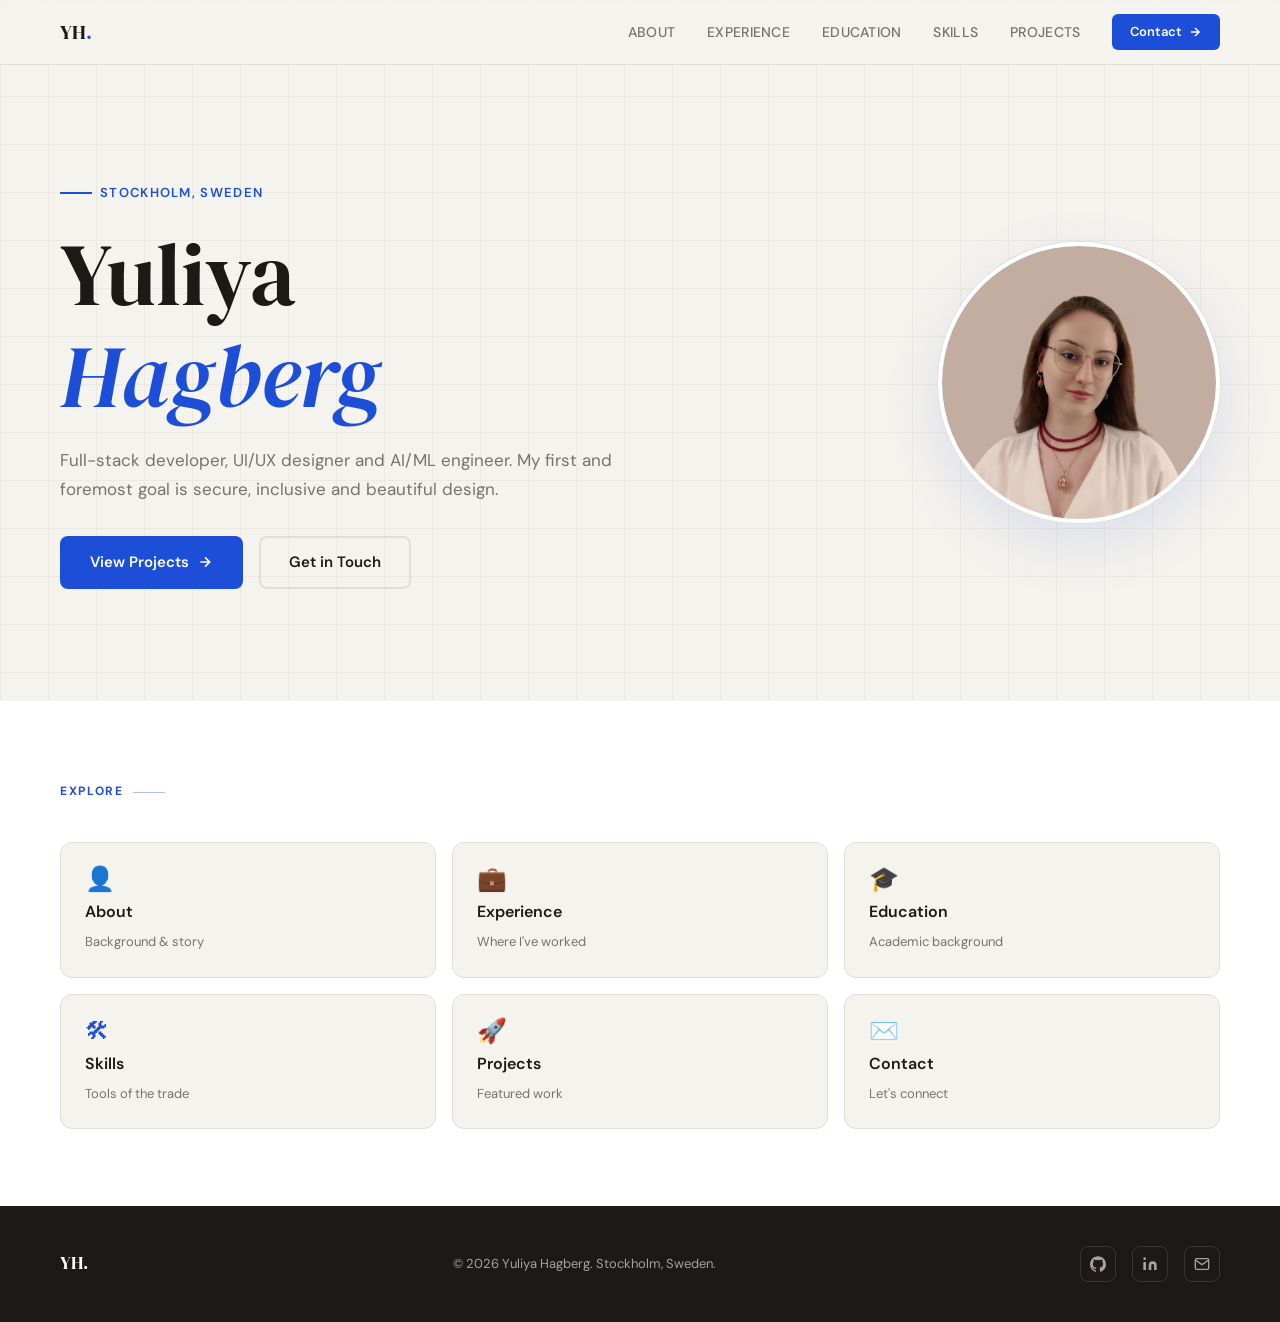
<file: index.html>
<!DOCTYPE html>
<html lang="en">
<head>
  <meta charset="UTF-8" />
  <meta name="viewport" content="width=device-width, initial-scale=1.0" />
  <title>Yuliya Hagberg — Frontend Developer & Designer</title>
  <meta name="description" content="Yuliya Hagberg is a Stockholm-based frontend developer and UI/UX designer with expertise in TypeScript, SvelteKit, React, Python, AI/ML integrations, and accessible design." />

  <!-- Open Graph -->
  <meta property="og:title" content="Yuliya Hagberg — Frontend Developer & Designer" />
  <meta property="og:description" content="Stockholm-based developer specialising in modern frontend frameworks, UI/UX design, AI integrations, and accessible web experiences." />
  <meta property="og:type" content="website" />
  <meta property="og:url" content="https://yuliyahagberg.github.io/" />

  <!-- Fonts -->
  <link rel="preconnect" href="https://fonts.googleapis.com" />
  <link rel="preconnect" href="https://fonts.gstatic.com" crossorigin />
  <link href="https://fonts.googleapis.com/css2?family=DM+Serif+Display:ital@0;1&family=DM+Sans:ital,opsz,wght@0,9..40,300;0,9..40,400;0,9..40,500;0,9..40,600;1,9..40,300&display=swap" rel="stylesheet" />

  <!-- Styles -->
  <link rel="stylesheet" href="/static/css/style.css" />

  
</head>
<body>

  <!-- Skip Navigation -->
  <a class="skip-link" href="#main">Skip to main content</a>

  <!-- Navigation -->
  
<nav class="nav" role="navigation" aria-label="Main navigation">
  <div class="container nav__inner">
    <a href="/" class="nav__logo" aria-label="Yuliya Hagberg — home">YH<span>.</span></a>
    <ul class="nav__links" role="list">
      <li><a href="/about/">About</a></li>
      <li><a href="/experience/">Experience</a></li>
      <li><a href="/education/">Education</a></li>
      <li><a href="/skills/">Skills</a></li>
      <li><a href="/portfolio/">Projects</a></li>
      <li>
        <a href="/contact/" class="nav__cta" aria-label="Go to contact page">
          Contact
          <svg width="14" height="14" viewBox="0 0 24 24" fill="none" stroke="currentColor" stroke-width="2.5" aria-hidden="true"><path d="M5 12h14M12 5l7 7-7 7"/></svg>
        </a>
      </li>
    </ul>
    <button class="nav__burger" aria-label="Toggle mobile menu" aria-expanded="false" aria-controls="mobile-nav">
      <svg width="22" height="22" viewBox="0 0 24 24" fill="none" stroke="currentColor" stroke-width="2" aria-hidden="true">
        <line x1="3" y1="6" x2="21" y2="6"/><line x1="3" y1="12" x2="21" y2="12"/><line x1="3" y1="18" x2="21" y2="18"/>
      </svg>
    </button>
  </div>
  <!-- Mobile menu -->
  <div id="mobile-nav" class="nav__mobile" role="menu" aria-label="Mobile navigation">
    <a href="/about/" role="menuitem">About</a>
    <a href="/experience/" role="menuitem">Experience</a>
    <a href="/education/" role="menuitem">Education</a>
    <a href="/skills/" role="menuitem">Skills</a>
    <a href="/portfolio/" role="menuitem">Projects</a>
    <a href="/contact/" role="menuitem">Contact</a>
  </div>
</nav>

  <!-- Main Content -->
  <main id="main">
    

<!-- ── Hero ─────────────────────────────────────────────────────────── -->
<section class="hero" aria-labelledby="hero-heading">
  <div class="container hero__inner">
    <div class="hero__content">
      <div class="hero__eyebrow animate">Stockholm, Sweden</div>
      <h1 id="hero-heading" class="animate animate-delay-1">
        Yuliya<br/><em>Hagberg</em>
      </h1>
      <p class="hero__bio animate animate-delay-2">
        Full-stack developer, UI/UX designer and AI/ML engineer. My first and foremost goal is secure, inclusive and beautiful design.
      </p>
      <div class="hero__actions animate animate-delay-3">
        <a href="/portfolio/" class="btn btn--primary">
          View Projects
          <svg width="16" height="16" viewBox="0 0 24 24" fill="none" stroke="currentColor" stroke-width="2.5" aria-hidden="true"><path d="M5 12h14M12 5l7 7-7 7"/></svg>
        </a>
        <a href="/contact/" class="btn btn--secondary">
          Get in Touch
        </a>
      </div>
    </div>
    <div class="hero__avatar" role="img" aria-label="Yuliya Hagberg profile photo">
      <img src="/static/images/photo.jpg" alt="Yuliya Hagberg"
           style="width:100%;height:100%;object-fit:cover;border-radius:50%;"
           onerror="this.style.display='none';this.nextElementSibling.style.display='block';" />
      <!-- Fallback SVG shown if photo.jpg is missing -->
      <svg viewBox="0 0 24 24" fill="none" stroke="currentColor" stroke-width="1.5"
           style="display:none;width:55%;height:55%;color:var(--accent);opacity:.6;" aria-hidden="true">
        <circle cx="12" cy="8" r="4"/><path d="M4 20c0-4 3.6-7 8-7s8 3 8 7"/>
      </svg>
    </div>
  </div>
</section>

<!-- ── Quick nav tiles ──────────────────────────────────────────────── -->
<section style="background: var(--surface); padding-block: clamp(3rem, 6vw, 5rem);">
  <div class="container">
    <div class="section-label" aria-hidden="true">Explore</div>
    <div style="display:grid; grid-template-columns: repeat(auto-fill, minmax(300px, 1fr)); gap:1rem; margin-top:1.5rem;">

      <a href="/about/" class="stat-card" style="text-decoration:none; transition: box-shadow 220ms, transform 220ms; display:block;">
        <div class="stat-card__num" style="font-size:1.5rem;">👤</div>
        <div style="font-weight:600; margin-top:.5rem;">About</div>
        <div class="stat-card__label">Background &amp; story</div>
      </a>

      <a href="/experience/" class="stat-card" style="text-decoration:none; transition: box-shadow 220ms, transform 220ms; display:block;">
        <div class="stat-card__num" style="font-size:1.5rem;">💼</div>
        <div style="font-weight:600; margin-top:.5rem;">Experience</div>
        <div class="stat-card__label">Where I've worked</div>
      </a>

      <a href="/education/" class="stat-card" style="text-decoration:none; transition: box-shadow 220ms, transform 220ms; display:block;">
        <div class="stat-card__num" style="font-size:1.5rem;">🎓</div>
        <div style="font-weight:600; margin-top:.5rem;">Education</div>
        <div class="stat-card__label">Academic background</div>
      </a>

      <a href="/skills/" class="stat-card" style="text-decoration:none; transition: box-shadow 220ms, transform 220ms; display:block;">
        <div class="stat-card__num" style="font-size:1.5rem;">🛠</div>
        <div style="font-weight:600; margin-top:.5rem;">Skills</div>
        <div class="stat-card__label">Tools of the trade</div>
      </a>

      <a href="/portfolio/" class="stat-card" style="text-decoration:none; transition: box-shadow 220ms, transform 220ms; display:block;">
        <div class="stat-card__num" style="font-size:1.5rem;">🚀</div>
        <div style="font-weight:600; margin-top:.5rem;">Projects</div>
        <div class="stat-card__label">Featured work</div>
      </a>

      <a href="/contact/" class="stat-card" style="text-decoration:none; transition: box-shadow 220ms, transform 220ms; display:block;">
        <div class="stat-card__num" style="font-size:1.5rem;">✉️</div>
        <div style="font-weight:600; margin-top:.5rem;">Contact</div>
        <div class="stat-card__label">Let's connect</div>
      </a>

    </div>
  </div>
</section>


  </main>

  <!-- Footer -->
  <footer role="contentinfo">
  <div class="container footer-inner">
    <span class="footer-logo">YH.</span>
    <span class="footer-copy">&copy; <span id="year"></span> Yuliya Hagberg. Stockholm, Sweden.</span>
    <nav class="footer-social" aria-label="Social media links">
      <a href="https://github.com/YuliyaHagberg" target="_blank" rel="noopener noreferrer" aria-label="GitHub (opens in new tab)">
        <svg viewBox="0 0 24 24" fill="currentColor" aria-hidden="true"><path d="M12 .297c-6.63 0-12 5.373-12 12 0 5.303 3.438 9.8 8.205 11.385.6.113.82-.258.82-.577 0-.285-.01-1.04-.015-2.04-3.338.724-4.042-1.61-4.042-1.61C4.422 18.07 3.633 17.7 3.633 17.7c-1.087-.744.084-.729.084-.729 1.205.084 1.838 1.236 1.838 1.236 1.07 1.835 2.809 1.305 3.495.998.108-.776.417-1.305.76-1.605-2.665-.3-5.466-1.332-5.466-5.93 0-1.31.465-2.38 1.235-3.22-.135-.303-.54-1.523.105-3.176 0 0 1.005-.322 3.3 1.23.96-.267 1.98-.399 3-.405 1.02.006 2.04.138 3 .405 2.28-1.552 3.285-1.23 3.285-1.23.645 1.653.24 2.873.12 3.176.765.84 1.23 1.91 1.23 3.22 0 4.61-2.805 5.625-5.475 5.92.42.36.81 1.096.81 2.22 0 1.606-.015 2.896-.015 3.286 0 .315.21.69.825.57C20.565 22.092 24 17.592 24 12.297c0-6.627-5.373-12-12-12"/></svg>
      </a>
      <a href="https://www.linkedin.com/in/yuliyahagberg/" target="_blank" rel="noopener noreferrer" aria-label="LinkedIn (opens in new tab)">
        <svg viewBox="0 0 24 24" fill="currentColor" aria-hidden="true"><path d="M16 8a6 6 0 0 1 6 6v7h-4v-7a2 2 0 0 0-2-2 2 2 0 0 0-2 2v7h-4v-7a6 6 0 0 1 6-6z"/><rect x="2" y="9" width="4" height="12"/><circle cx="4" cy="4" r="2"/></svg>
      </a>
      <a href="mailto:yuliya.swe@gmail.com" aria-label="Email Yuliya">
        <svg viewBox="0 0 24 24" fill="none" stroke="currentColor" stroke-width="2" aria-hidden="true"><path d="M4 4h16c1.1 0 2 .9 2 2v12c0 1.1-.9 2-2 2H4c-1.1 0-2-.9-2-2V6c0-1.1.9-2 2-2z"/><polyline points="22,6 12,13 2,6"/></svg>
      </a>
    </nav>
  </div>
</footer>

  <!-- Scripts -->
  <script src="/static/js/main.js"></script>
  

</body>
</html>
</file>
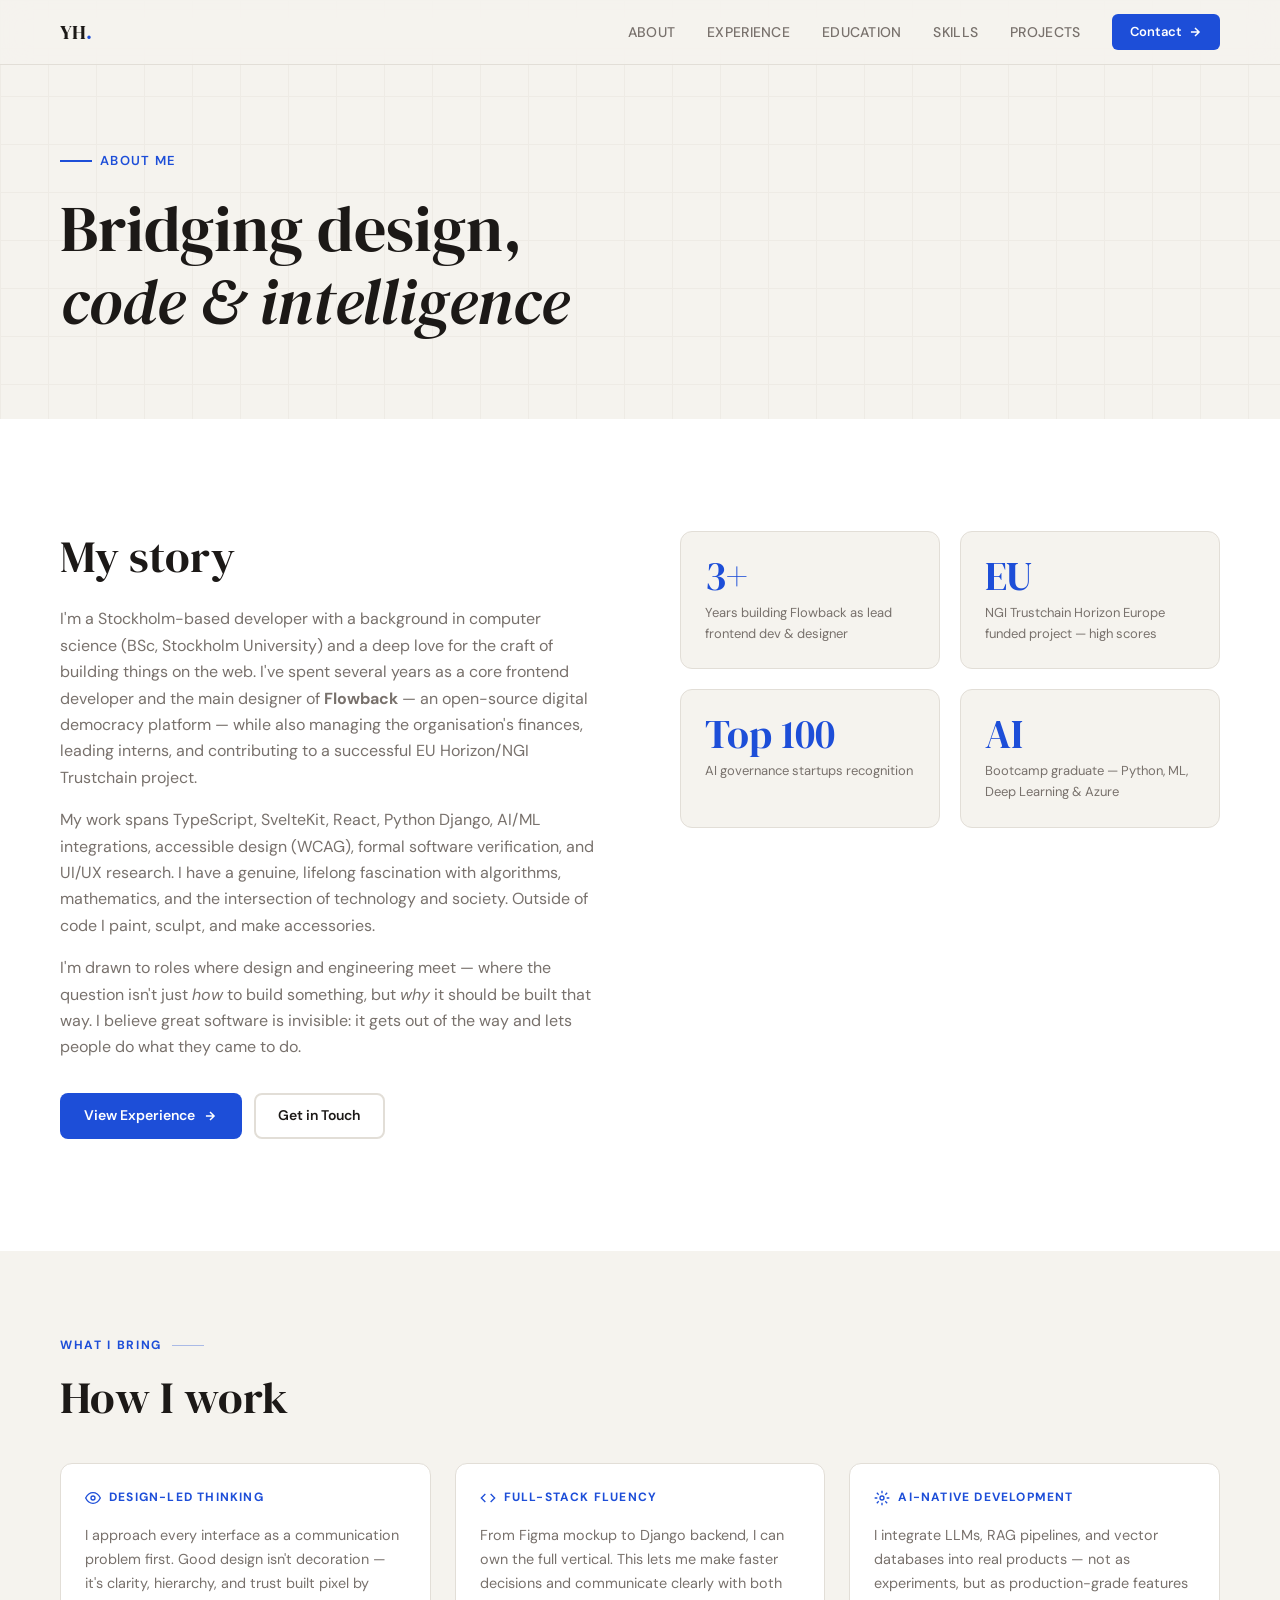
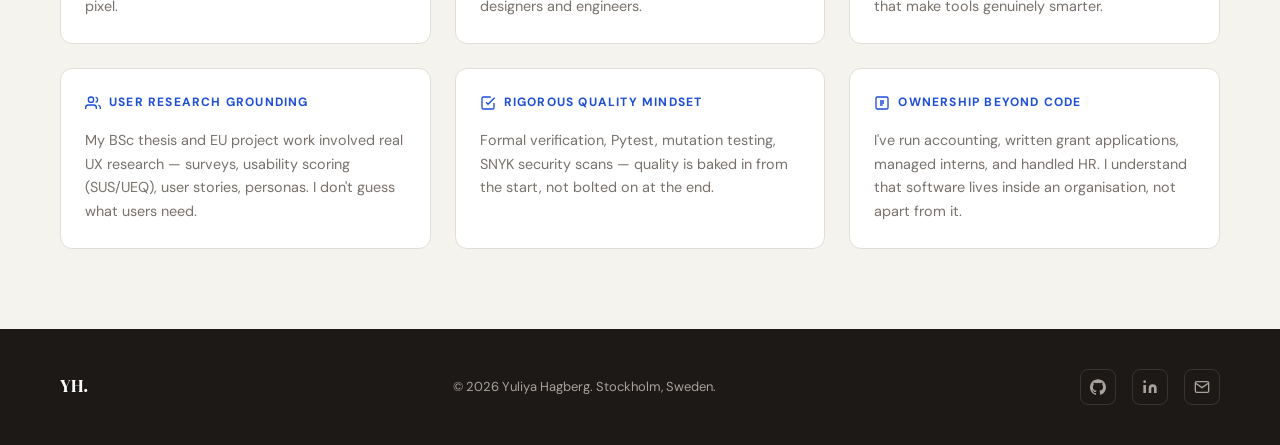
<file: about/index.html>
<!DOCTYPE html>
<html lang="en">
<head>
  <meta charset="UTF-8" />
  <meta name="viewport" content="width=device-width, initial-scale=1.0" />
  <title>About — Yuliya Hagberg</title>
  <meta name="description" content="Stockholm-based frontend developer and UI/UX designer. Background in computer science, digital democracy, AI/ML, and accessible design." />

  <!-- Open Graph -->
  <meta property="og:title" content="Yuliya Hagberg — Frontend Developer & Designer" />
  <meta property="og:description" content="Stockholm-based developer specialising in modern frontend frameworks, UI/UX design, AI integrations, and accessible web experiences." />
  <meta property="og:type" content="website" />
  <meta property="og:url" content="https://yuliyahagberg.github.io/" />

  <!-- Fonts -->
  <link rel="preconnect" href="https://fonts.googleapis.com" />
  <link rel="preconnect" href="https://fonts.gstatic.com" crossorigin />
  <link href="https://fonts.googleapis.com/css2?family=DM+Serif+Display:ital@0;1&family=DM+Sans:ital,opsz,wght@0,9..40,300;0,9..40,400;0,9..40,500;0,9..40,600;1,9..40,300&display=swap" rel="stylesheet" />

  <!-- Styles -->
  <link rel="stylesheet" href="/static/css/style.css" />

  
</head>
<body>

  <!-- Skip Navigation -->
  <a class="skip-link" href="#main">Skip to main content</a>

  <!-- Navigation -->
  
<nav class="nav" role="navigation" aria-label="Main navigation">
  <div class="container nav__inner">
    <a href="/" class="nav__logo" aria-label="Yuliya Hagberg — home">YH<span>.</span></a>
    <ul class="nav__links" role="list">
      <li><a href="/about/">About</a></li>
      <li><a href="/experience/">Experience</a></li>
      <li><a href="/education/">Education</a></li>
      <li><a href="/skills/">Skills</a></li>
      <li><a href="/portfolio/">Projects</a></li>
      <li>
        <a href="/contact/" class="nav__cta" aria-label="Go to contact page">
          Contact
          <svg width="14" height="14" viewBox="0 0 24 24" fill="none" stroke="currentColor" stroke-width="2.5" aria-hidden="true"><path d="M5 12h14M12 5l7 7-7 7"/></svg>
        </a>
      </li>
    </ul>
    <button class="nav__burger" aria-label="Toggle mobile menu" aria-expanded="false" aria-controls="mobile-nav">
      <svg width="22" height="22" viewBox="0 0 24 24" fill="none" stroke="currentColor" stroke-width="2" aria-hidden="true">
        <line x1="3" y1="6" x2="21" y2="6"/><line x1="3" y1="12" x2="21" y2="12"/><line x1="3" y1="18" x2="21" y2="18"/>
      </svg>
    </button>
  </div>
  <!-- Mobile menu -->
  <div id="mobile-nav" class="nav__mobile" role="menu" aria-label="Mobile navigation">
    <a href="/about/" role="menuitem">About</a>
    <a href="/experience/" role="menuitem">Experience</a>
    <a href="/education/" role="menuitem">Education</a>
    <a href="/skills/" role="menuitem">Skills</a>
    <a href="/portfolio/" role="menuitem">Projects</a>
    <a href="/contact/" role="menuitem">Contact</a>
  </div>
</nav>

  <!-- Main Content -->
  <main id="main">
    

<!-- ── Page Hero ─────────────────────────────────────────────────────── -->
<section class="page-hero" aria-labelledby="about-hero-heading">
  <div class="container page-hero__inner">
    <div class="hero__eyebrow animate">About me</div>
    <h1 id="about-hero-heading" class="animate animate-delay-1">
      Bridging design,<br/><em>code &amp; intelligence</em>
    </h1>
  </div>
</section>

<!-- ── About content ─────────────────────────────────────────────────── -->
<section class="about-section" aria-labelledby="about-heading">
  <div class="container">
    <div class="about__grid">

      <div class="about__text reveal">
        <h2 id="about-heading" class="section-title" style="margin-bottom:1.5rem;">My story</h2>
        <p>
          I'm a Stockholm-based developer with a background in computer science (BSc, Stockholm University) and a deep love for the craft of building things on the web. I've spent several years as a core frontend developer and the main designer of <strong>Flowback</strong> — an open-source digital democracy platform — while also managing the organisation's finances, leading interns, and contributing to a successful EU Horizon/NGI Trustchain project.
        </p>
        <p style="margin-top:1rem;">
          My work spans TypeScript, SvelteKit, React, Python Django, AI/ML integrations, accessible design (WCAG), formal software verification, and UI/UX research. I have a genuine, lifelong fascination with algorithms, mathematics, and the intersection of technology and society. Outside of code I paint, sculpt, and make accessories.
        </p>
        <p style="margin-top:1rem;">
          I'm drawn to roles where design and engineering meet — where the question isn't just <em>how</em> to build something, but <em>why</em> it should be built that way. I believe great software is invisible: it gets out of the way and lets people do what they came to do.
        </p>
        <div style="margin-top:2rem; display:flex; flex-wrap:wrap; gap:.75rem;">
          <a href="/experience/" class="btn btn--primary" style="font-size:.875rem; padding:.6rem 1.4rem;">
            View Experience
            <svg width="14" height="14" viewBox="0 0 24 24" fill="none" stroke="currentColor" stroke-width="2.5" aria-hidden="true"><path d="M5 12h14M12 5l7 7-7 7"/></svg>
          </a>
          <a href="/contact/" class="btn btn--secondary" style="font-size:.875rem; padding:.6rem 1.4rem;">
            Get in Touch
          </a>
        </div>
      </div>

      <div class="about__stats reveal reveal-delay-1">
        <div class="stat-card">
          <div class="stat-card__num">3+</div>
          <div class="stat-card__label">Years building Flowback as lead frontend dev &amp; designer</div>
        </div>
        <div class="stat-card">
          <div class="stat-card__num">EU</div>
          <div class="stat-card__label">NGI Trustchain Horizon Europe funded project — high scores</div>
        </div>
        <div class="stat-card">
          <div class="stat-card__num">Top 100</div>
          <div class="stat-card__label">AI governance startups recognition</div>
        </div>
        <div class="stat-card">
          <div class="stat-card__num">AI</div>
          <div class="stat-card__label">Bootcamp graduate — Python, ML, Deep Learning &amp; Azure</div>
        </div>
      </div>

    </div>
  </div>
</section>

<!-- ── Values / what I bring ─────────────────────────────────────────── -->
<section aria-labelledby="values-heading" style="padding-block: clamp(3rem, 7vw, 5rem);">
  <div class="container">
    <div class="section-label" aria-hidden="true">What I bring</div>
    <h2 id="values-heading" class="section-title reveal">How I work</h2>
    <div style="display:grid; grid-template-columns: repeat(auto-fill, minmax(280px, 1fr)); gap:1.5rem;">

      <div class="skill-group reveal">
        <div class="skill-group__title">
          <svg viewBox="0 0 24 24" fill="none" stroke="currentColor" stroke-width="2" aria-hidden="true"><path d="M1 12s4-8 11-8 11 8 11 8-4 8-11 8-11-8-11-8z"/><circle cx="12" cy="12" r="3"/></svg>
          Design-led thinking
        </div>
        <p style="font-size:.9rem; color:var(--muted); line-height:1.65;">
          I approach every interface as a communication problem first. Good design isn't decoration — it's clarity, hierarchy, and trust built pixel by pixel.
        </p>
      </div>

      <div class="skill-group reveal reveal-delay-1">
        <div class="skill-group__title">
          <svg viewBox="0 0 24 24" fill="none" stroke="currentColor" stroke-width="2" aria-hidden="true"><polyline points="16 18 22 12 16 6"/><polyline points="8 6 2 12 8 18"/></svg>
          Full-stack fluency
        </div>
        <p style="font-size:.9rem; color:var(--muted); line-height:1.65;">
          From Figma mockup to Django backend, I can own the full vertical. This lets me make faster decisions and communicate clearly with both designers and engineers.
        </p>
      </div>

      <div class="skill-group reveal reveal-delay-2">
        <div class="skill-group__title">
          <svg viewBox="0 0 24 24" fill="none" stroke="currentColor" stroke-width="2" aria-hidden="true"><circle cx="12" cy="12" r="3"/><path d="M12 1v4M12 19v4M4.22 4.22l2.83 2.83M16.95 16.95l2.83 2.83M1 12h4M19 12h4M4.22 19.78l2.83-2.83M16.95 7.05l2.83-2.83"/></svg>
          AI-native development
        </div>
        <p style="font-size:.9rem; color:var(--muted); line-height:1.65;">
          I integrate LLMs, RAG pipelines, and vector databases into real products — not as experiments, but as production-grade features that make tools genuinely smarter.
        </p>
      </div>

      <div class="skill-group reveal">
        <div class="skill-group__title">
          <svg viewBox="0 0 24 24" fill="none" stroke="currentColor" stroke-width="2" aria-hidden="true"><path d="M17 21v-2a4 4 0 0 0-4-4H5a4 4 0 0 0-4 4v2"/><circle cx="9" cy="7" r="4"/><path d="M23 21v-2a4 4 0 0 0-3-3.87"/><path d="M16 3.13a4 4 0 0 1 0 7.75"/></svg>
          User research grounding
        </div>
        <p style="font-size:.9rem; color:var(--muted); line-height:1.65;">
          My BSc thesis and EU project work involved real UX research — surveys, usability scoring (SUS/UEQ), user stories, personas. I don't guess what users need.
        </p>
      </div>

      <div class="skill-group reveal reveal-delay-1">
        <div class="skill-group__title">
          <svg viewBox="0 0 24 24" fill="none" stroke="currentColor" stroke-width="2" aria-hidden="true"><path d="M9 11l3 3L22 4"/><path d="M21 12v7a2 2 0 0 1-2 2H5a2 2 0 0 1-2-2V5a2 2 0 0 1 2-2h11"/></svg>
          Rigorous quality mindset
        </div>
        <p style="font-size:.9rem; color:var(--muted); line-height:1.65;">
          Formal verification, Pytest, mutation testing, SNYK security scans — quality is baked in from the start, not bolted on at the end.
        </p>
      </div>

      <div class="skill-group reveal reveal-delay-2">
        <div class="skill-group__title">
          <svg viewBox="0 0 24 24" fill="none" stroke="currentColor" stroke-width="2" aria-hidden="true"><rect x="3" y="3" width="18" height="18" rx="2"/><path d="M9 9h6M9 12h6M9 15h4"/></svg>
          Ownership beyond code
        </div>
        <p style="font-size:.9rem; color:var(--muted); line-height:1.65;">
          I've run accounting, written grant applications, managed interns, and handled HR. I understand that software lives inside an organisation, not apart from it.
        </p>
      </div>

    </div>
  </div>
</section>


  </main>

  <!-- Footer -->
  <footer role="contentinfo">
  <div class="container footer-inner">
    <span class="footer-logo">YH.</span>
    <span class="footer-copy">&copy; <span id="year"></span> Yuliya Hagberg. Stockholm, Sweden.</span>
    <nav class="footer-social" aria-label="Social media links">
      <a href="https://github.com/YuliyaHagberg" target="_blank" rel="noopener noreferrer" aria-label="GitHub (opens in new tab)">
        <svg viewBox="0 0 24 24" fill="currentColor" aria-hidden="true"><path d="M12 .297c-6.63 0-12 5.373-12 12 0 5.303 3.438 9.8 8.205 11.385.6.113.82-.258.82-.577 0-.285-.01-1.04-.015-2.04-3.338.724-4.042-1.61-4.042-1.61C4.422 18.07 3.633 17.7 3.633 17.7c-1.087-.744.084-.729.084-.729 1.205.084 1.838 1.236 1.838 1.236 1.07 1.835 2.809 1.305 3.495.998.108-.776.417-1.305.76-1.605-2.665-.3-5.466-1.332-5.466-5.93 0-1.31.465-2.38 1.235-3.22-.135-.303-.54-1.523.105-3.176 0 0 1.005-.322 3.3 1.23.96-.267 1.98-.399 3-.405 1.02.006 2.04.138 3 .405 2.28-1.552 3.285-1.23 3.285-1.23.645 1.653.24 2.873.12 3.176.765.84 1.23 1.91 1.23 3.22 0 4.61-2.805 5.625-5.475 5.92.42.36.81 1.096.81 2.22 0 1.606-.015 2.896-.015 3.286 0 .315.21.69.825.57C20.565 22.092 24 17.592 24 12.297c0-6.627-5.373-12-12-12"/></svg>
      </a>
      <a href="https://www.linkedin.com/in/yuliyahagberg/" target="_blank" rel="noopener noreferrer" aria-label="LinkedIn (opens in new tab)">
        <svg viewBox="0 0 24 24" fill="currentColor" aria-hidden="true"><path d="M16 8a6 6 0 0 1 6 6v7h-4v-7a2 2 0 0 0-2-2 2 2 0 0 0-2 2v7h-4v-7a6 6 0 0 1 6-6z"/><rect x="2" y="9" width="4" height="12"/><circle cx="4" cy="4" r="2"/></svg>
      </a>
      <a href="mailto:yuliya.swe@gmail.com" aria-label="Email Yuliya">
        <svg viewBox="0 0 24 24" fill="none" stroke="currentColor" stroke-width="2" aria-hidden="true"><path d="M4 4h16c1.1 0 2 .9 2 2v12c0 1.1-.9 2-2 2H4c-1.1 0-2-.9-2-2V6c0-1.1.9-2 2-2z"/><polyline points="22,6 12,13 2,6"/></svg>
      </a>
    </nav>
  </div>
</footer>

  <!-- Scripts -->
  <script src="/static/js/main.js"></script>
  

</body>
</html>
</file>
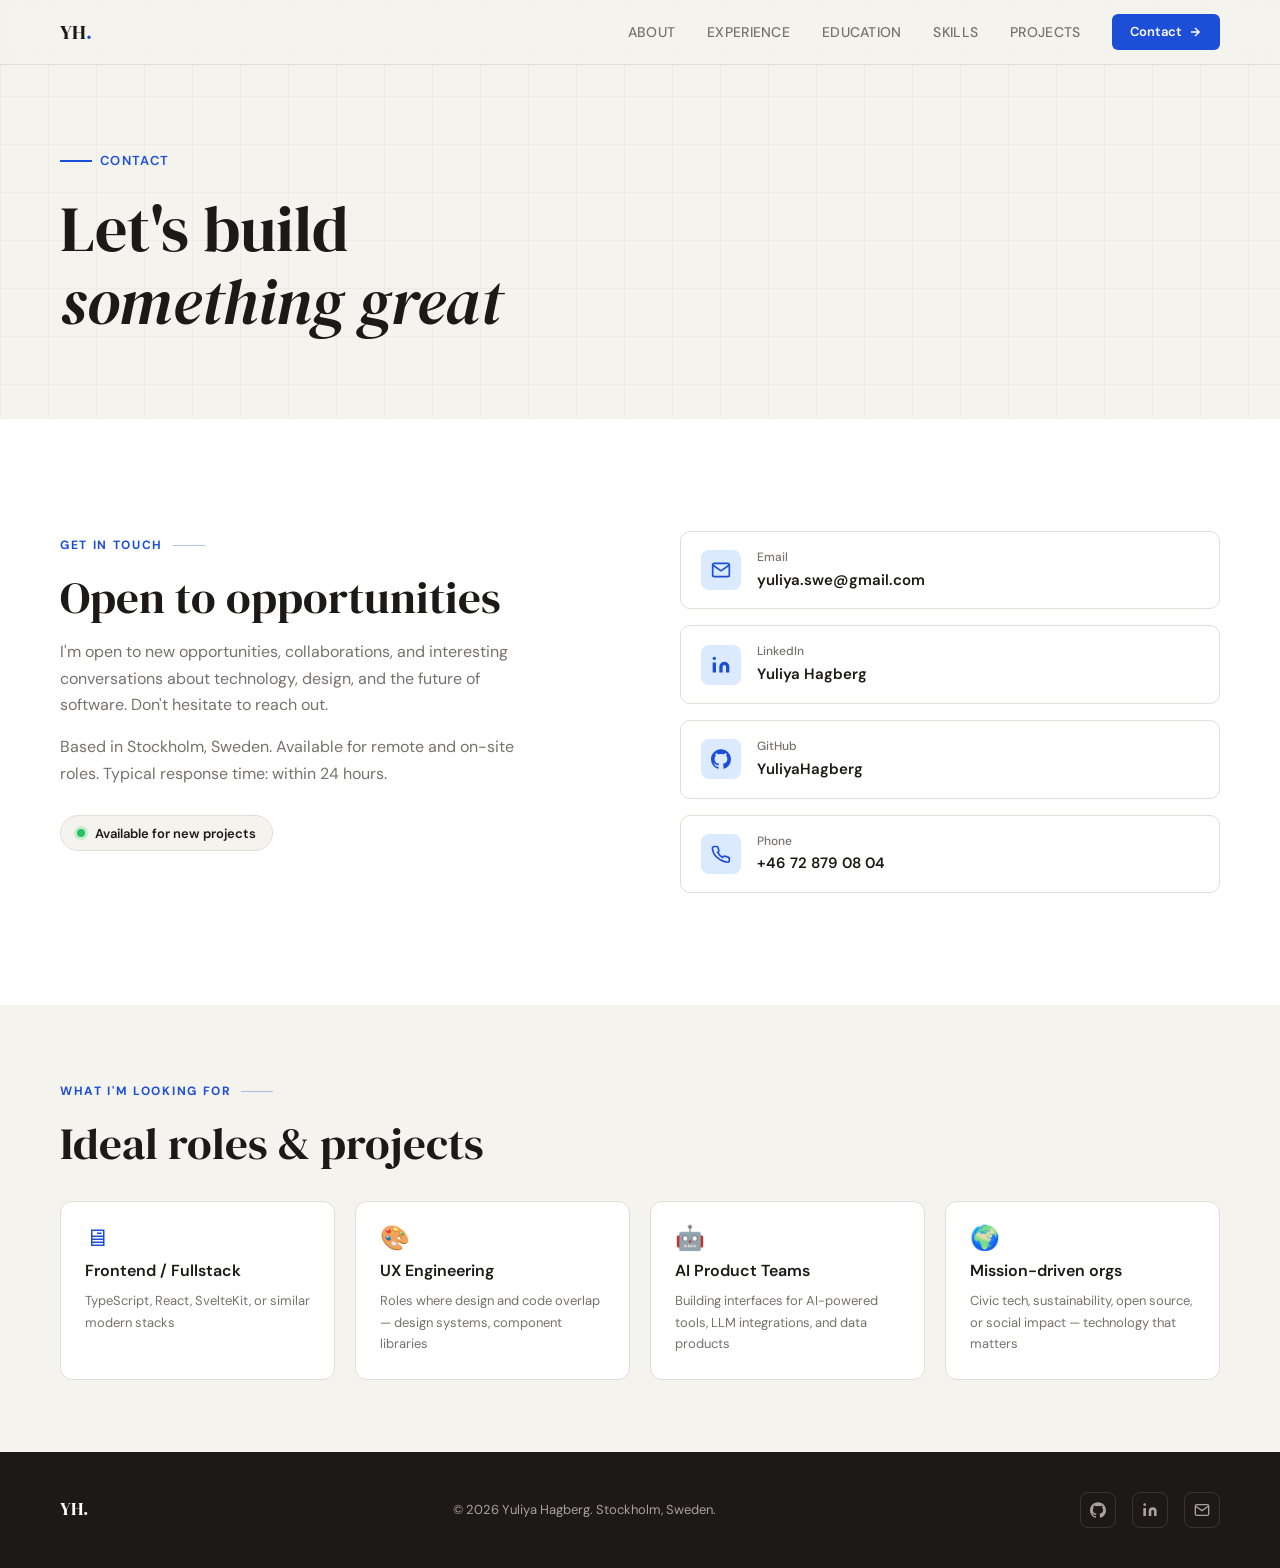
<file: contact/index.html>
<!DOCTYPE html>
<html lang="en">
<head>
  <meta charset="UTF-8" />
  <meta name="viewport" content="width=device-width, initial-scale=1.0" />
  <title>Contact — Yuliya Hagberg</title>
  <meta name="description" content="Get in touch with Yuliya Hagberg — Stockholm-based frontend developer and UI/UX designer open to new opportunities." />

  <!-- Open Graph -->
  <meta property="og:title" content="Yuliya Hagberg — Frontend Developer & Designer" />
  <meta property="og:description" content="Stockholm-based developer specialising in modern frontend frameworks, UI/UX design, AI integrations, and accessible web experiences." />
  <meta property="og:type" content="website" />
  <meta property="og:url" content="https://yuliyahagberg.github.io/" />

  <!-- Fonts -->
  <link rel="preconnect" href="https://fonts.googleapis.com" />
  <link rel="preconnect" href="https://fonts.gstatic.com" crossorigin />
  <link href="https://fonts.googleapis.com/css2?family=DM+Serif+Display:ital@0;1&family=DM+Sans:ital,opsz,wght@0,9..40,300;0,9..40,400;0,9..40,500;0,9..40,600;1,9..40,300&display=swap" rel="stylesheet" />

  <!-- Styles -->
  <link rel="stylesheet" href="/static/css/style.css" />

  
<style>
  @media (max-width: 700px) {
    .contact-inner { grid-template-columns: 1fr !important; }
  }
  .stat-card { transition: box-shadow var(--transition), transform var(--transition); }
  .stat-card:hover { box-shadow: 0 6px 20px rgba(0,0,0,.07); transform: translateY(-2px); }
</style>

</head>
<body>

  <!-- Skip Navigation -->
  <a class="skip-link" href="#main">Skip to main content</a>

  <!-- Navigation -->
  
<nav class="nav" role="navigation" aria-label="Main navigation">
  <div class="container nav__inner">
    <a href="/" class="nav__logo" aria-label="Yuliya Hagberg — home">YH<span>.</span></a>
    <ul class="nav__links" role="list">
      <li><a href="/about/">About</a></li>
      <li><a href="/experience/">Experience</a></li>
      <li><a href="/education/">Education</a></li>
      <li><a href="/skills/">Skills</a></li>
      <li><a href="/portfolio/">Projects</a></li>
      <li>
        <a href="/contact/" class="nav__cta" aria-label="Go to contact page">
          Contact
          <svg width="14" height="14" viewBox="0 0 24 24" fill="none" stroke="currentColor" stroke-width="2.5" aria-hidden="true"><path d="M5 12h14M12 5l7 7-7 7"/></svg>
        </a>
      </li>
    </ul>
    <button class="nav__burger" aria-label="Toggle mobile menu" aria-expanded="false" aria-controls="mobile-nav">
      <svg width="22" height="22" viewBox="0 0 24 24" fill="none" stroke="currentColor" stroke-width="2" aria-hidden="true">
        <line x1="3" y1="6" x2="21" y2="6"/><line x1="3" y1="12" x2="21" y2="12"/><line x1="3" y1="18" x2="21" y2="18"/>
      </svg>
    </button>
  </div>
  <!-- Mobile menu -->
  <div id="mobile-nav" class="nav__mobile" role="menu" aria-label="Mobile navigation">
    <a href="/about/" role="menuitem">About</a>
    <a href="/experience/" role="menuitem">Experience</a>
    <a href="/education/" role="menuitem">Education</a>
    <a href="/skills/" role="menuitem">Skills</a>
    <a href="/portfolio/" role="menuitem">Projects</a>
    <a href="/contact/" role="menuitem">Contact</a>
  </div>
</nav>

  <!-- Main Content -->
  <main id="main">
    

<!-- ── Page Hero ─────────────────────────────────────────────────────── -->
<section class="page-hero" aria-labelledby="contact-hero-heading">
  <div class="container page-hero__inner">
    <div class="hero__eyebrow animate">Contact</div>
    <h1 id="contact-hero-heading" class="animate animate-delay-1">
      Let's build<br/><em>something great</em>
    </h1>
  </div>
</section>

<!-- ── Contact section ───────────────────────────────────────────────── -->
<section class="contact-section" aria-labelledby="contact-heading">
  <div class="container">
    <div class="contact-inner">

      <div class="contact-blurb reveal">
        <div class="section-label" aria-hidden="true">Get in touch</div>
        <h2 id="contact-heading">Open to opportunities</h2>
        <p style="margin-top:1rem;">
          I'm open to new opportunities, collaborations, and interesting conversations about technology, design, and the future of software. Don't hesitate to reach out.
        </p>
        <p style="margin-top:1rem; color:var(--muted);">
          Based in Stockholm, Sweden. Available for remote and on-site roles. Typical response time: within 24 hours.
        </p>

        <!-- Availability badge -->
        <div style="margin-top:1.75rem; display:inline-flex; align-items:center; gap:.6rem;
                    background:var(--bg); border:1px solid var(--border); border-radius:999px;
                    padding:.4rem 1rem; font-size:.8125rem; font-weight:600; color:var(--text);">
          <span style="width:8px; height:8px; border-radius:50%; background:#22c55e; display:inline-block;
                       box-shadow: 0 0 0 3px rgba(34,197,94,.2);" aria-hidden="true"></span>
          Available for new projects
        </div>
      </div>

      <div class="contact-links reveal reveal-delay-1" role="list" aria-label="Contact information">

        <a href="mailto:yuliya.swe@gmail.com" class="contact-item" role="listitem" aria-label="Send email to yuliya.swe@gmail.com">
          <div class="contact-item__icon" aria-hidden="true">
            <svg viewBox="0 0 24 24" fill="none" stroke="currentColor" stroke-width="2"><path d="M4 4h16c1.1 0 2 .9 2 2v12c0 1.1-.9 2-2 2H4c-1.1 0-2-.9-2-2V6c0-1.1.9-2 2-2z"/><polyline points="22,6 12,13 2,6"/></svg>
          </div>
          <div>
            <div class="contact-item__label">Email</div>
            <div class="contact-item__value">yuliya.swe@gmail.com</div>
          </div>
        </a>

        <a href="https://www.linkedin.com/in/yuliyahagberg/" class="contact-item" target="_blank" rel="noopener noreferrer" role="listitem" aria-label="Visit LinkedIn profile (opens in new tab)">
          <div class="contact-item__icon" aria-hidden="true">
            <svg viewBox="0 0 24 24" fill="currentColor"><path d="M16 8a6 6 0 0 1 6 6v7h-4v-7a2 2 0 0 0-2-2 2 2 0 0 0-2 2v7h-4v-7a6 6 0 0 1 6-6z"/><rect x="2" y="9" width="4" height="12"/><circle cx="4" cy="4" r="2"/></svg>
          </div>
          <div>
            <div class="contact-item__label">LinkedIn</div>
            <div class="contact-item__value">Yuliya Hagberg</div>
          </div>
        </a>

        <a href="https://github.com/YuliyaHagberg" class="contact-item" target="_blank" rel="noopener noreferrer" role="listitem" aria-label="Visit GitHub profile (opens in new tab)">
          <div class="contact-item__icon" aria-hidden="true">
            <svg viewBox="0 0 24 24" fill="currentColor"><path d="M12 .297c-6.63 0-12 5.373-12 12 0 5.303 3.438 9.8 8.205 11.385.6.113.82-.258.82-.577 0-.285-.01-1.04-.015-2.04-3.338.724-4.042-1.61-4.042-1.61C4.422 18.07 3.633 17.7 3.633 17.7c-1.087-.744.084-.729.084-.729 1.205.084 1.838 1.236 1.838 1.236 1.07 1.835 2.809 1.305 3.495.998.108-.776.417-1.305.76-1.605-2.665-.3-5.466-1.332-5.466-5.93 0-1.31.465-2.38 1.235-3.22-.135-.303-.54-1.523.105-3.176 0 0 1.005-.322 3.3 1.23.96-.267 1.98-.399 3-.405 1.02.006 2.04.138 3 .405 2.28-1.552 3.285-1.23 3.285-1.23.645 1.653.24 2.873.12 3.176.765.84 1.23 1.91 1.23 3.22 0 4.61-2.805 5.625-5.475 5.92.42.36.81 1.096.81 2.22 0 1.606-.015 2.896-.015 3.286 0 .315.21.69.825.57C20.565 22.092 24 17.592 24 12.297c0-6.627-5.373-12-12-12"/></svg>
          </div>
          <div>
            <div class="contact-item__label">GitHub</div>
            <div class="contact-item__value">YuliyaHagberg</div>
          </div>
        </a>

        <div class="contact-item" style="cursor:default;" aria-label="Phone number">
          <div class="contact-item__icon" aria-hidden="true">
            <svg viewBox="0 0 24 24" fill="none" stroke="currentColor" stroke-width="2"><path d="M22 16.92v3a2 2 0 0 1-2.18 2 19.79 19.79 0 0 1-8.63-3.07A19.5 19.5 0 0 1 4.69 13.6 19.79 19.79 0 0 1 1.61 5 2 2 0 0 1 3.6 3h3a2 2 0 0 1 2 1.72c.127.96.361 1.903.7 2.81a2 2 0 0 1-.45 2.11L7.91 10.09a16 16 0 0 0 6 6l.86-.86a2 2 0 0 1 2.11-.45c.907.339 1.85.573 2.81.7A2 2 0 0 1 21.54 17z"/></svg>
          </div>
          <div>
            <div class="contact-item__label">Phone</div>
            <div class="contact-item__value">+46 72 879 08 04</div>
          </div>
        </div>

      </div>
    </div>
  </div>
</section>

<!-- ── What I'm looking for ──────────────────────────────────────────── -->
<section style="padding-block: clamp(3rem, 6vw, 4.5rem);">
  <div class="container">
    <div class="section-label" aria-hidden="true">What I'm looking for</div>
    <h2 class="section-title reveal" style="margin-bottom:2rem;">Ideal roles &amp; projects</h2>
    <div style="display:grid; grid-template-columns: repeat(auto-fill, minmax(240px, 1fr)); gap:1.25rem;">

      <div class="stat-card reveal" style="background: var(--surface);">
        <div class="stat-card__num" style="font-size:1.5rem;">🖥</div>
        <div style="font-weight:600; margin-top:.5rem; font-family:var(--sans);">Frontend / Fullstack</div>
        <div class="stat-card__label">TypeScript, React, SvelteKit, or similar modern stacks</div>
      </div>

      <div class="stat-card reveal reveal-delay-1" style="background: var(--surface);">
        <div class="stat-card__num" style="font-size:1.5rem;">🎨</div>
        <div style="font-weight:600; margin-top:.5rem; font-family:var(--sans);">UX Engineering</div>
        <div class="stat-card__label">Roles where design and code overlap — design systems, component libraries</div>
      </div>

      <div class="stat-card reveal reveal-delay-2" style="background: var(--surface);">
        <div class="stat-card__num" style="font-size:1.5rem;">🤖</div>
        <div style="font-weight:600; margin-top:.5rem; font-family:var(--sans);">AI Product Teams</div>
        <div class="stat-card__label">Building interfaces for AI-powered tools, LLM integrations, and data products</div>
      </div>

      <div class="stat-card reveal reveal-delay-3" style="background: var(--surface);">
        <div class="stat-card__num" style="font-size:1.5rem;">🌍</div>
        <div style="font-weight:600; margin-top:.5rem; font-family:var(--sans);">Mission-driven orgs</div>
        <div class="stat-card__label">Civic tech, sustainability, open source, or social impact — technology that matters</div>
      </div>

    </div>
  </div>
</section>


  </main>

  <!-- Footer -->
  <footer role="contentinfo">
  <div class="container footer-inner">
    <span class="footer-logo">YH.</span>
    <span class="footer-copy">&copy; <span id="year"></span> Yuliya Hagberg. Stockholm, Sweden.</span>
    <nav class="footer-social" aria-label="Social media links">
      <a href="https://github.com/YuliyaHagberg" target="_blank" rel="noopener noreferrer" aria-label="GitHub (opens in new tab)">
        <svg viewBox="0 0 24 24" fill="currentColor" aria-hidden="true"><path d="M12 .297c-6.63 0-12 5.373-12 12 0 5.303 3.438 9.8 8.205 11.385.6.113.82-.258.82-.577 0-.285-.01-1.04-.015-2.04-3.338.724-4.042-1.61-4.042-1.61C4.422 18.07 3.633 17.7 3.633 17.7c-1.087-.744.084-.729.084-.729 1.205.084 1.838 1.236 1.838 1.236 1.07 1.835 2.809 1.305 3.495.998.108-.776.417-1.305.76-1.605-2.665-.3-5.466-1.332-5.466-5.93 0-1.31.465-2.38 1.235-3.22-.135-.303-.54-1.523.105-3.176 0 0 1.005-.322 3.3 1.23.96-.267 1.98-.399 3-.405 1.02.006 2.04.138 3 .405 2.28-1.552 3.285-1.23 3.285-1.23.645 1.653.24 2.873.12 3.176.765.84 1.23 1.91 1.23 3.22 0 4.61-2.805 5.625-5.475 5.92.42.36.81 1.096.81 2.22 0 1.606-.015 2.896-.015 3.286 0 .315.21.69.825.57C20.565 22.092 24 17.592 24 12.297c0-6.627-5.373-12-12-12"/></svg>
      </a>
      <a href="https://www.linkedin.com/in/yuliyahagberg/" target="_blank" rel="noopener noreferrer" aria-label="LinkedIn (opens in new tab)">
        <svg viewBox="0 0 24 24" fill="currentColor" aria-hidden="true"><path d="M16 8a6 6 0 0 1 6 6v7h-4v-7a2 2 0 0 0-2-2 2 2 0 0 0-2 2v7h-4v-7a6 6 0 0 1 6-6z"/><rect x="2" y="9" width="4" height="12"/><circle cx="4" cy="4" r="2"/></svg>
      </a>
      <a href="mailto:yuliya.swe@gmail.com" aria-label="Email Yuliya">
        <svg viewBox="0 0 24 24" fill="none" stroke="currentColor" stroke-width="2" aria-hidden="true"><path d="M4 4h16c1.1 0 2 .9 2 2v12c0 1.1-.9 2-2 2H4c-1.1 0-2-.9-2-2V6c0-1.1.9-2 2-2z"/><polyline points="22,6 12,13 2,6"/></svg>
      </a>
    </nav>
  </div>
</footer>

  <!-- Scripts -->
  <script src="/static/js/main.js"></script>
  

</body>
</html>
</file>
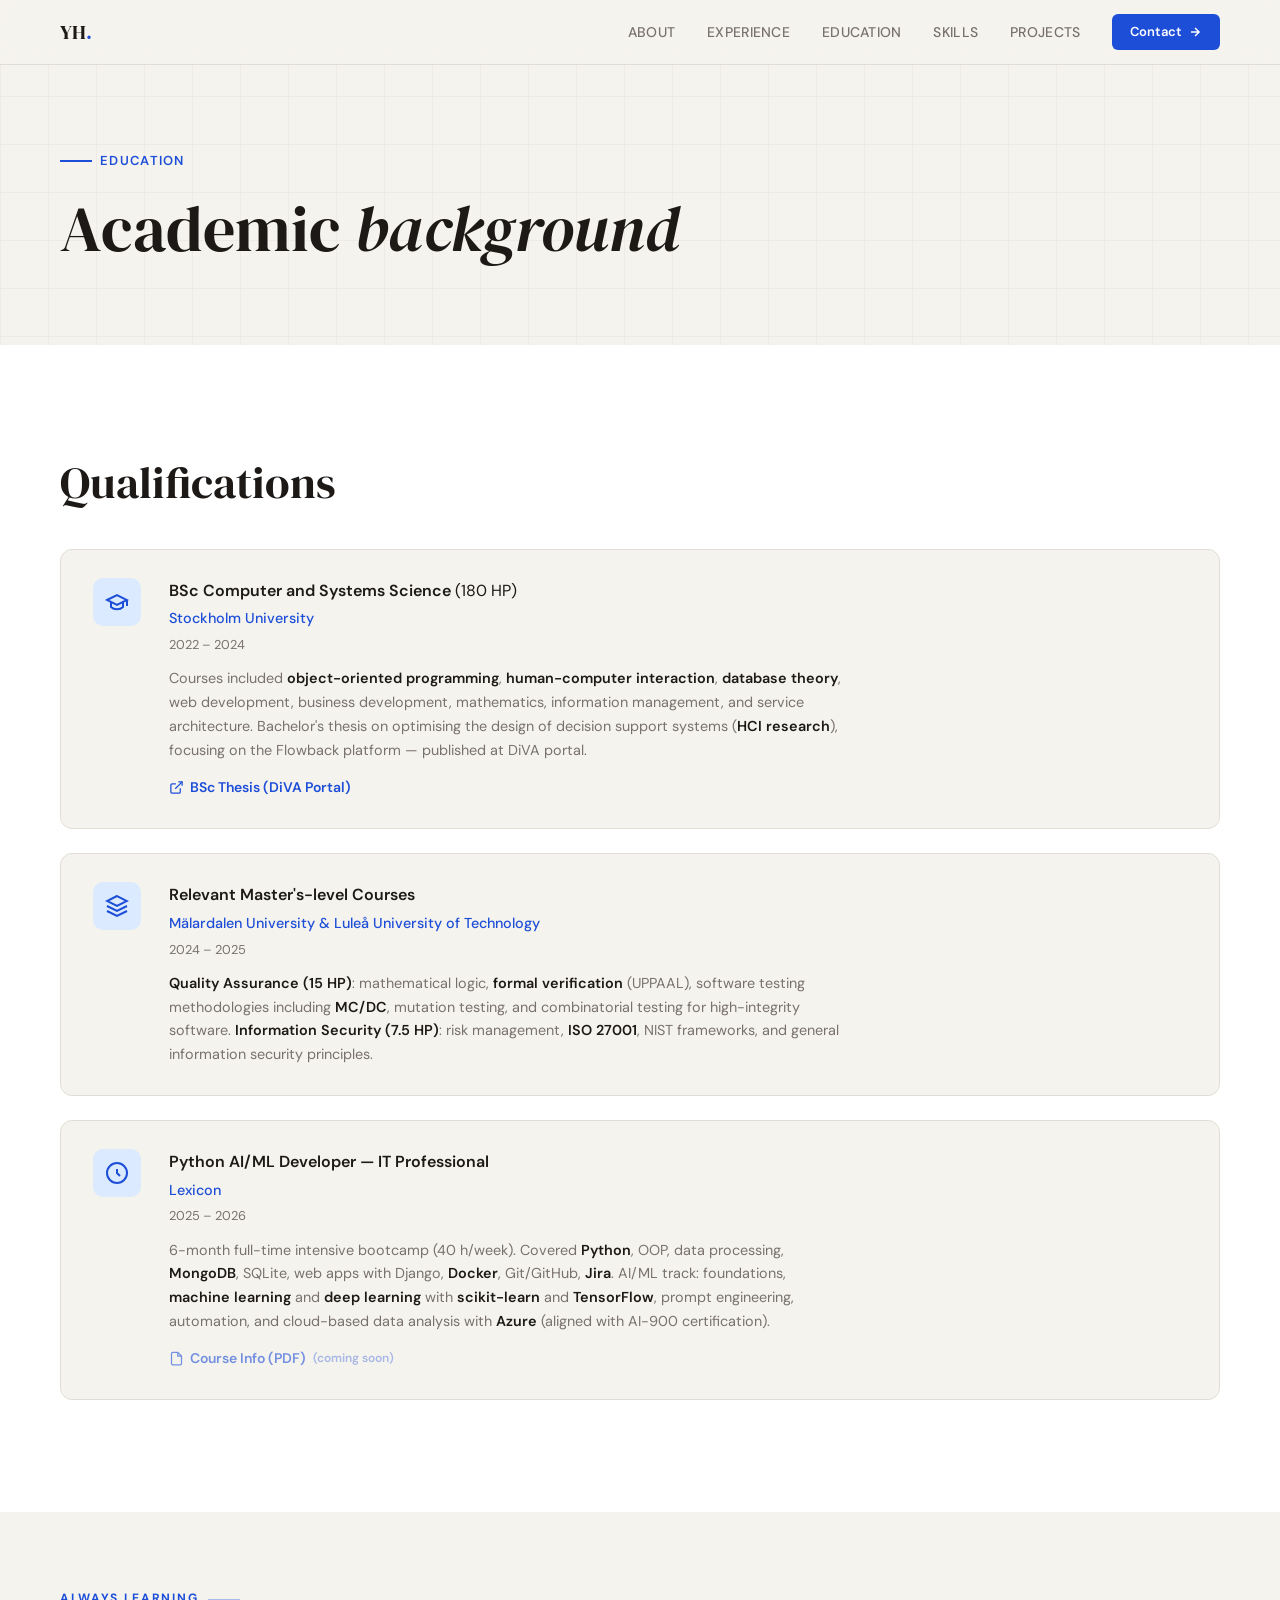
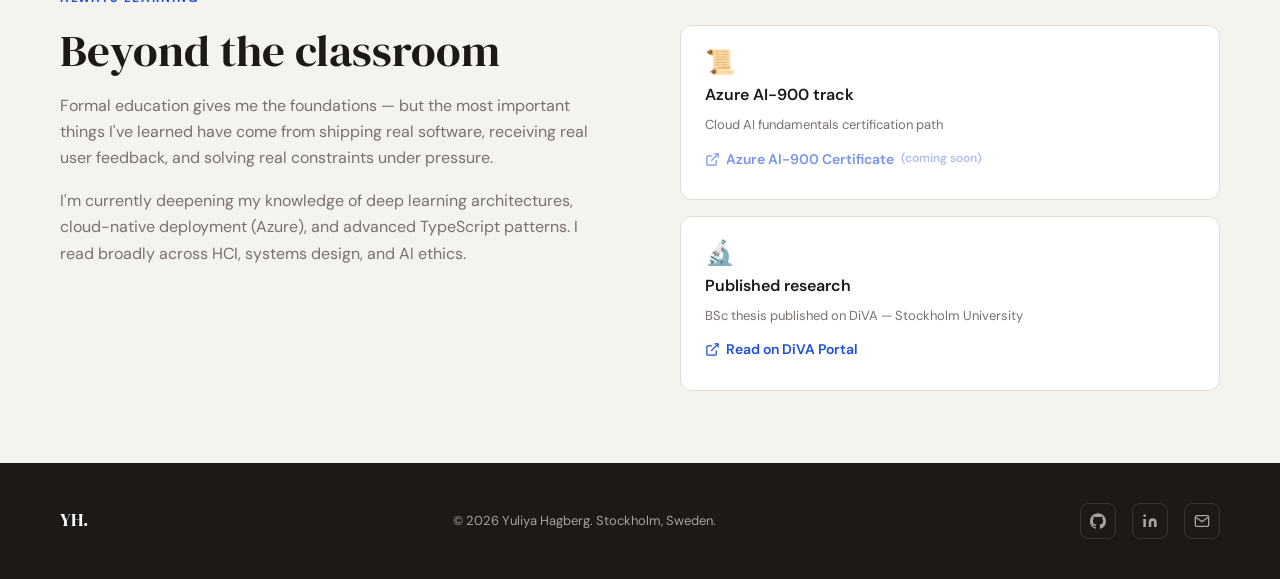
<file: education/index.html>
<!DOCTYPE html>
<html lang="en">
<head>
  <meta charset="UTF-8" />
  <meta name="viewport" content="width=device-width, initial-scale=1.0" />
  <title>Education — Yuliya Hagberg</title>
  <meta name="description" content="Academic background of Yuliya Hagberg — BSc Computer Science, master's-level courses in formal verification and security, and AI/ML bootcamp." />

  <!-- Open Graph -->
  <meta property="og:title" content="Yuliya Hagberg — Frontend Developer & Designer" />
  <meta property="og:description" content="Stockholm-based developer specialising in modern frontend frameworks, UI/UX design, AI integrations, and accessible web experiences." />
  <meta property="og:type" content="website" />
  <meta property="og:url" content="https://yuliyahagberg.github.io/" />

  <!-- Fonts -->
  <link rel="preconnect" href="https://fonts.googleapis.com" />
  <link rel="preconnect" href="https://fonts.gstatic.com" crossorigin />
  <link href="https://fonts.googleapis.com/css2?family=DM+Serif+Display:ital@0;1&family=DM+Sans:ital,opsz,wght@0,9..40,300;0,9..40,400;0,9..40,500;0,9..40,600;1,9..40,300&display=swap" rel="stylesheet" />

  <!-- Styles -->
  <link rel="stylesheet" href="/static/css/style.css" />

  
<style>
  @media (max-width: 720px) {
    section > .container > div[style*="grid-template-columns: 1fr 1fr"] {
      grid-template-columns: 1fr !important;
    }
  }
</style>

</head>
<body>

  <!-- Skip Navigation -->
  <a class="skip-link" href="#main">Skip to main content</a>

  <!-- Navigation -->
  
<nav class="nav" role="navigation" aria-label="Main navigation">
  <div class="container nav__inner">
    <a href="/" class="nav__logo" aria-label="Yuliya Hagberg — home">YH<span>.</span></a>
    <ul class="nav__links" role="list">
      <li><a href="/about/">About</a></li>
      <li><a href="/experience/">Experience</a></li>
      <li><a href="/education/">Education</a></li>
      <li><a href="/skills/">Skills</a></li>
      <li><a href="/portfolio/">Projects</a></li>
      <li>
        <a href="/contact/" class="nav__cta" aria-label="Go to contact page">
          Contact
          <svg width="14" height="14" viewBox="0 0 24 24" fill="none" stroke="currentColor" stroke-width="2.5" aria-hidden="true"><path d="M5 12h14M12 5l7 7-7 7"/></svg>
        </a>
      </li>
    </ul>
    <button class="nav__burger" aria-label="Toggle mobile menu" aria-expanded="false" aria-controls="mobile-nav">
      <svg width="22" height="22" viewBox="0 0 24 24" fill="none" stroke="currentColor" stroke-width="2" aria-hidden="true">
        <line x1="3" y1="6" x2="21" y2="6"/><line x1="3" y1="12" x2="21" y2="12"/><line x1="3" y1="18" x2="21" y2="18"/>
      </svg>
    </button>
  </div>
  <!-- Mobile menu -->
  <div id="mobile-nav" class="nav__mobile" role="menu" aria-label="Mobile navigation">
    <a href="/about/" role="menuitem">About</a>
    <a href="/experience/" role="menuitem">Experience</a>
    <a href="/education/" role="menuitem">Education</a>
    <a href="/skills/" role="menuitem">Skills</a>
    <a href="/portfolio/" role="menuitem">Projects</a>
    <a href="/contact/" role="menuitem">Contact</a>
  </div>
</nav>

  <!-- Main Content -->
  <main id="main">
    

<!-- ── Page Hero ─────────────────────────────────────────────────────── -->
<section class="page-hero" aria-labelledby="edu-hero-heading">
  <div class="container page-hero__inner">
    <div class="hero__eyebrow animate">Education</div>
    <h1 id="edu-hero-heading" class="animate animate-delay-1">
      Academic <em>background</em>
    </h1>
  </div>
</section>

<!-- ── Education list ────────────────────────────────────────────────── -->
<section class="education-section" aria-labelledby="education-heading">
  <div class="container">
    <h2 id="education-heading" class="section-title reveal" style="margin-bottom:2.5rem;">Qualifications</h2>
    <ul class="edu-list" role="list">

      
      <li class="edu-card reveal">

        <div class="edu-card__icon" aria-hidden="true">
          
          <svg viewBox="0 0 24 24" fill="none" stroke="currentColor" stroke-width="2">
            <path d="M22 10v6M2 10l10-5 10 5-10 5z"/>
            <path d="M6 12v5c3 3 9 3 12 0v-5"/>
          </svg>
          
        </div>

        <div>
          <div class="edu-card__degree">
            BSc Computer and Systems Science
            <span style="font-weight:400;"> (180 HP)</span>
          </div>
          <div class="edu-card__institution">Stockholm University</div>
          <div class="edu-card__date">2022 – 2024</div>
          <p class="edu-card__desc">Courses included <strong>object-oriented programming</strong>, <strong>human-computer interaction</strong>, <strong>database theory</strong>, web development, business development, mathematics, information management, and service architecture. Bachelor's thesis on optimising the design of decision support systems (<strong>HCI research</strong>), focusing on the Flowback platform — published at DiVA portal.</p>

          
          <div class="edu-card__links">
            
            <a href="https://www.diva-portal.org/smash/record.jsf?dswid=-7720&amp;pid=diva2%3A1955539&amp;c=2&amp;searchType=SIMPLE&amp;language=en&amp;query=yuliya+hagberg&amp;af=%5B%5D&amp;aq=%5B%5B%5D%5D&amp;aq2=%5B%5B%5D%5D&amp;aqe=%5B%5D&amp;noOfRows=50&amp;sortOrder=author_sort_asc&amp;sortOrder2=title_sort_asc&amp;onlyFullText=false&amp;sf=all"
               class="project-link"
               target="_blank" rel="noopener noreferrer"
               aria-label="BSc Thesis (DiVA Portal)">
              
              <svg viewBox="0 0 24 24" fill="none" stroke="currentColor" stroke-width="2" aria-hidden="true"><path d="M18 13v6a2 2 0 0 1-2 2H5a2 2 0 0 1-2-2V8a2 2 0 0 1 2-2h6"/><polyline points="15 3 21 3 21 9"/><line x1="10" y1="14" x2="21" y2="3"/></svg>
              
              BSc Thesis (DiVA Portal)
            </a>
            
          </div>
          
        </div>

      </li>
      
      <li class="edu-card reveal reveal-delay-1">

        <div class="edu-card__icon" aria-hidden="true">
          
          <svg viewBox="0 0 24 24" fill="none" stroke="currentColor" stroke-width="2">
            <path d="M12 2L2 7l10 5 10-5-10-5z"/>
            <path d="M2 17l10 5 10-5"/>
            <path d="M2 12l10 5 10-5"/>
          </svg>
          
        </div>

        <div>
          <div class="edu-card__degree">
            Relevant Master&#x27;s-level Courses
            
          </div>
          <div class="edu-card__institution">Mälardalen University &amp; Luleå University of Technology</div>
          <div class="edu-card__date">2024 – 2025</div>
          <p class="edu-card__desc"><strong>Quality Assurance (15 HP)</strong>: mathematical logic, <strong>formal verification</strong> (UPPAAL), software testing methodologies including <strong>MC/DC</strong>, mutation testing, and combinatorial testing for high-integrity software. <strong>Information Security (7.5 HP)</strong>: risk management, <strong>ISO 27001</strong>, NIST frameworks, and general information security principles.</p>

          
        </div>

      </li>
      
      <li class="edu-card reveal reveal-delay-2">

        <div class="edu-card__icon" aria-hidden="true">
          
          <svg viewBox="0 0 24 24" fill="none" stroke="currentColor" stroke-width="2">
            <circle cx="12" cy="12" r="10"/>
            <path d="M12 8v4l3 3"/>
          </svg>
          
        </div>

        <div>
          <div class="edu-card__degree">
            Python AI/ML Developer — IT Professional
            
          </div>
          <div class="edu-card__institution">Lexicon</div>
          <div class="edu-card__date">2025 – 2026</div>
          <p class="edu-card__desc">6-month full-time intensive bootcamp (40 h/week). Covered <strong>Python</strong>, OOP, data processing, <strong>MongoDB</strong>, SQLite, web apps with Django, <strong>Docker</strong>, Git/GitHub, <strong>Jira</strong>. AI/ML track: foundations, <strong>machine learning</strong> and <strong>deep learning</strong> with <strong>scikit-learn</strong> and <strong>TensorFlow</strong>, prompt engineering, automation, and cloud-based data analysis with <strong>Azure</strong> (aligned with AI-900 certification).</p>

          
          <div class="edu-card__links">
            
            <a href="#"
               class="project-link project-link--placeholder"
               
               aria-label="Course Info (PDF) — link coming soon">
              
              <svg viewBox="0 0 24 24" fill="none" stroke="currentColor" stroke-width="2" aria-hidden="true"><path d="M14 2H6a2 2 0 0 0-2 2v16a2 2 0 0 0 2 2h12a2 2 0 0 0 2-2V8z"/><polyline points="14 2 14 8 20 8"/></svg>
              
              Course Info (PDF) <span style="font-size:.75rem; opacity:.6;">(coming soon)</span>
            </a>
            
          </div>
          
        </div>

      </li>
      

    </ul>
  </div>
</section>

<!-- ── Continuous learning note ──────────────────────────────────────── -->
<section style="padding-block: clamp(3rem, 6vw, 4.5rem);">
  <div class="container">
    <div class="section-label" aria-hidden="true">Always learning</div>
    <div style="display:grid; grid-template-columns: 1fr 1fr; gap:3rem 5rem; align-items:start;" class="reveal">
      <div>
        <h2 style="margin-bottom:1rem;">Beyond the classroom</h2>
        <p style="color:var(--muted); margin-bottom:1rem;">
          Formal education gives me the foundations — but the most important things I've learned have come from shipping real software, receiving real user feedback, and solving real constraints under pressure.
        </p>
        <p style="color:var(--muted);">
          I'm currently deepening my knowledge of deep learning architectures, cloud-native deployment (Azure), and advanced TypeScript patterns. I read broadly across HCI, systems design, and AI ethics.
        </p>
      </div>
      <div style="display:flex; flex-direction:column; gap:1rem;">
        <div class="stat-card" style="background: var(--surface);">
          <div class="stat-card__num" style="font-size:1.5rem;">📜</div>
          <div style="font-weight:600; margin-top:.5rem; font-family: var(--sans);">Azure AI-900 track</div>
          <div class="stat-card__label">Cloud AI fundamentals certification path</div>
          <div style="margin-top:.75rem;">
            
            <a href="#" class="project-link project-link--placeholder" aria-label="Azure AI-900 Certificate — link coming soon">
              <svg viewBox="0 0 24 24" fill="none" stroke="currentColor" stroke-width="2" aria-hidden="true"><path d="M18 13v6a2 2 0 0 1-2 2H5a2 2 0 0 1-2-2V8a2 2 0 0 1 2-2h6"/><polyline points="15 3 21 3 21 9"/><line x1="10" y1="14" x2="21" y2="3"/></svg>
              Azure AI-900 Certificate <span style="font-size:.75rem; opacity:.6;">(coming soon)</span>
            </a>
          </div>
        </div>
        <div class="stat-card" style="background: var(--surface);">
          <div class="stat-card__num" style="font-size:1.5rem;">🔬</div>
          <div style="font-weight:600; margin-top:.5rem; font-family: var(--sans);">Published research</div>
          <div class="stat-card__label">BSc thesis published on DiVA — Stockholm University</div>
          <div style="margin-top:.75rem;">
            <a href="https://www.diva-portal.org/smash/record.jsf?dswid=-7720&pid=diva2%3A1955539&c=2&searchType=SIMPLE&language=en&query=yuliya+hagberg&af=%5B%5D&aq=%5B%5B%5D%5D&aq2=%5B%5B%5D%5D&aqe=%5B%5D&noOfRows=50&sortOrder=author_sort_asc&sortOrder2=title_sort_asc&onlyFullText=false&sf=all"
               class="project-link" target="_blank" rel="noopener noreferrer" aria-label="Read BSc Thesis on DiVA (opens in new tab)">
              <svg viewBox="0 0 24 24" fill="none" stroke="currentColor" stroke-width="2" aria-hidden="true"><path d="M18 13v6a2 2 0 0 1-2 2H5a2 2 0 0 1-2-2V8a2 2 0 0 1 2-2h6"/><polyline points="15 3 21 3 21 9"/><line x1="10" y1="14" x2="21" y2="3"/></svg>
              Read on DiVA Portal
            </a>
          </div>
        </div>
      </div>
    </div>
  </div>
</section>


  </main>

  <!-- Footer -->
  <footer role="contentinfo">
  <div class="container footer-inner">
    <span class="footer-logo">YH.</span>
    <span class="footer-copy">&copy; <span id="year"></span> Yuliya Hagberg. Stockholm, Sweden.</span>
    <nav class="footer-social" aria-label="Social media links">
      <a href="https://github.com/YuliyaHagberg" target="_blank" rel="noopener noreferrer" aria-label="GitHub (opens in new tab)">
        <svg viewBox="0 0 24 24" fill="currentColor" aria-hidden="true"><path d="M12 .297c-6.63 0-12 5.373-12 12 0 5.303 3.438 9.8 8.205 11.385.6.113.82-.258.82-.577 0-.285-.01-1.04-.015-2.04-3.338.724-4.042-1.61-4.042-1.61C4.422 18.07 3.633 17.7 3.633 17.7c-1.087-.744.084-.729.084-.729 1.205.084 1.838 1.236 1.838 1.236 1.07 1.835 2.809 1.305 3.495.998.108-.776.417-1.305.76-1.605-2.665-.3-5.466-1.332-5.466-5.93 0-1.31.465-2.38 1.235-3.22-.135-.303-.54-1.523.105-3.176 0 0 1.005-.322 3.3 1.23.96-.267 1.98-.399 3-.405 1.02.006 2.04.138 3 .405 2.28-1.552 3.285-1.23 3.285-1.23.645 1.653.24 2.873.12 3.176.765.84 1.23 1.91 1.23 3.22 0 4.61-2.805 5.625-5.475 5.92.42.36.81 1.096.81 2.22 0 1.606-.015 2.896-.015 3.286 0 .315.21.69.825.57C20.565 22.092 24 17.592 24 12.297c0-6.627-5.373-12-12-12"/></svg>
      </a>
      <a href="https://www.linkedin.com/in/yuliyahagberg/" target="_blank" rel="noopener noreferrer" aria-label="LinkedIn (opens in new tab)">
        <svg viewBox="0 0 24 24" fill="currentColor" aria-hidden="true"><path d="M16 8a6 6 0 0 1 6 6v7h-4v-7a2 2 0 0 0-2-2 2 2 0 0 0-2 2v7h-4v-7a6 6 0 0 1 6-6z"/><rect x="2" y="9" width="4" height="12"/><circle cx="4" cy="4" r="2"/></svg>
      </a>
      <a href="mailto:yuliya.swe@gmail.com" aria-label="Email Yuliya">
        <svg viewBox="0 0 24 24" fill="none" stroke="currentColor" stroke-width="2" aria-hidden="true"><path d="M4 4h16c1.1 0 2 .9 2 2v12c0 1.1-.9 2-2 2H4c-1.1 0-2-.9-2-2V6c0-1.1.9-2 2-2z"/><polyline points="22,6 12,13 2,6"/></svg>
      </a>
    </nav>
  </div>
</footer>

  <!-- Scripts -->
  <script src="/static/js/main.js"></script>
  

</body>
</html>
</file>
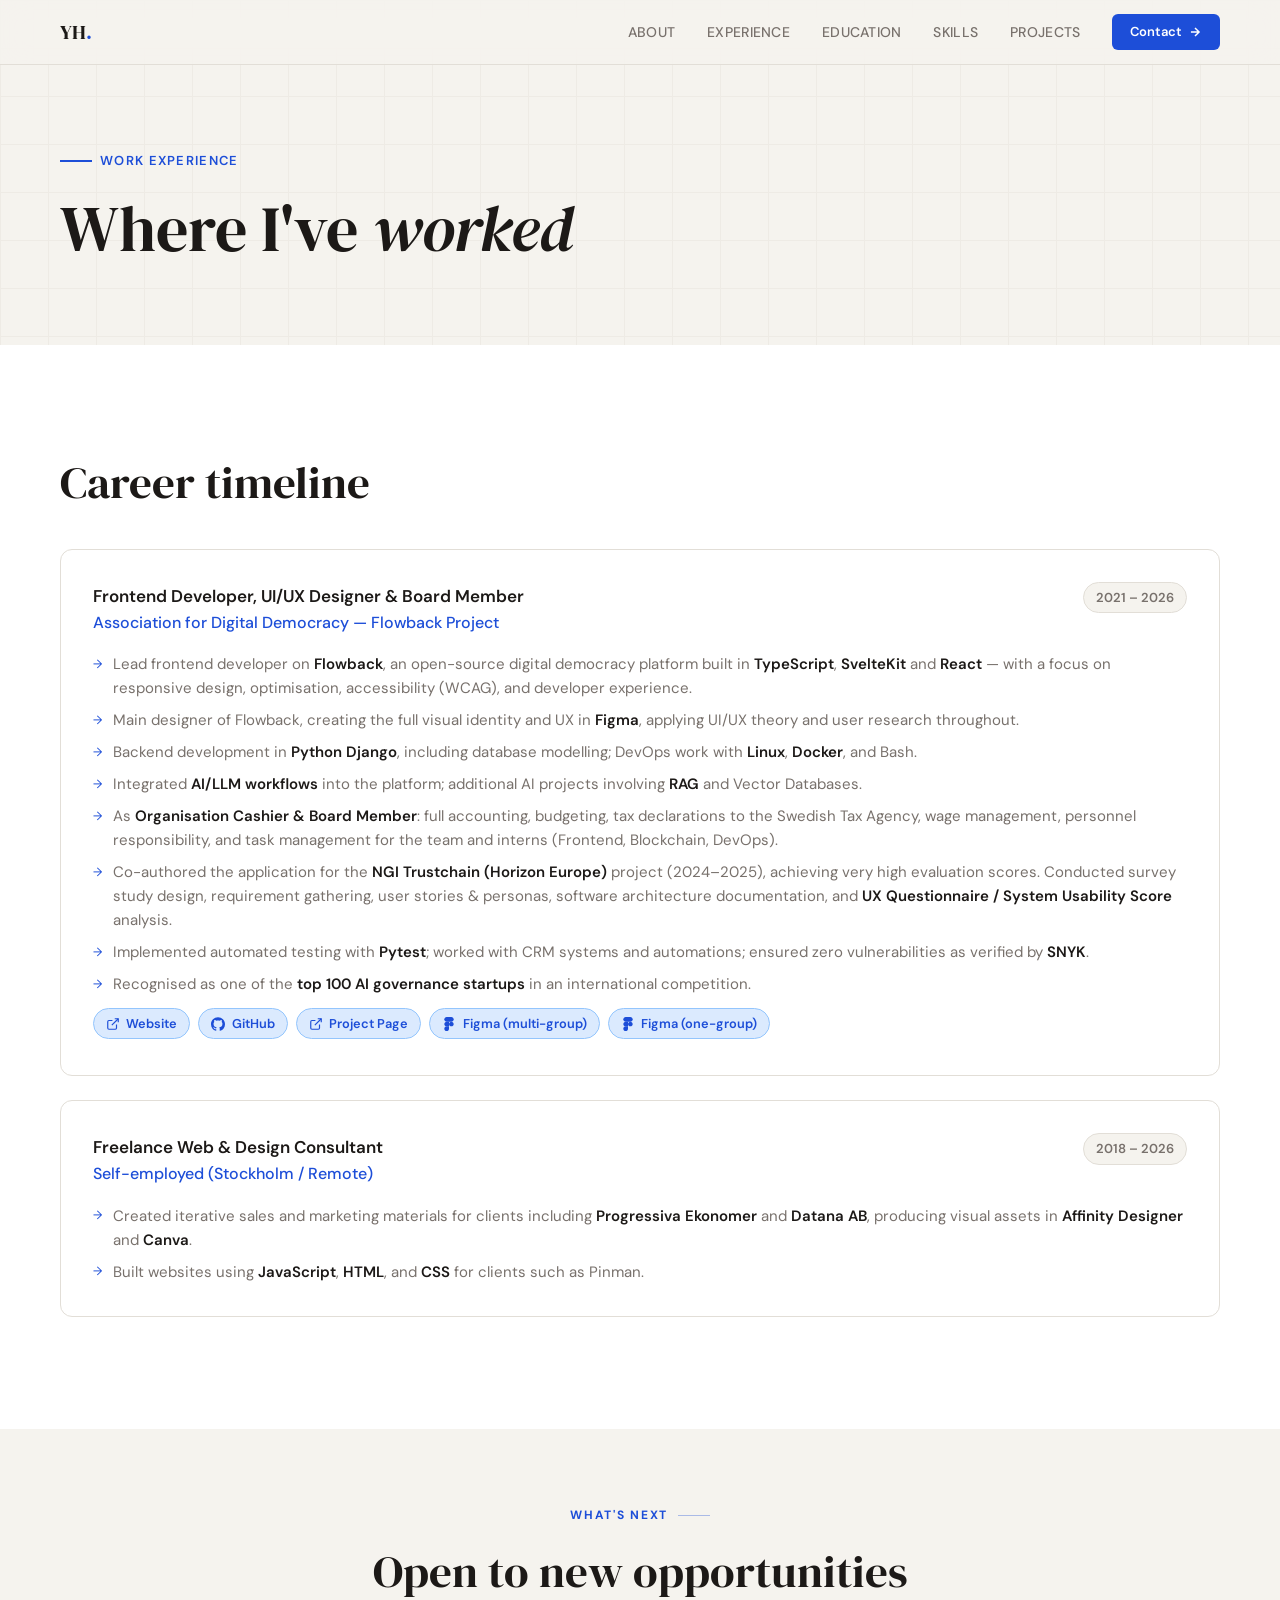
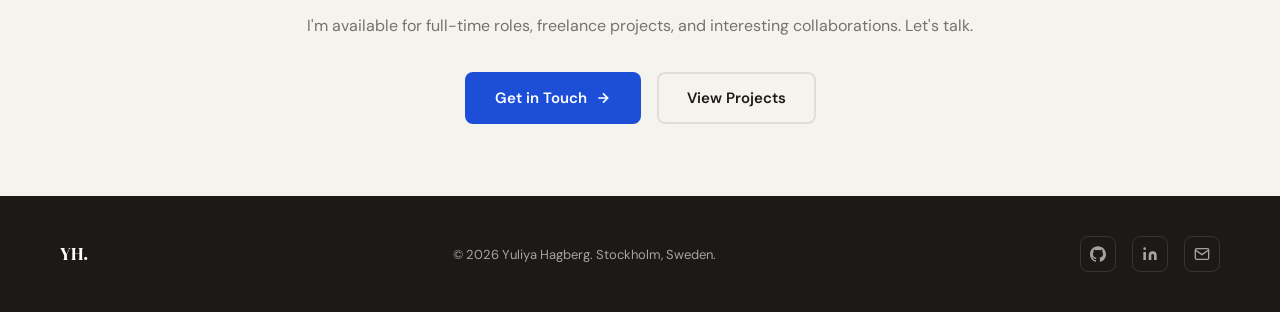
<file: experience/index.html>
<!DOCTYPE html>
<html lang="en">
<head>
  <meta charset="UTF-8" />
  <meta name="viewport" content="width=device-width, initial-scale=1.0" />
  <title>Experience — Yuliya Hagberg</title>
  <meta name="description" content="Work experience of Yuliya Hagberg — frontend developer, UI/UX designer, and AI developer based in Stockholm." />

  <!-- Open Graph -->
  <meta property="og:title" content="Yuliya Hagberg — Frontend Developer & Designer" />
  <meta property="og:description" content="Stockholm-based developer specialising in modern frontend frameworks, UI/UX design, AI integrations, and accessible web experiences." />
  <meta property="og:type" content="website" />
  <meta property="og:url" content="https://yuliyahagberg.github.io/" />

  <!-- Fonts -->
  <link rel="preconnect" href="https://fonts.googleapis.com" />
  <link rel="preconnect" href="https://fonts.gstatic.com" crossorigin />
  <link href="https://fonts.googleapis.com/css2?family=DM+Serif+Display:ital@0;1&family=DM+Sans:ital,opsz,wght@0,9..40,300;0,9..40,400;0,9..40,500;0,9..40,600;1,9..40,300&display=swap" rel="stylesheet" />

  <!-- Styles -->
  <link rel="stylesheet" href="/static/css/style.css" />

  
</head>
<body>

  <!-- Skip Navigation -->
  <a class="skip-link" href="#main">Skip to main content</a>

  <!-- Navigation -->
  
<nav class="nav" role="navigation" aria-label="Main navigation">
  <div class="container nav__inner">
    <a href="/" class="nav__logo" aria-label="Yuliya Hagberg — home">YH<span>.</span></a>
    <ul class="nav__links" role="list">
      <li><a href="/about/">About</a></li>
      <li><a href="/experience/">Experience</a></li>
      <li><a href="/education/">Education</a></li>
      <li><a href="/skills/">Skills</a></li>
      <li><a href="/portfolio/">Projects</a></li>
      <li>
        <a href="/contact/" class="nav__cta" aria-label="Go to contact page">
          Contact
          <svg width="14" height="14" viewBox="0 0 24 24" fill="none" stroke="currentColor" stroke-width="2.5" aria-hidden="true"><path d="M5 12h14M12 5l7 7-7 7"/></svg>
        </a>
      </li>
    </ul>
    <button class="nav__burger" aria-label="Toggle mobile menu" aria-expanded="false" aria-controls="mobile-nav">
      <svg width="22" height="22" viewBox="0 0 24 24" fill="none" stroke="currentColor" stroke-width="2" aria-hidden="true">
        <line x1="3" y1="6" x2="21" y2="6"/><line x1="3" y1="12" x2="21" y2="12"/><line x1="3" y1="18" x2="21" y2="18"/>
      </svg>
    </button>
  </div>
  <!-- Mobile menu -->
  <div id="mobile-nav" class="nav__mobile" role="menu" aria-label="Mobile navigation">
    <a href="/about/" role="menuitem">About</a>
    <a href="/experience/" role="menuitem">Experience</a>
    <a href="/education/" role="menuitem">Education</a>
    <a href="/skills/" role="menuitem">Skills</a>
    <a href="/portfolio/" role="menuitem">Projects</a>
    <a href="/contact/" role="menuitem">Contact</a>
  </div>
</nav>

  <!-- Main Content -->
  <main id="main">
    

<!-- ── Page Hero ─────────────────────────────────────────────────────── -->
<section class="page-hero" aria-labelledby="exp-hero-heading">
  <div class="container page-hero__inner">
    <div class="hero__eyebrow animate">Work experience</div>
    <h1 id="exp-hero-heading" class="animate animate-delay-1">
      Where I've <em>worked</em>
    </h1>
  </div>
</section>

<!-- ── Experience list ───────────────────────────────────────────────── -->
<section aria-labelledby="experience-heading" style="background: var(--surface);">
  <div class="container">
    <h2 id="experience-heading" class="section-title reveal" style="margin-bottom:2.5rem;">Career timeline</h2>
    <ul class="exp-list" role="list">

      
      <li class="exp-card reveal">
        <div class="exp-card__header">
          <div>
            <div class="exp-card__title">Frontend Developer, UI/UX Designer &amp; Board Member</div>
            <div class="exp-card__company">Association for Digital Democracy — Flowback Project</div>
          </div>
          <span class="exp-card__date" aria-label="Duration: 2021 – 2026">2021 – 2026</span>
        </div>

        <ul class="exp-card__bullets" aria-label="Responsibilities and achievements">
          
          <li>Lead frontend developer on <strong>Flowback</strong>, an open-source digital democracy platform built in <strong>TypeScript</strong>, <strong>SvelteKit</strong> and <strong>React</strong> — with a focus on responsive design, optimisation, accessibility (WCAG), and developer experience.</li>
          
          <li>Main designer of Flowback, creating the full visual identity and UX in <strong>Figma</strong>, applying UI/UX theory and user research throughout.</li>
          
          <li>Backend development in <strong>Python Django</strong>, including database modelling; DevOps work with <strong>Linux</strong>, <strong>Docker</strong>, and Bash.</li>
          
          <li>Integrated <strong>AI/LLM workflows</strong> into the platform; additional AI projects involving <strong>RAG</strong> and Vector Databases.</li>
          
          <li>As <strong>Organisation Cashier & Board Member</strong>: full accounting, budgeting, tax declarations to the Swedish Tax Agency, wage management, personnel responsibility, and task management for the team and interns (Frontend, Blockchain, DevOps).</li>
          
          <li>Co-authored the application for the <strong>NGI Trustchain (Horizon Europe)</strong> project (2024–2025), achieving very high evaluation scores. Conducted survey study design, requirement gathering, user stories & personas, software architecture documentation, and <strong>UX Questionnaire / System Usability Score</strong> analysis.</li>
          
          <li>Implemented automated testing with <strong>Pytest</strong>; worked with CRM systems and automations; ensured zero vulnerabilities as verified by <strong>SNYK</strong>.</li>
          
          <li>Recognised as one of the <strong>top 100 AI governance startups</strong> in an international competition.</li>
          
        </ul>

        
        <div class="exp-card__links" aria-label="Related links">
          
          <a href="https://digitaldemocracy.world/" class="exp-card__link"
             target="_blank" rel="noopener noreferrer"
             >
            
            <svg width="14" height="14" viewBox="0 0 24 24" fill="none" stroke="currentColor" stroke-width="2" aria-hidden="true"><path d="M18 13v6a2 2 0 0 1-2 2H5a2 2 0 0 1-2-2V8a2 2 0 0 1 2-2h6"/><polyline points="15 3 21 3 21 9"/><line x1="10" y1="14" x2="21" y2="3"/></svg>
            
            Website
          </a>
          
          <a href="https://github.com/lokehagberg/flowback-frontend" class="exp-card__link"
             target="_blank" rel="noopener noreferrer"
             >
            
            <svg width="14" height="14" viewBox="0 0 24 24" fill="currentColor" aria-hidden="true"><path d="M12 .297c-6.63 0-12 5.373-12 12 0 5.303 3.438 9.8 8.205 11.385.6.113.82-.258.82-.577 0-.285-.01-1.04-.015-2.04-3.338.724-4.042-1.61-4.042-1.61C4.422 18.07 3.633 17.7 3.633 17.7c-1.087-.744.084-.729.084-.729 1.205.084 1.838 1.236 1.838 1.236 1.07 1.835 2.809 1.305 3.495.998.108-.776.417-1.305.76-1.605-2.665-.3-5.466-1.332-5.466-5.93 0-1.31.465-2.38 1.235-3.22-.135-.303-.54-1.523.105-3.176 0 0 1.005-.322 3.3 1.23.96-.267 1.98-.399 3-.405 1.02.006 2.04.138 3 .405 2.28-1.552 3.285-1.23 3.285-1.23.645 1.653.24 2.873.12 3.176.765.84 1.23 1.91 1.23 3.22 0 4.61-2.805 5.625-5.475 5.92.42.36.81 1.096.81 2.22 0 1.606-.015 2.896-.015 3.286 0 .315.21.69.825.57C20.565 22.092 24 17.592 24 12.297c0-6.627-5.373-12-12-12"/></svg>
            
            GitHub
          </a>
          
          <a href="https://trustchain.ngi.eu/flowback/" class="exp-card__link"
             target="_blank" rel="noopener noreferrer"
             >
            
            <svg width="14" height="14" viewBox="0 0 24 24" fill="none" stroke="currentColor" stroke-width="2" aria-hidden="true"><path d="M18 13v6a2 2 0 0 1-2 2H5a2 2 0 0 1-2-2V8a2 2 0 0 1 2-2h6"/><polyline points="15 3 21 3 21 9"/><line x1="10" y1="14" x2="21" y2="3"/></svg>
            
            Project Page
          </a>
          
          <a href="https://www.figma.com/design/lwtiMvYSLR0HTehdtpFeOe/D2-Flowback-design-flergrupp-%C3%84NDRA-EJ?node-id=2325-6069&amp;t=5rg1XjnVL5wvF6Qu-1" class="exp-card__link"
             target="_blank" rel="noopener noreferrer"
             >
            
            <svg width="14" height="14" viewBox="0 0 24 24" fill="currentColor" aria-hidden="true"><path d="M8 24c2.208 0 4-1.792 4-4v-4H8c-2.208 0-4 1.792-4 4s1.792 4 4 4z"/><path d="M4 12c0-2.208 1.792-4 4-4h4v8H8c-2.208 0-4-1.792-4-4z"/><path d="M4 4c0-2.208 1.792-4 4-4h4v8H8C5.792 8 4 6.208 4 4z"/><path d="M12 0h4c2.208 0 4 1.792 4 4s-1.792 4-4 4h-4V0z"/><path d="M20 12c0 2.208-1.792 4-4 4s-4-1.792-4-4 1.792-4 4-4 4 1.792 4 4z"/></svg>
            
            Figma (multi-group)
          </a>
          
          <a href="https://www.figma.com/design/scJWqPiZ35vOAKyvnLhqBf/D2-Flowback-design-onegrupp-%C3%84NDRA-EJ?node-id=2325-6069&amp;t=3UbguCV185KM7vgj-1" class="exp-card__link"
             target="_blank" rel="noopener noreferrer"
             >
            
            <svg width="14" height="14" viewBox="0 0 24 24" fill="currentColor" aria-hidden="true"><path d="M8 24c2.208 0 4-1.792 4-4v-4H8c-2.208 0-4 1.792-4 4s1.792 4 4 4z"/><path d="M4 12c0-2.208 1.792-4 4-4h4v8H8c-2.208 0-4-1.792-4-4z"/><path d="M4 4c0-2.208 1.792-4 4-4h4v8H8C5.792 8 4 6.208 4 4z"/><path d="M12 0h4c2.208 0 4 1.792 4 4s-1.792 4-4 4h-4V0z"/><path d="M20 12c0 2.208-1.792 4-4 4s-4-1.792-4-4 1.792-4 4-4 4 1.792 4 4z"/></svg>
            
            Figma (one-group)
          </a>
          
        </div>
        
      </li>
      
      <li class="exp-card reveal reveal-delay-1">
        <div class="exp-card__header">
          <div>
            <div class="exp-card__title">Freelance Web &amp; Design Consultant</div>
            <div class="exp-card__company">Self-employed (Stockholm / Remote)</div>
          </div>
          <span class="exp-card__date" aria-label="Duration: 2018 – 2026">2018 – 2026</span>
        </div>

        <ul class="exp-card__bullets" aria-label="Responsibilities and achievements">
          
          <li>Created iterative sales and marketing materials for clients including <strong>Progressiva Ekonomer</strong> and <strong>Datana AB</strong>, producing visual assets in <strong>Affinity Designer</strong> and <strong>Canva</strong>.</li>
          
          <li>Built websites using <strong>JavaScript</strong>, <strong>HTML</strong>, and <strong>CSS</strong> for clients such as Pinman.</li>
          
        </ul>

        
      </li>
      

    </ul>
  </div>
</section>

<!-- ── CTA strip ─────────────────────────────────────────────────────── -->
<section style="padding-block: clamp(3rem, 6vw, 4.5rem);">
  <div class="container" style="text-align:center;">
    <div class="section-label" style="justify-content:center; margin-bottom:1.25rem;" aria-hidden="true">What's next</div>
    <h2 class="reveal" style="margin-bottom:1rem;">Open to new opportunities</h2>
    <p class="reveal reveal-delay-1" style="color:var(--muted); margin-inline:auto; margin-bottom:2rem;">
      I'm available for full-time roles, freelance projects, and interesting collaborations. Let's talk.
    </p>
    <div class="reveal reveal-delay-2" style="display:flex; justify-content:center; flex-wrap:wrap; gap:1rem;">
      <a href="/contact/" class="btn btn--primary">
        Get in Touch
        <svg width="16" height="16" viewBox="0 0 24 24" fill="none" stroke="currentColor" stroke-width="2.5" aria-hidden="true"><path d="M5 12h14M12 5l7 7-7 7"/></svg>
      </a>
      <a href="/portfolio/" class="btn btn--secondary">View Projects</a>
    </div>
  </div>
</section>


  </main>

  <!-- Footer -->
  <footer role="contentinfo">
  <div class="container footer-inner">
    <span class="footer-logo">YH.</span>
    <span class="footer-copy">&copy; <span id="year"></span> Yuliya Hagberg. Stockholm, Sweden.</span>
    <nav class="footer-social" aria-label="Social media links">
      <a href="https://github.com/YuliyaHagberg" target="_blank" rel="noopener noreferrer" aria-label="GitHub (opens in new tab)">
        <svg viewBox="0 0 24 24" fill="currentColor" aria-hidden="true"><path d="M12 .297c-6.63 0-12 5.373-12 12 0 5.303 3.438 9.8 8.205 11.385.6.113.82-.258.82-.577 0-.285-.01-1.04-.015-2.04-3.338.724-4.042-1.61-4.042-1.61C4.422 18.07 3.633 17.7 3.633 17.7c-1.087-.744.084-.729.084-.729 1.205.084 1.838 1.236 1.838 1.236 1.07 1.835 2.809 1.305 3.495.998.108-.776.417-1.305.76-1.605-2.665-.3-5.466-1.332-5.466-5.93 0-1.31.465-2.38 1.235-3.22-.135-.303-.54-1.523.105-3.176 0 0 1.005-.322 3.3 1.23.96-.267 1.98-.399 3-.405 1.02.006 2.04.138 3 .405 2.28-1.552 3.285-1.23 3.285-1.23.645 1.653.24 2.873.12 3.176.765.84 1.23 1.91 1.23 3.22 0 4.61-2.805 5.625-5.475 5.92.42.36.81 1.096.81 2.22 0 1.606-.015 2.896-.015 3.286 0 .315.21.69.825.57C20.565 22.092 24 17.592 24 12.297c0-6.627-5.373-12-12-12"/></svg>
      </a>
      <a href="https://www.linkedin.com/in/yuliyahagberg/" target="_blank" rel="noopener noreferrer" aria-label="LinkedIn (opens in new tab)">
        <svg viewBox="0 0 24 24" fill="currentColor" aria-hidden="true"><path d="M16 8a6 6 0 0 1 6 6v7h-4v-7a2 2 0 0 0-2-2 2 2 0 0 0-2 2v7h-4v-7a6 6 0 0 1 6-6z"/><rect x="2" y="9" width="4" height="12"/><circle cx="4" cy="4" r="2"/></svg>
      </a>
      <a href="mailto:yuliya.swe@gmail.com" aria-label="Email Yuliya">
        <svg viewBox="0 0 24 24" fill="none" stroke="currentColor" stroke-width="2" aria-hidden="true"><path d="M4 4h16c1.1 0 2 .9 2 2v12c0 1.1-.9 2-2 2H4c-1.1 0-2-.9-2-2V6c0-1.1.9-2 2-2z"/><polyline points="22,6 12,13 2,6"/></svg>
      </a>
    </nav>
  </div>
</footer>

  <!-- Scripts -->
  <script src="/static/js/main.js"></script>
  

</body>
</html>
</file>
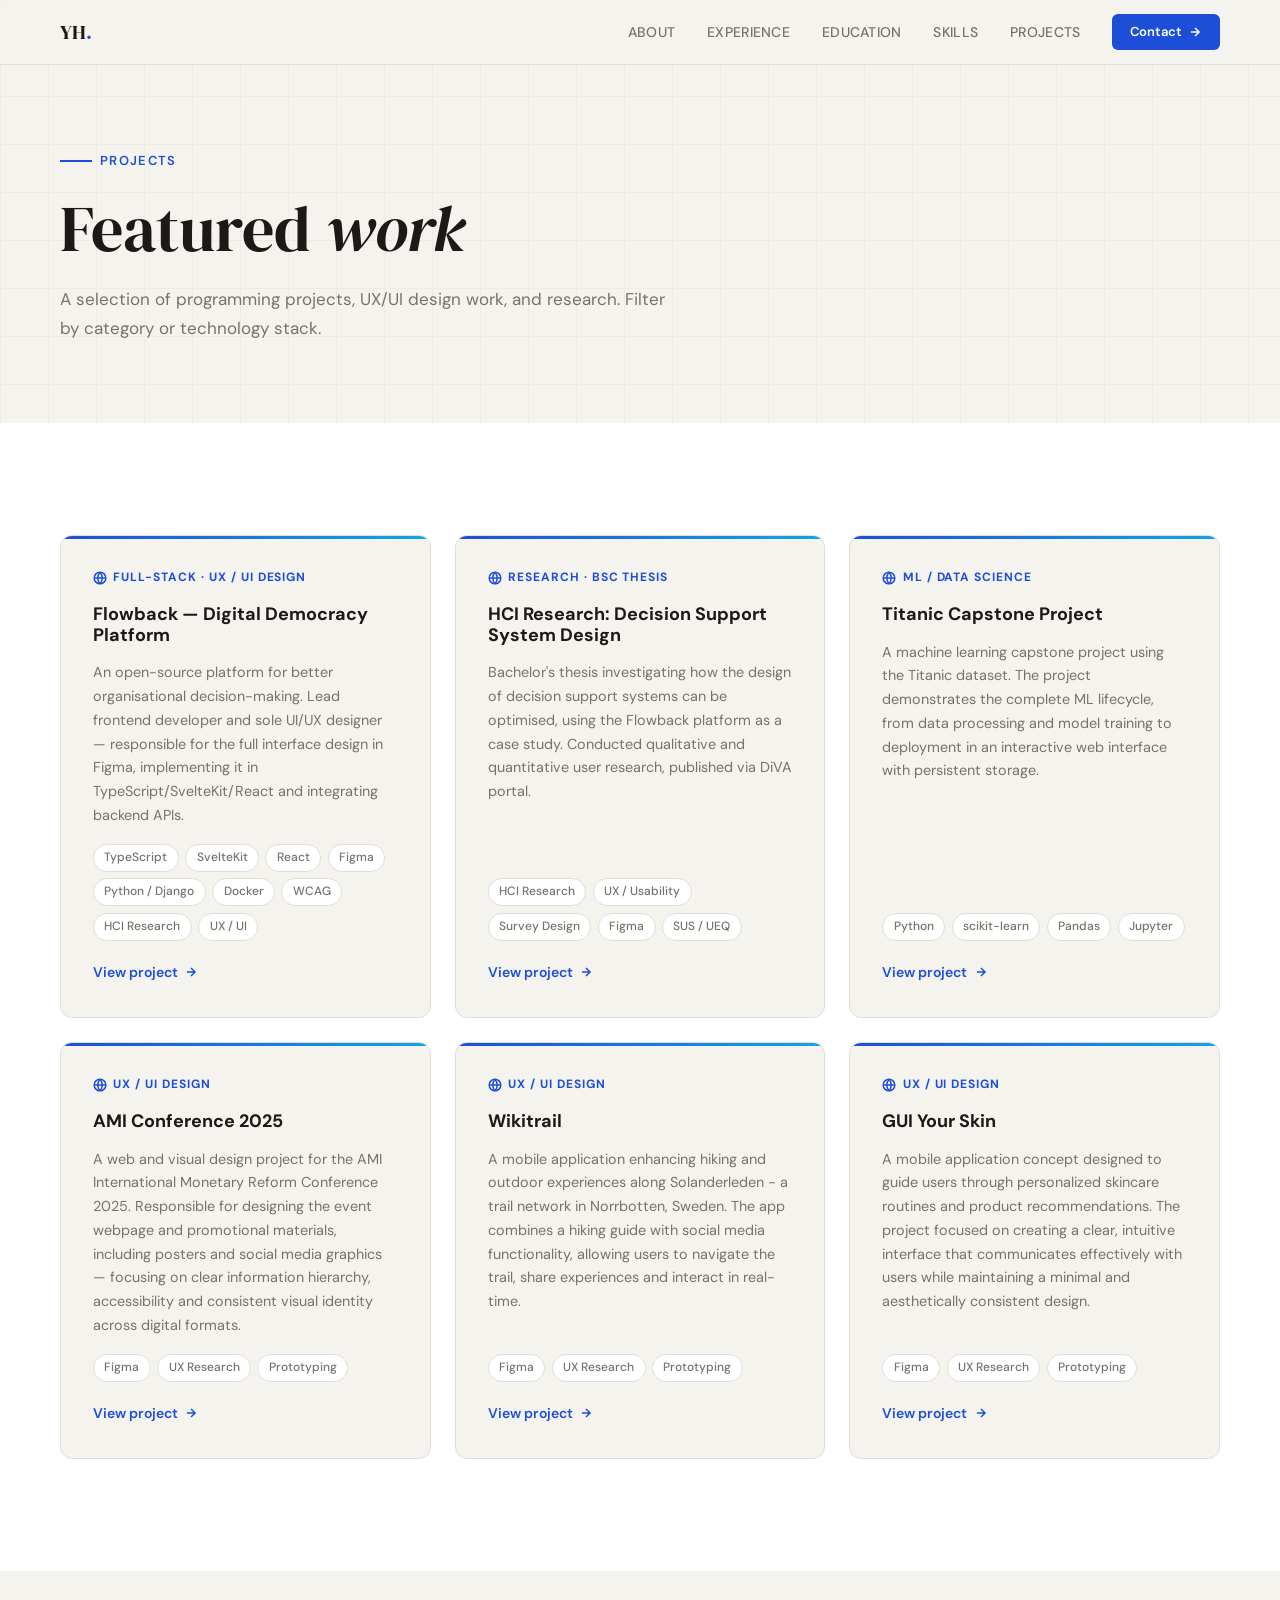
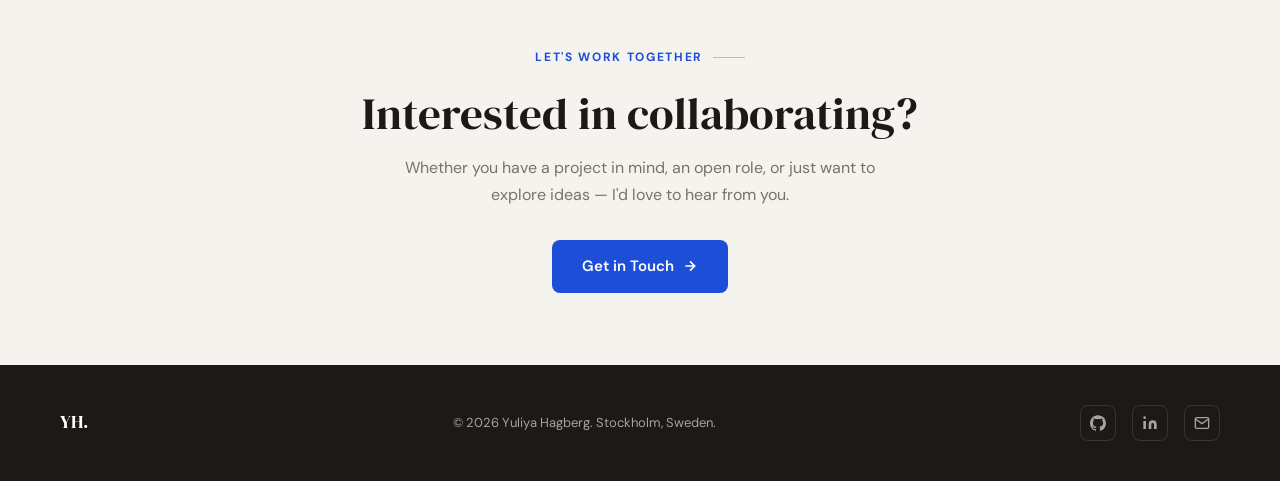
<file: portfolio/index.html>
<!DOCTYPE html>
<html lang="en">
<head>
  <meta charset="UTF-8" />
  <meta name="viewport" content="width=device-width, initial-scale=1.0" />
  <title>Projects — Yuliya Hagberg</title>
  <meta name="description" content="Featured projects by Yuliya Hagberg — web apps, UX design, AI integrations, and research. Filter by category or technology." />

  <!-- Open Graph -->
  <meta property="og:title" content="Yuliya Hagberg — Frontend Developer & Designer" />
  <meta property="og:description" content="Stockholm-based developer specialising in modern frontend frameworks, UI/UX design, AI integrations, and accessible web experiences." />
  <meta property="og:type" content="website" />
  <meta property="og:url" content="https://yuliyahagberg.github.io/" />

  <!-- Fonts -->
  <link rel="preconnect" href="https://fonts.googleapis.com" />
  <link rel="preconnect" href="https://fonts.gstatic.com" crossorigin />
  <link href="https://fonts.googleapis.com/css2?family=DM+Serif+Display:ital@0;1&family=DM+Sans:ital,opsz,wght@0,9..40,300;0,9..40,400;0,9..40,500;0,9..40,600;1,9..40,300&display=swap" rel="stylesheet" />

  <!-- Styles -->
  <link rel="stylesheet" href="/static/css/style.css" />

  
<style>
  /* Screen-reader only utility */
  .sr-only {
    position: absolute; width: 1px; height: 1px;
    padding: 0; margin: -1px; overflow: hidden;
    clip: rect(0,0,0,0); white-space: nowrap; border: 0;
  }
</style>

</head>
<body>

  <!-- Skip Navigation -->
  <a class="skip-link" href="#main">Skip to main content</a>

  <!-- Navigation -->
  
<nav class="nav" role="navigation" aria-label="Main navigation">
  <div class="container nav__inner">
    <a href="/" class="nav__logo" aria-label="Yuliya Hagberg — home">YH<span>.</span></a>
    <ul class="nav__links" role="list">
      <li><a href="/about/">About</a></li>
      <li><a href="/experience/">Experience</a></li>
      <li><a href="/education/">Education</a></li>
      <li><a href="/skills/">Skills</a></li>
      <li><a href="/portfolio/">Projects</a></li>
      <li>
        <a href="/contact/" class="nav__cta" aria-label="Go to contact page">
          Contact
          <svg width="14" height="14" viewBox="0 0 24 24" fill="none" stroke="currentColor" stroke-width="2.5" aria-hidden="true"><path d="M5 12h14M12 5l7 7-7 7"/></svg>
        </a>
      </li>
    </ul>
    <button class="nav__burger" aria-label="Toggle mobile menu" aria-expanded="false" aria-controls="mobile-nav">
      <svg width="22" height="22" viewBox="0 0 24 24" fill="none" stroke="currentColor" stroke-width="2" aria-hidden="true">
        <line x1="3" y1="6" x2="21" y2="6"/><line x1="3" y1="12" x2="21" y2="12"/><line x1="3" y1="18" x2="21" y2="18"/>
      </svg>
    </button>
  </div>
  <!-- Mobile menu -->
  <div id="mobile-nav" class="nav__mobile" role="menu" aria-label="Mobile navigation">
    <a href="/about/" role="menuitem">About</a>
    <a href="/experience/" role="menuitem">Experience</a>
    <a href="/education/" role="menuitem">Education</a>
    <a href="/skills/" role="menuitem">Skills</a>
    <a href="/portfolio/" role="menuitem">Projects</a>
    <a href="/contact/" role="menuitem">Contact</a>
  </div>
</nav>

  <!-- Main Content -->
  <main id="main">
    

<!-- ── Page Hero ─────────────────────────────────────────────────────── -->
<section class="page-hero" aria-labelledby="portfolio-hero-heading">
  <div class="container page-hero__inner">
    <div class="hero__eyebrow animate">Projects</div>
    <h1 id="portfolio-hero-heading" class="animate animate-delay-1">
      Featured <em>work</em>
    </h1>
    <p class="hero__bio animate animate-delay-2" style="margin-top:1.25rem; margin-bottom:0;">
      A selection of programming projects, UX/UI design work, and research. Filter by category or technology stack.
    </p>
  </div>
</section>

<!-- ── Filters + Grid ────────────────────────────────────────────────── -->
<section class="projects-section" aria-labelledby="projects-heading">
  <div class="container">

    <h2 id="projects-heading" class="sr-only">All projects</h2>

    <!-- Filter bar — two rows: Category on top, Stack below -->
    <!-- <div class="filter-bar-wrapper" role="group" aria-label="Filter projects"> -->

      <!-- Row 1: Category -->
      <!-- <div class="filter-bar"> -->
        <!-- <span class="filter-bar__label">Category</span> -->
        <!--  -->
        <!-- <button class="filter-btn" data-filter="frontend" data-filter-type="category" aria-pressed="false" >Front-end</button> -->
        <!--  -->
        <!-- <button class="filter-btn" data-filter="backend" data-filter-type="category" aria-pressed="false" >Back-end</button> -->
        <!--  -->
        <!-- <button class="filter-btn" data-filter="design" data-filter-type="category" aria-pressed="false" >Design</button> -->
        <!--  -->
        <!-- <button class="filter-btn" data-filter="ml" data-filter-type="category" aria-pressed="false" >ML / DL</button> -->
        <!--  -->
        <!-- <button class="filter-btn" data-filter="research" data-filter-type="category" aria-pressed="false" >Research</button> -->
        <!--  -->
      <!-- </div> -->

      <!-- Row 2: Stack -->
      <!-- <div class="filter-bar"> -->
        <!-- <span class="filter-bar__label">Stack</span> -->
        <!--  -->
        <!-- <button class="filter-btn" data-filter="Python" data-filter-type="tech" aria-pressed="false" >Python</button> -->
        <!--  -->
        <!-- <button class="filter-btn" data-filter="Django" data-filter-type="tech" aria-pressed="false" >Django</button> -->
        <!--  -->
        <!-- <button class="filter-btn" data-filter="React" data-filter-type="tech" aria-pressed="false" >React</button> -->
        <!--  -->
        <!-- <button class="filter-btn" data-filter="TypeScript" data-filter-type="tech" aria-pressed="false" >TypeScript</button> -->
        <!--  -->
        <!-- <button class="filter-btn" data-filter="SvelteKit" data-filter-type="tech" aria-pressed="false" >SvelteKit</button> -->
        <!--  -->
        <!-- <button class="filter-btn" data-filter="Figma" data-filter-type="tech" aria-pressed="false" >Figma</button> -->
        <!--  -->

        <!--  -->
      <!-- </div> -->

    <!-- </div> -->

    <!-- Active filter summary (screen-reader friendly) -->
    <!--  -->

    <!-- Project grid -->
    
    <div class="projects-grid">
      
        



<a href="/portfolio/flowback/"
   class="project-card project-card--link reveal"
   aria-label="View details for Flowback — Digital Democracy Platform">

  
  <div class="project-card__badge" aria-hidden="true">
    <svg width="14" height="14" viewBox="0 0 24 24" fill="none" stroke="currentColor" stroke-width="2.5"><circle cx="12" cy="12" r="10"/><line x1="2" y1="12" x2="22" y2="12"/><path d="M12 2a15 15 0 0 1 0 20M12 2a15 15 0 0 0 0 20"/></svg>
    Full-stack · UX / UI Design
  </div>
  

  <h3 class="project-card__title">Flowback — Digital Democracy Platform</h3>
  <p class="project-card__desc">An open-source platform for better organisational decision-making. Lead frontend developer and sole UI/UX designer — responsible for the full interface design in Figma, implementing it in TypeScript/SvelteKit/React and integrating backend APIs.</p>

  
  <div class="project-card__tech" aria-label="Technologies used">
    
      <span>TypeScript</span>
    
      <span>SvelteKit</span>
    
      <span>React</span>
    
      <span>Figma</span>
    
      <span>Python / Django</span>
    
      <span>Docker</span>
    
      <span>WCAG</span>
    
      <span>HCI Research</span>
    
      <span>UX / UI</span>
    
  </div>
  

  <div class="project-card__cta" aria-hidden="true">
    View project
    <svg width="14" height="14" viewBox="0 0 24 24" fill="none" stroke="currentColor" stroke-width="2.5"><path d="M5 12h14M12 5l7 7-7 7"/></svg>
  </div>

</a>

      
        



<a href="/portfolio/hci-thesis/"
   class="project-card project-card--link reveal"
   aria-label="View details for HCI Research: Decision Support System Design">

  
  <div class="project-card__badge" aria-hidden="true">
    <svg width="14" height="14" viewBox="0 0 24 24" fill="none" stroke="currentColor" stroke-width="2.5"><circle cx="12" cy="12" r="10"/><line x1="2" y1="12" x2="22" y2="12"/><path d="M12 2a15 15 0 0 1 0 20M12 2a15 15 0 0 0 0 20"/></svg>
    Research · BSc Thesis
  </div>
  

  <h3 class="project-card__title">HCI Research: Decision Support System Design</h3>
  <p class="project-card__desc">Bachelor&#x27;s thesis investigating how the design of decision support systems can be optimised, using the Flowback platform as a case study. Conducted qualitative and quantitative user research, published via DiVA portal.</p>

  
  <div class="project-card__tech" aria-label="Technologies used">
    
      <span>HCI Research</span>
    
      <span>UX / Usability</span>
    
      <span>Survey Design</span>
    
      <span>Figma</span>
    
      <span>SUS / UEQ</span>
    
  </div>
  

  <div class="project-card__cta" aria-hidden="true">
    View project
    <svg width="14" height="14" viewBox="0 0 24 24" fill="none" stroke="currentColor" stroke-width="2.5"><path d="M5 12h14M12 5l7 7-7 7"/></svg>
  </div>

</a>

      
        



<a href="/portfolio/titanic-capstone/"
   class="project-card project-card--link reveal"
   aria-label="View details for Titanic Capstone Project">

  
  <div class="project-card__badge" aria-hidden="true">
    <svg width="14" height="14" viewBox="0 0 24 24" fill="none" stroke="currentColor" stroke-width="2.5"><circle cx="12" cy="12" r="10"/><line x1="2" y1="12" x2="22" y2="12"/><path d="M12 2a15 15 0 0 1 0 20M12 2a15 15 0 0 0 0 20"/></svg>
    ML / Data Science
  </div>
  

  <h3 class="project-card__title">Titanic Capstone Project</h3>
  <p class="project-card__desc">A machine learning capstone project using the Titanic dataset. The project demonstrates the complete ML lifecycle, from data processing and model training to deployment in an interactive web interface with persistent storage.</p>

  
  <div class="project-card__tech" aria-label="Technologies used">
    
      <span>Python</span>
    
      <span>scikit-learn</span>
    
      <span>Pandas</span>
    
      <span>Jupyter</span>
    
  </div>
  

  <div class="project-card__cta" aria-hidden="true">
    View project
    <svg width="14" height="14" viewBox="0 0 24 24" fill="none" stroke="currentColor" stroke-width="2.5"><path d="M5 12h14M12 5l7 7-7 7"/></svg>
  </div>

</a>

      
        



<a href="/portfolio/ami-conference/"
   class="project-card project-card--link reveal"
   aria-label="View details for AMI Conference 2025">

  
  <div class="project-card__badge" aria-hidden="true">
    <svg width="14" height="14" viewBox="0 0 24 24" fill="none" stroke="currentColor" stroke-width="2.5"><circle cx="12" cy="12" r="10"/><line x1="2" y1="12" x2="22" y2="12"/><path d="M12 2a15 15 0 0 1 0 20M12 2a15 15 0 0 0 0 20"/></svg>
    UX / UI Design
  </div>
  

  <h3 class="project-card__title">AMI Conference 2025</h3>
  <p class="project-card__desc">A web and visual design project for the AMI International Monetary Reform Conference 2025. Responsible for designing the event webpage and promotional materials, including posters and social media graphics — focusing on clear information hierarchy, accessibility and consistent visual identity across digital formats.</p>

  
  <div class="project-card__tech" aria-label="Technologies used">
    
      <span>Figma</span>
    
      <span>UX Research</span>
    
      <span>Prototyping</span>
    
  </div>
  

  <div class="project-card__cta" aria-hidden="true">
    View project
    <svg width="14" height="14" viewBox="0 0 24 24" fill="none" stroke="currentColor" stroke-width="2.5"><path d="M5 12h14M12 5l7 7-7 7"/></svg>
  </div>

</a>

      
        



<a href="/portfolio/wikitrail/"
   class="project-card project-card--link reveal"
   aria-label="View details for Wikitrail">

  
  <div class="project-card__badge" aria-hidden="true">
    <svg width="14" height="14" viewBox="0 0 24 24" fill="none" stroke="currentColor" stroke-width="2.5"><circle cx="12" cy="12" r="10"/><line x1="2" y1="12" x2="22" y2="12"/><path d="M12 2a15 15 0 0 1 0 20M12 2a15 15 0 0 0 0 20"/></svg>
    UX / UI Design
  </div>
  

  <h3 class="project-card__title">Wikitrail</h3>
  <p class="project-card__desc">A mobile application enhancing hiking and outdoor experiences along Solanderleden - a trail network in Norrbotten, Sweden. The app combines a hiking guide with social media functionality, allowing users to navigate the trail, share experiences and interact in real-time.</p>

  
  <div class="project-card__tech" aria-label="Technologies used">
    
      <span>Figma</span>
    
      <span>UX Research</span>
    
      <span>Prototyping</span>
    
  </div>
  

  <div class="project-card__cta" aria-hidden="true">
    View project
    <svg width="14" height="14" viewBox="0 0 24 24" fill="none" stroke="currentColor" stroke-width="2.5"><path d="M5 12h14M12 5l7 7-7 7"/></svg>
  </div>

</a>

      
        



<a href="/portfolio/gui-your-skin/"
   class="project-card project-card--link reveal"
   aria-label="View details for GUI Your Skin">

  
  <div class="project-card__badge" aria-hidden="true">
    <svg width="14" height="14" viewBox="0 0 24 24" fill="none" stroke="currentColor" stroke-width="2.5"><circle cx="12" cy="12" r="10"/><line x1="2" y1="12" x2="22" y2="12"/><path d="M12 2a15 15 0 0 1 0 20M12 2a15 15 0 0 0 0 20"/></svg>
    UX / UI Design
  </div>
  

  <h3 class="project-card__title">GUI Your Skin</h3>
  <p class="project-card__desc">A mobile application concept designed to guide users through personalized skincare routines and product recommendations. The project focused on creating a clear, intuitive interface that communicates effectively with users while maintaining a minimal and aesthetically consistent design.</p>

  
  <div class="project-card__tech" aria-label="Technologies used">
    
      <span>Figma</span>
    
      <span>UX Research</span>
    
      <span>Prototyping</span>
    
  </div>
  

  <div class="project-card__cta" aria-hidden="true">
    View project
    <svg width="14" height="14" viewBox="0 0 24 24" fill="none" stroke="currentColor" stroke-width="2.5"><path d="M5 12h14M12 5l7 7-7 7"/></svg>
  </div>

</a>

      
    </div>
    

  </div>
</section>

<!-- ── Add-a-project CTA (admin hint) ───────────────────────────────── -->
<section style="padding-block: clamp(3rem, 6vw, 4.5rem);">
  <div class="container" style="text-align:center;">
    <div class="section-label" style="justify-content:center; margin-bottom:1.25rem;" aria-hidden="true">Let's work together</div>
    <h2 class="reveal" style="margin-bottom:1rem;">Interested in collaborating?</h2>
    <p class="reveal reveal-delay-1" style="color:var(--muted); margin-inline:auto; margin-bottom:2rem; max-width:48ch;">
      Whether you have a project in mind, an open role, or just want to explore ideas — I'd love to hear from you.
    </p>
    <a href="/contact/" class="btn btn--primary reveal reveal-delay-2">
      Get in Touch
      <svg width="16" height="16" viewBox="0 0 24 24" fill="none" stroke="currentColor" stroke-width="2.5" aria-hidden="true"><path d="M5 12h14M12 5l7 7-7 7"/></svg>
    </a>
  </div>
</section>


  </main>

  <!-- Footer -->
  <footer role="contentinfo">
  <div class="container footer-inner">
    <span class="footer-logo">YH.</span>
    <span class="footer-copy">&copy; <span id="year"></span> Yuliya Hagberg. Stockholm, Sweden.</span>
    <nav class="footer-social" aria-label="Social media links">
      <a href="https://github.com/YuliyaHagberg" target="_blank" rel="noopener noreferrer" aria-label="GitHub (opens in new tab)">
        <svg viewBox="0 0 24 24" fill="currentColor" aria-hidden="true"><path d="M12 .297c-6.63 0-12 5.373-12 12 0 5.303 3.438 9.8 8.205 11.385.6.113.82-.258.82-.577 0-.285-.01-1.04-.015-2.04-3.338.724-4.042-1.61-4.042-1.61C4.422 18.07 3.633 17.7 3.633 17.7c-1.087-.744.084-.729.084-.729 1.205.084 1.838 1.236 1.838 1.236 1.07 1.835 2.809 1.305 3.495.998.108-.776.417-1.305.76-1.605-2.665-.3-5.466-1.332-5.466-5.93 0-1.31.465-2.38 1.235-3.22-.135-.303-.54-1.523.105-3.176 0 0 1.005-.322 3.3 1.23.96-.267 1.98-.399 3-.405 1.02.006 2.04.138 3 .405 2.28-1.552 3.285-1.23 3.285-1.23.645 1.653.24 2.873.12 3.176.765.84 1.23 1.91 1.23 3.22 0 4.61-2.805 5.625-5.475 5.92.42.36.81 1.096.81 2.22 0 1.606-.015 2.896-.015 3.286 0 .315.21.69.825.57C20.565 22.092 24 17.592 24 12.297c0-6.627-5.373-12-12-12"/></svg>
      </a>
      <a href="https://www.linkedin.com/in/yuliyahagberg/" target="_blank" rel="noopener noreferrer" aria-label="LinkedIn (opens in new tab)">
        <svg viewBox="0 0 24 24" fill="currentColor" aria-hidden="true"><path d="M16 8a6 6 0 0 1 6 6v7h-4v-7a2 2 0 0 0-2-2 2 2 0 0 0-2 2v7h-4v-7a6 6 0 0 1 6-6z"/><rect x="2" y="9" width="4" height="12"/><circle cx="4" cy="4" r="2"/></svg>
      </a>
      <a href="mailto:yuliya.swe@gmail.com" aria-label="Email Yuliya">
        <svg viewBox="0 0 24 24" fill="none" stroke="currentColor" stroke-width="2" aria-hidden="true"><path d="M4 4h16c1.1 0 2 .9 2 2v12c0 1.1-.9 2-2 2H4c-1.1 0-2-.9-2-2V6c0-1.1.9-2 2-2z"/><polyline points="22,6 12,13 2,6"/></svg>
      </a>
    </nav>
  </div>
</footer>

  <!-- Scripts -->
  <script src="/static/js/main.js"></script>
  

</body>
</html>
</file>
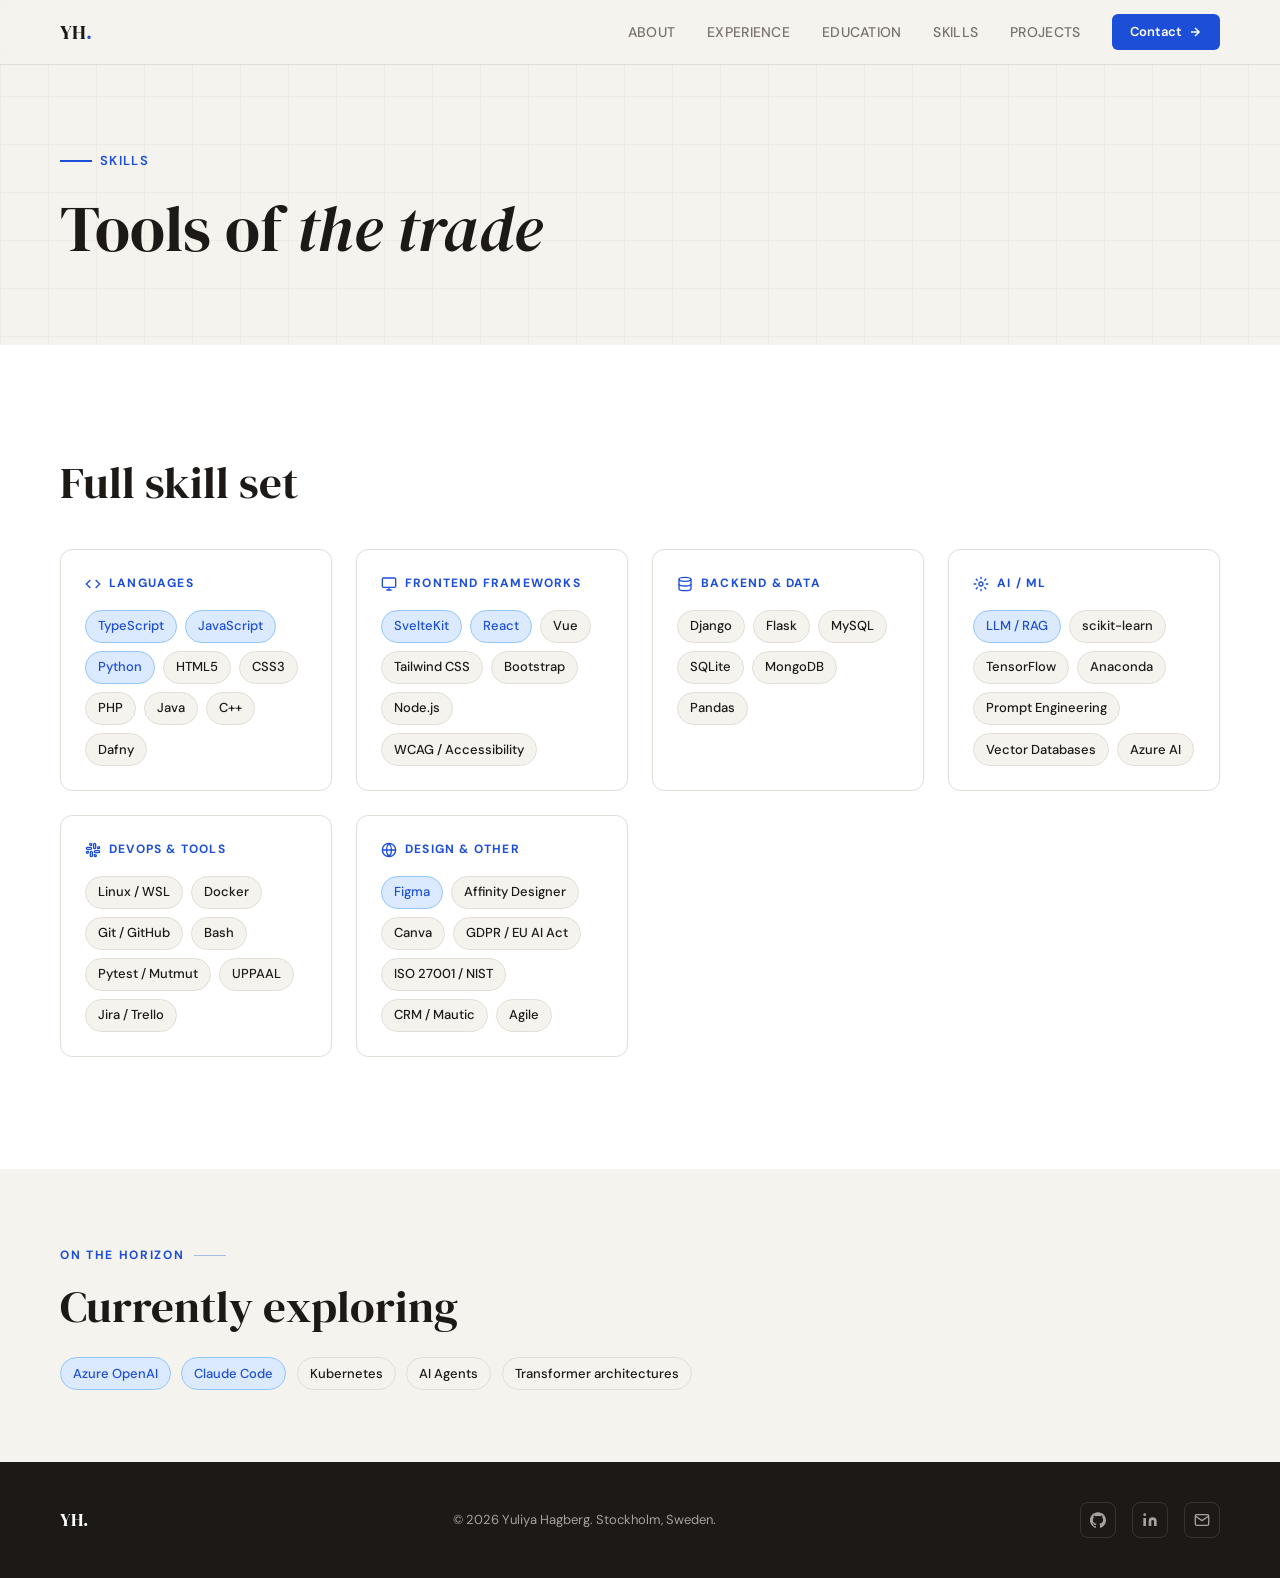
<file: skills/index.html>
<!DOCTYPE html>
<html lang="en">
<head>
  <meta charset="UTF-8" />
  <meta name="viewport" content="width=device-width, initial-scale=1.0" />
  <title>Skills — Yuliya Hagberg</title>
  <meta name="description" content="Technical skills of Yuliya Hagberg — TypeScript, SvelteKit, React, Python, Django, AI/ML, Figma, and more." />

  <!-- Open Graph -->
  <meta property="og:title" content="Yuliya Hagberg — Frontend Developer & Designer" />
  <meta property="og:description" content="Stockholm-based developer specialising in modern frontend frameworks, UI/UX design, AI integrations, and accessible web experiences." />
  <meta property="og:type" content="website" />
  <meta property="og:url" content="https://yuliyahagberg.github.io/" />

  <!-- Fonts -->
  <link rel="preconnect" href="https://fonts.googleapis.com" />
  <link rel="preconnect" href="https://fonts.gstatic.com" crossorigin />
  <link href="https://fonts.googleapis.com/css2?family=DM+Serif+Display:ital@0;1&family=DM+Sans:ital,opsz,wght@0,9..40,300;0,9..40,400;0,9..40,500;0,9..40,600;1,9..40,300&display=swap" rel="stylesheet" />

  <!-- Styles -->
  <link rel="stylesheet" href="/static/css/style.css" />

  
</head>
<body>

  <!-- Skip Navigation -->
  <a class="skip-link" href="#main">Skip to main content</a>

  <!-- Navigation -->
  
<nav class="nav" role="navigation" aria-label="Main navigation">
  <div class="container nav__inner">
    <a href="/" class="nav__logo" aria-label="Yuliya Hagberg — home">YH<span>.</span></a>
    <ul class="nav__links" role="list">
      <li><a href="/about/">About</a></li>
      <li><a href="/experience/">Experience</a></li>
      <li><a href="/education/">Education</a></li>
      <li><a href="/skills/">Skills</a></li>
      <li><a href="/portfolio/">Projects</a></li>
      <li>
        <a href="/contact/" class="nav__cta" aria-label="Go to contact page">
          Contact
          <svg width="14" height="14" viewBox="0 0 24 24" fill="none" stroke="currentColor" stroke-width="2.5" aria-hidden="true"><path d="M5 12h14M12 5l7 7-7 7"/></svg>
        </a>
      </li>
    </ul>
    <button class="nav__burger" aria-label="Toggle mobile menu" aria-expanded="false" aria-controls="mobile-nav">
      <svg width="22" height="22" viewBox="0 0 24 24" fill="none" stroke="currentColor" stroke-width="2" aria-hidden="true">
        <line x1="3" y1="6" x2="21" y2="6"/><line x1="3" y1="12" x2="21" y2="12"/><line x1="3" y1="18" x2="21" y2="18"/>
      </svg>
    </button>
  </div>
  <!-- Mobile menu -->
  <div id="mobile-nav" class="nav__mobile" role="menu" aria-label="Mobile navigation">
    <a href="/about/" role="menuitem">About</a>
    <a href="/experience/" role="menuitem">Experience</a>
    <a href="/education/" role="menuitem">Education</a>
    <a href="/skills/" role="menuitem">Skills</a>
    <a href="/portfolio/" role="menuitem">Projects</a>
    <a href="/contact/" role="menuitem">Contact</a>
  </div>
</nav>

  <!-- Main Content -->
  <main id="main">
    

<!-- ── Page Hero ─────────────────────────────────────────────────────── -->
<section class="page-hero" aria-labelledby="skills-hero-heading">
  <div class="container page-hero__inner">
    <div class="hero__eyebrow animate">Skills</div>
    <h1 id="skills-hero-heading" class="animate animate-delay-1">
      Tools of <em>the trade</em>
    </h1>
  </div>
</section>

<!-- ── Skills grid ───────────────────────────────────────────────────── -->
<section aria-labelledby="skills-heading" style="background: var(--surface);">
  <div class="container">
    <h2 id="skills-heading" class="section-title reveal" style="margin-bottom:2.5rem;">Full skill set</h2>
    <div class="skills-grid">

      
      <div class="skill-group reveal">

        <div class="skill-group__title">
          <!-- Icon dispatch based on group title keyword -->
          
          <svg viewBox="0 0 24 24" fill="none" stroke="currentColor" stroke-width="2" aria-hidden="true"><polyline points="16 18 22 12 16 6"/><polyline points="8 6 2 12 8 18"/></svg>
          
          Languages
        </div>

        <div class="skill-tags">
          
          <span class="skill-tag skill-tag--accent">TypeScript</span>
          
          <span class="skill-tag skill-tag--accent">JavaScript</span>
          
          <span class="skill-tag skill-tag--accent">Python</span>
          
          <span class="skill-tag">HTML5</span>
          
          <span class="skill-tag">CSS3</span>
          
          <span class="skill-tag">PHP</span>
          
          <span class="skill-tag">Java</span>
          
          <span class="skill-tag">C++</span>
          
          <span class="skill-tag">Dafny</span>
          
        </div>

      </div>
      
      <div class="skill-group reveal reveal-delay-1">

        <div class="skill-group__title">
          <!-- Icon dispatch based on group title keyword -->
          
          <svg viewBox="0 0 24 24" fill="none" stroke="currentColor" stroke-width="2" aria-hidden="true"><rect x="2" y="3" width="20" height="14" rx="2"/><path d="M8 21h8M12 17v4"/></svg>
          
          Frontend Frameworks
        </div>

        <div class="skill-tags">
          
          <span class="skill-tag skill-tag--accent">SvelteKit</span>
          
          <span class="skill-tag skill-tag--accent">React</span>
          
          <span class="skill-tag">Vue</span>
          
          <span class="skill-tag">Tailwind CSS</span>
          
          <span class="skill-tag">Bootstrap</span>
          
          <span class="skill-tag">Node.js</span>
          
          <span class="skill-tag">WCAG / Accessibility</span>
          
        </div>

      </div>
      
      <div class="skill-group reveal reveal-delay-2">

        <div class="skill-group__title">
          <!-- Icon dispatch based on group title keyword -->
          
          <svg viewBox="0 0 24 24" fill="none" stroke="currentColor" stroke-width="2" aria-hidden="true"><ellipse cx="12" cy="5" rx="9" ry="3"/><path d="M21 12c0 1.66-4 3-9 3s-9-1.34-9-3"/><path d="M3 5v14c0 1.66 4 3 9 3s9-1.34 9-3V5"/></svg>
          
          Backend &amp; Data
        </div>

        <div class="skill-tags">
          
          <span class="skill-tag">Django</span>
          
          <span class="skill-tag">Flask</span>
          
          <span class="skill-tag">MySQL</span>
          
          <span class="skill-tag">SQLite</span>
          
          <span class="skill-tag">MongoDB</span>
          
          <span class="skill-tag">Pandas</span>
          
        </div>

      </div>
      
      <div class="skill-group reveal reveal-delay-3">

        <div class="skill-group__title">
          <!-- Icon dispatch based on group title keyword -->
          
          <svg viewBox="0 0 24 24" fill="none" stroke="currentColor" stroke-width="2" aria-hidden="true"><circle cx="12" cy="12" r="3"/><path d="M12 1v4M12 19v4M4.22 4.22l2.83 2.83M16.95 16.95l2.83 2.83M1 12h4M19 12h4M4.22 19.78l2.83-2.83M16.95 7.05l2.83-2.83"/></svg>
          
          AI / ML
        </div>

        <div class="skill-tags">
          
          <span class="skill-tag skill-tag--accent">LLM / RAG</span>
          
          <span class="skill-tag">scikit-learn</span>
          
          <span class="skill-tag">TensorFlow</span>
          
          <span class="skill-tag">Anaconda</span>
          
          <span class="skill-tag">Prompt Engineering</span>
          
          <span class="skill-tag">Vector Databases</span>
          
          <span class="skill-tag">Azure AI</span>
          
        </div>

      </div>
      
      <div class="skill-group reveal reveal-delay-4">

        <div class="skill-group__title">
          <!-- Icon dispatch based on group title keyword -->
          
          <svg viewBox="0 0 24 24" fill="none" stroke="currentColor" stroke-width="2" aria-hidden="true"><path d="M14.5 10c-.83 0-1.5-.67-1.5-1.5v-5c0-.83.67-1.5 1.5-1.5s1.5.67 1.5 1.5v5c0 .83-.67 1.5-1.5 1.5z"/><path d="M20.5 10H19V8.5c0-.83.67-1.5 1.5-1.5s1.5.67 1.5 1.5-.67 1.5-1.5 1.5z"/><path d="M9.5 14c.83 0 1.5.67 1.5 1.5v5c0 .83-.67 1.5-1.5 1.5S8 21.33 8 20.5v-5c0-.83.67-1.5 1.5-1.5z"/><path d="M3.5 14H5v1.5c0 .83-.67 1.5-1.5 1.5S2 16.33 2 15.5 2.67 14 3.5 14z"/><path d="M14 14.5c0-.83.67-1.5 1.5-1.5h5c.83 0 1.5.67 1.5 1.5s-.67 1.5-1.5 1.5h-5c-.83 0-1.5-.67-1.5-1.5z"/><path d="M15.5 19H14v1.5c0 .83.67 1.5 1.5 1.5s1.5-.67 1.5-1.5-.67-1.5-1.5-1.5z"/><path d="M10 9.5C10 8.67 9.33 8 8.5 8h-5C2.67 8 2 8.67 2 9.5S2.67 11 3.5 11h5c.83 0 1.5-.67 1.5-1.5z"/><path d="M8.5 5H10V3.5C10 2.67 9.33 2 8.5 2S7 2.67 7 3.5 7.67 5 8.5 5z"/></svg>
          
          DevOps &amp; Tools
        </div>

        <div class="skill-tags">
          
          <span class="skill-tag">Linux / WSL</span>
          
          <span class="skill-tag">Docker</span>
          
          <span class="skill-tag">Git / GitHub</span>
          
          <span class="skill-tag">Bash</span>
          
          <span class="skill-tag">Pytest / Mutmut</span>
          
          <span class="skill-tag">UPPAAL</span>
          
          <span class="skill-tag">Jira / Trello</span>
          
        </div>

      </div>
      
      <div class="skill-group reveal reveal-delay-5">

        <div class="skill-group__title">
          <!-- Icon dispatch based on group title keyword -->
          
          <svg viewBox="0 0 24 24" fill="none" stroke="currentColor" stroke-width="2" aria-hidden="true"><path d="M2 12h20M2 12a10 10 0 1 0 20 0M2 12a10 10 0 1 1 20 0M12 2a15 15 0 0 1 0 20M12 2a15 15 0 0 0 0 20"/></svg>
          
          Design &amp; Other
        </div>

        <div class="skill-tags">
          
          <span class="skill-tag skill-tag--accent">Figma</span>
          
          <span class="skill-tag">Affinity Designer</span>
          
          <span class="skill-tag">Canva</span>
          
          <span class="skill-tag">GDPR / EU AI Act</span>
          
          <span class="skill-tag">ISO 27001 / NIST</span>
          
          <span class="skill-tag">CRM / Mautic</span>
          
          <span class="skill-tag">Agile</span>
          
        </div>

      </div>
      

    </div>
  </div>
</section>

<!-- ── Currently learning ────────────────────────────────────────────── -->
<section style="padding-block: clamp(3rem, 6vw, 4.5rem);">
  <div class="container">
    <div class="section-label" aria-hidden="true">On the horizon</div>
    <h2 class="section-title reveal" style="margin-bottom:1.5rem;">Currently exploring</h2>
    <div class="skill-tags reveal reveal-delay-1" style="gap:.65rem;">
      <span class="skill-tag skill-tag--accent">Azure OpenAI</span>
      <span class="skill-tag skill-tag--accent">Claude Code</span>
      <span class="skill-tag">Kubernetes</span>
      <span class="skill-tag">AI Agents</span>
      <span class="skill-tag">Transformer architectures</span>
    </div>
  </div>
</section>


  </main>

  <!-- Footer -->
  <footer role="contentinfo">
  <div class="container footer-inner">
    <span class="footer-logo">YH.</span>
    <span class="footer-copy">&copy; <span id="year"></span> Yuliya Hagberg. Stockholm, Sweden.</span>
    <nav class="footer-social" aria-label="Social media links">
      <a href="https://github.com/YuliyaHagberg" target="_blank" rel="noopener noreferrer" aria-label="GitHub (opens in new tab)">
        <svg viewBox="0 0 24 24" fill="currentColor" aria-hidden="true"><path d="M12 .297c-6.63 0-12 5.373-12 12 0 5.303 3.438 9.8 8.205 11.385.6.113.82-.258.82-.577 0-.285-.01-1.04-.015-2.04-3.338.724-4.042-1.61-4.042-1.61C4.422 18.07 3.633 17.7 3.633 17.7c-1.087-.744.084-.729.084-.729 1.205.084 1.838 1.236 1.838 1.236 1.07 1.835 2.809 1.305 3.495.998.108-.776.417-1.305.76-1.605-2.665-.3-5.466-1.332-5.466-5.93 0-1.31.465-2.38 1.235-3.22-.135-.303-.54-1.523.105-3.176 0 0 1.005-.322 3.3 1.23.96-.267 1.98-.399 3-.405 1.02.006 2.04.138 3 .405 2.28-1.552 3.285-1.23 3.285-1.23.645 1.653.24 2.873.12 3.176.765.84 1.23 1.91 1.23 3.22 0 4.61-2.805 5.625-5.475 5.92.42.36.81 1.096.81 2.22 0 1.606-.015 2.896-.015 3.286 0 .315.21.69.825.57C20.565 22.092 24 17.592 24 12.297c0-6.627-5.373-12-12-12"/></svg>
      </a>
      <a href="https://www.linkedin.com/in/yuliyahagberg/" target="_blank" rel="noopener noreferrer" aria-label="LinkedIn (opens in new tab)">
        <svg viewBox="0 0 24 24" fill="currentColor" aria-hidden="true"><path d="M16 8a6 6 0 0 1 6 6v7h-4v-7a2 2 0 0 0-2-2 2 2 0 0 0-2 2v7h-4v-7a6 6 0 0 1 6-6z"/><rect x="2" y="9" width="4" height="12"/><circle cx="4" cy="4" r="2"/></svg>
      </a>
      <a href="mailto:yuliya.swe@gmail.com" aria-label="Email Yuliya">
        <svg viewBox="0 0 24 24" fill="none" stroke="currentColor" stroke-width="2" aria-hidden="true"><path d="M4 4h16c1.1 0 2 .9 2 2v12c0 1.1-.9 2-2 2H4c-1.1 0-2-.9-2-2V6c0-1.1.9-2 2-2z"/><polyline points="22,6 12,13 2,6"/></svg>
      </a>
    </nav>
  </div>
</footer>

  <!-- Scripts -->
  <script src="/static/js/main.js"></script>
  

</body>
</html>
</file>
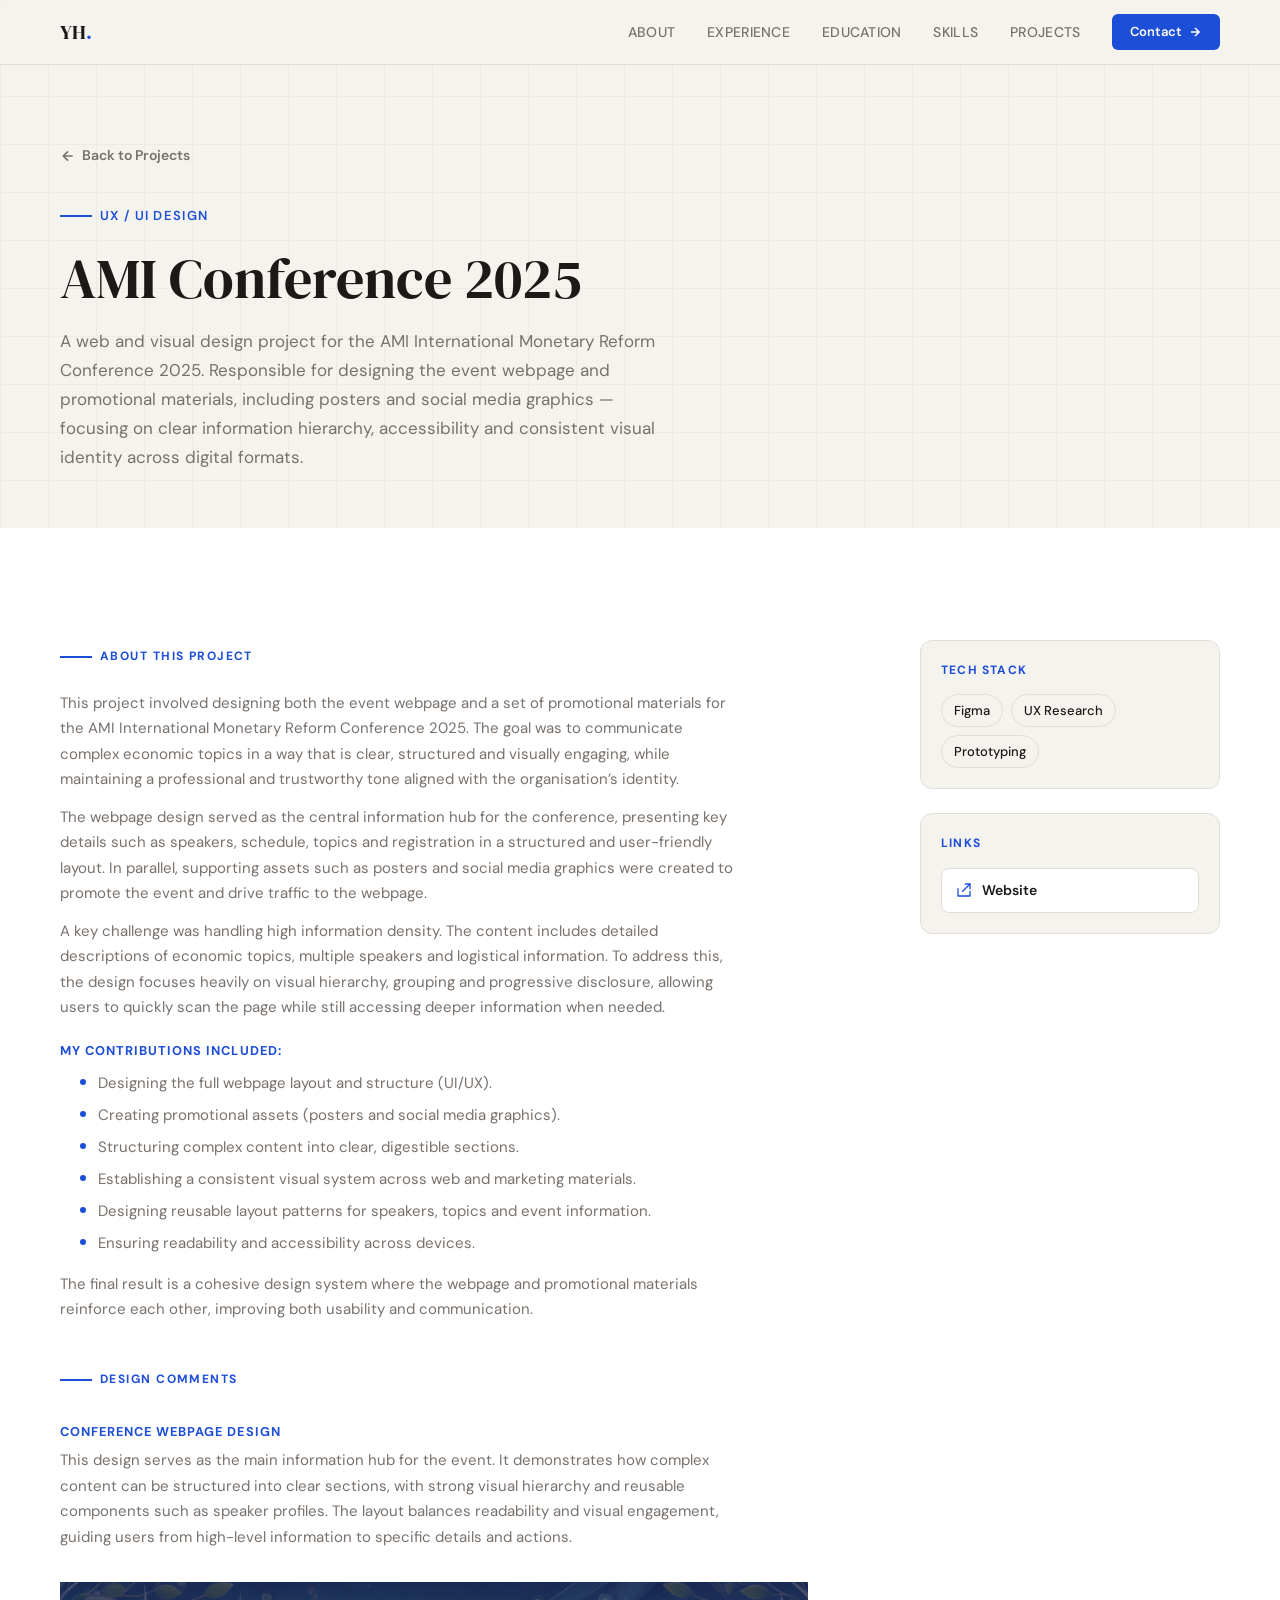
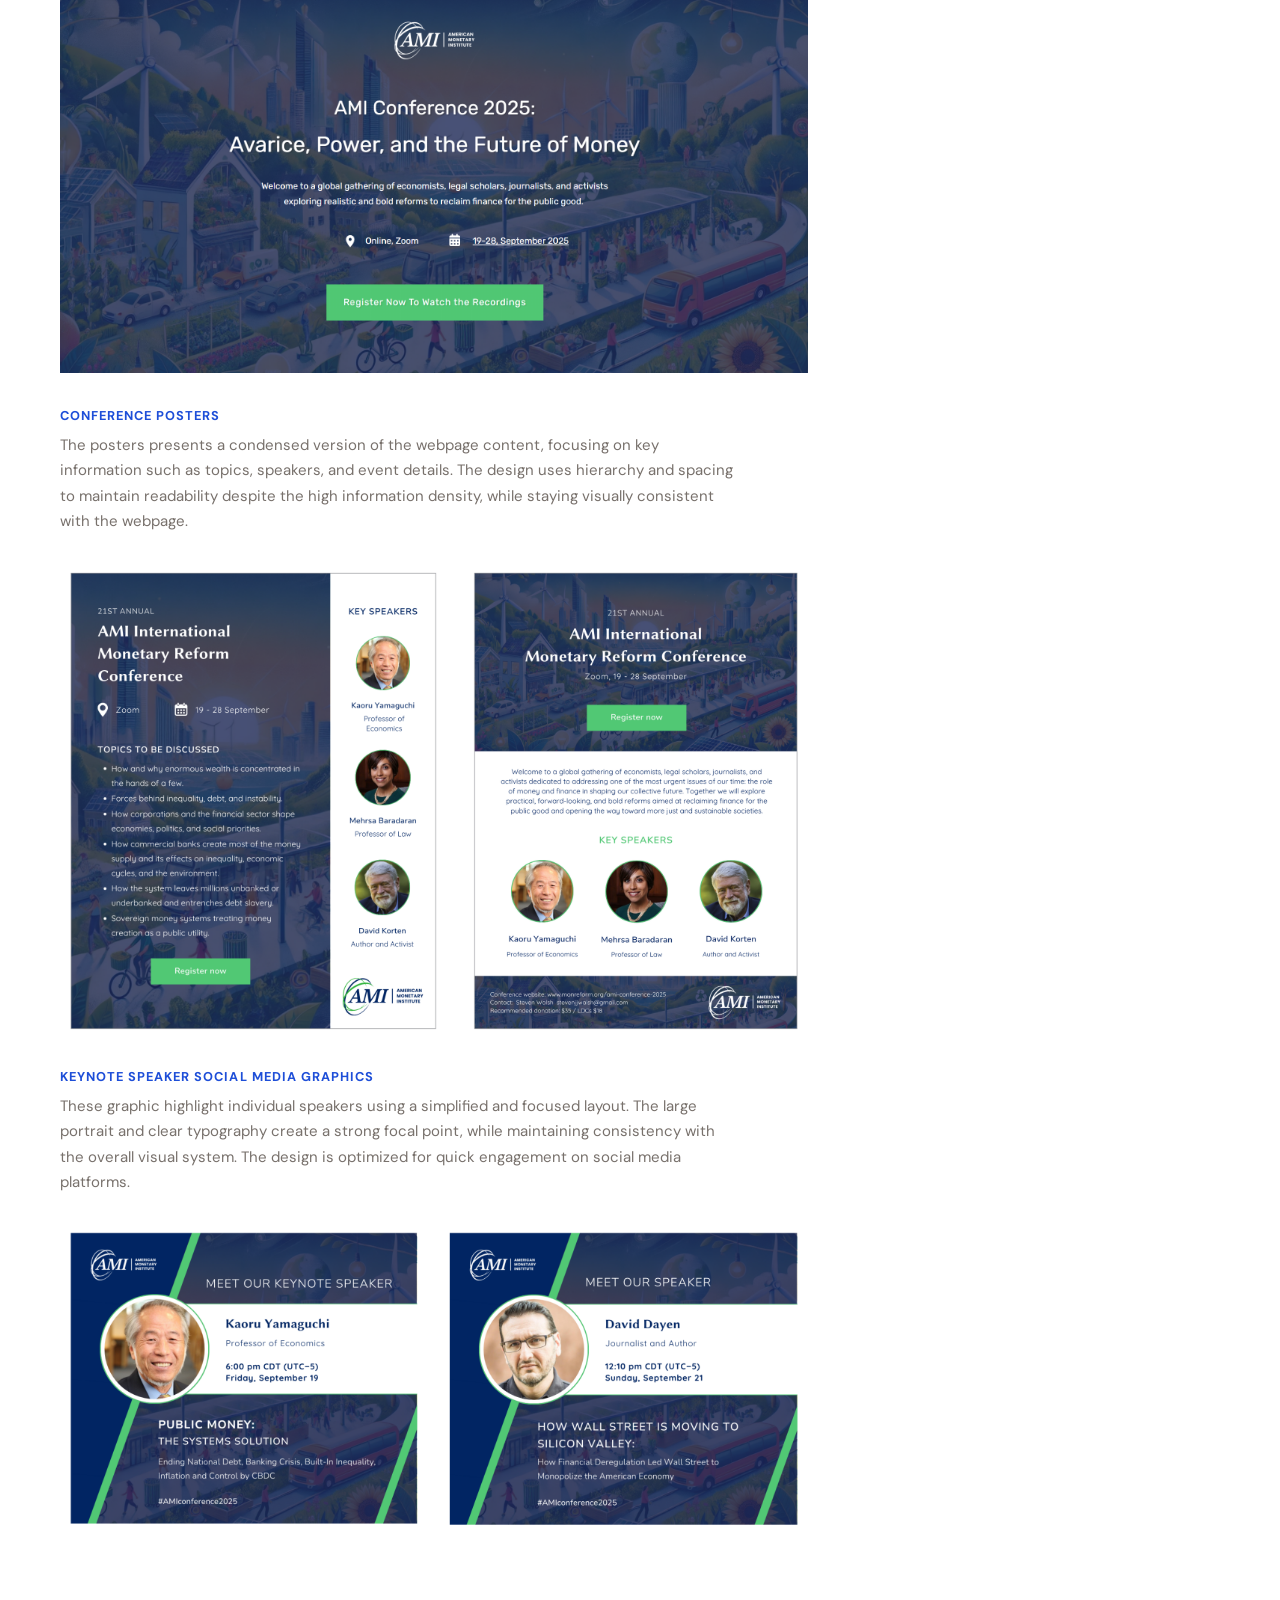
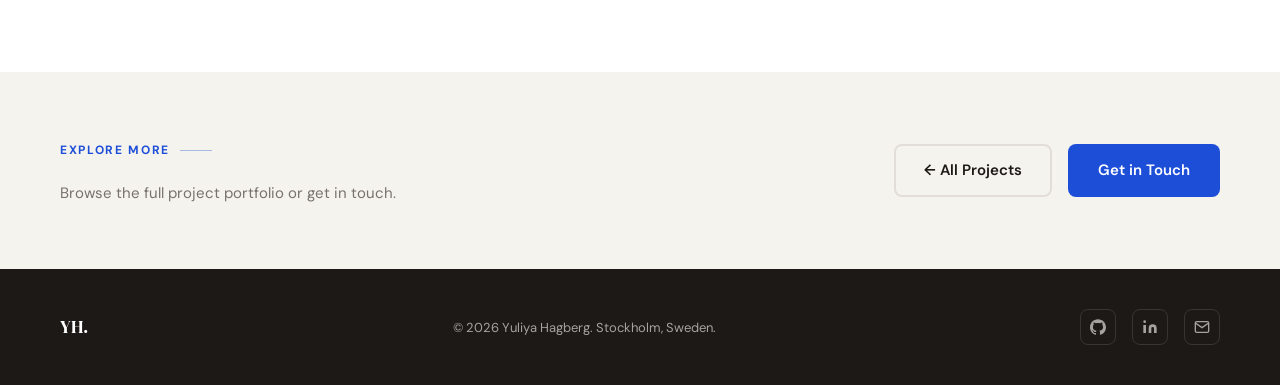
<file: portfolio/ami-conference/index.html>
<!DOCTYPE html>
<html lang="en">
<head>
  <meta charset="UTF-8" />
  <meta name="viewport" content="width=device-width, initial-scale=1.0" />
  <title>
  AMI Conference 2025 — Yuliya Hagberg
</title>
  <meta name="description" content="Yuliya Hagberg is a Stockholm-based frontend developer and UI/UX designer with expertise in TypeScript, SvelteKit, React, Python, AI/ML integrations, and accessible design." />

  <!-- Open Graph -->
  <meta property="og:title" content="Yuliya Hagberg — Frontend Developer & Designer" />
  <meta property="og:description" content="Stockholm-based developer specialising in modern frontend frameworks, UI/UX design, AI integrations, and accessible web experiences." />
  <meta property="og:type" content="website" />
  <meta property="og:url" content="https://yuliyahagberg.github.io/" />

  <!-- Fonts -->
  <link rel="preconnect" href="https://fonts.googleapis.com" />
  <link rel="preconnect" href="https://fonts.gstatic.com" crossorigin />
  <link href="https://fonts.googleapis.com/css2?family=DM+Serif+Display:ital@0;1&family=DM+Sans:ital,opsz,wght@0,9..40,300;0,9..40,400;0,9..40,500;0,9..40,600;1,9..40,300&display=swap" rel="stylesheet" />

  <!-- Styles -->
  <link rel="stylesheet" href="/static/css/style.css" />

  
</head>
<body>

  <!-- Skip Navigation -->
  <a class="skip-link" href="#main">Skip to main content</a>

  <!-- Navigation -->
  
<nav class="nav" role="navigation" aria-label="Main navigation">
  <div class="container nav__inner">
    <a href="/" class="nav__logo" aria-label="Yuliya Hagberg — home">YH<span>.</span></a>
    <ul class="nav__links" role="list">
      <li><a href="/about/">About</a></li>
      <li><a href="/experience/">Experience</a></li>
      <li><a href="/education/">Education</a></li>
      <li><a href="/skills/">Skills</a></li>
      <li><a href="/portfolio/">Projects</a></li>
      <li>
        <a href="/contact/" class="nav__cta" aria-label="Go to contact page">
          Contact
          <svg width="14" height="14" viewBox="0 0 24 24" fill="none" stroke="currentColor" stroke-width="2.5" aria-hidden="true"><path d="M5 12h14M12 5l7 7-7 7"/></svg>
        </a>
      </li>
    </ul>
    <button class="nav__burger" aria-label="Toggle mobile menu" aria-expanded="false" aria-controls="mobile-nav">
      <svg width="22" height="22" viewBox="0 0 24 24" fill="none" stroke="currentColor" stroke-width="2" aria-hidden="true">
        <line x1="3" y1="6" x2="21" y2="6"/><line x1="3" y1="12" x2="21" y2="12"/><line x1="3" y1="18" x2="21" y2="18"/>
      </svg>
    </button>
  </div>
  <!-- Mobile menu -->
  <div id="mobile-nav" class="nav__mobile" role="menu" aria-label="Mobile navigation">
    <a href="/about/" role="menuitem">About</a>
    <a href="/experience/" role="menuitem">Experience</a>
    <a href="/education/" role="menuitem">Education</a>
    <a href="/skills/" role="menuitem">Skills</a>
    <a href="/portfolio/" role="menuitem">Projects</a>
    <a href="/contact/" role="menuitem">Contact</a>
  </div>
</nav>

  <!-- Main Content -->
  <main id="main">
    

<section class="detail-hero" aria-labelledby="detail-heading">
  <div class="container detail-hero__inner">

    <a href="/portfolio/" class="detail-back animate">
      <svg viewBox="0 0 24 24" fill="none" stroke="currentColor" stroke-width="2.5"><path d="M19 12H5M12 5l-7 7 7 7"/></svg>
      Back to Projects
    </a></br>

    
      <div class="hero__eyebrow animate animate-delay-1">UX / UI Design</div>
    

    <h1 id="detail-heading" class="animate animate-delay-2" style="font-size: clamp(2rem, 5vw, 3.5rem);">
      AMI Conference 2025
    </h1>

    <p class="hero__bio animate animate-delay-3" style="margin-top:1rem; margin-bottom:0;">
      A web and visual design project for the AMI International Monetary Reform Conference 2025. Responsible for designing the event webpage and promotional materials, including posters and social media graphics — focusing on clear information hierarchy, accessibility and consistent visual identity across digital formats.
    </p>

  </div>
</section>


<section class="detail-body">
  <div class="container">

    <main>

      

        <div class="detail-section">
          <div class="detail-section__label hero__eyebrow animate animate-delay-1">About this project</div>
          
          <p class="detail-text">
            
            <p>
            This project involved designing both the event webpage and a set of promotional materials for the AMI International Monetary Reform Conference 2025. The goal was to communicate complex economic topics in a way that is clear, structured and visually engaging, while maintaining a professional and trustworthy tone aligned with the organisation’s identity.
            </p>

            <p>
            The webpage design served as the central information hub for the conference, presenting key details such as speakers, schedule, topics and registration in a structured and user-friendly layout. In parallel, supporting assets such as posters and social media graphics were created to promote the event and drive traffic to the webpage.
            </p>

            <p>
            A key challenge was handling high information density. The content includes detailed descriptions of economic topics, multiple speakers and logistical information. To address this, the design focuses heavily on visual hierarchy, grouping and progressive disclosure, allowing users to quickly scan the page while still accessing deeper information when needed.</p>

            <p><strong>My contributions included:</strong></p>
            <ul>
                <li>Designing the full webpage layout and structure (UI/UX).</li>
                <li>Creating promotional assets (posters and social media graphics).</li>
                <li>Structuring complex content into clear, digestible sections.</li>
                <li>Establishing a consistent visual system across web and marketing materials.</li>
                <li>Designing reusable layout patterns for speakers, topics and event information.</li>
                <li>Ensuring readability and accessibility across devices.</li>
            </ul>

            <p>
            The final result is a cohesive design system where the webpage and promotional materials reinforce each other, improving both usability and communication.
            </p>
            
          </p>
          

          
        </div>

        

        <div class="detail-section">

          <div class="detail-section__label hero__eyebrow animate animate-delay-1">
            Design comments
          </div>

          
            

            
              
                <strong>Conference Webpage Design</strong>
                
                  <p>This design serves as the main information hub for the event. It demonstrates how complex content can be structured into clear sections, with strong visual hierarchy and reusable components such as speaker profiles. The layout balances readability and visual engagement, guiding users from high-level information to specific details and actions.</p>
                
                
                <div class="detail-img">
                  <!-- <img src="/static/images/ami/ami-sc.png" alt="Conference Webpage Design" loading="lazy" /> -->
                   
                      <a href="https://monreform.org/ami-conference-2025/" target="_blank" rel="noopener noreferrer">
                        <img src="/static/images/ami/ami-sc.png" alt="Conference Webpage Design">
                      </a>
                    
                  </div>
                
              
                <strong>Conference Posters</strong>
                
                  <p>The posters presents a condensed version of the webpage content, focusing on key information such as topics, speakers, and event details. The design uses hierarchy and spacing to maintain readability despite the high information density, while staying visually consistent with the webpage.</p>
                
                
                <div class="detail-img">
                  <!-- <img src="/static/images/ami/Posters-mini.png" alt="Conference Posters" loading="lazy" /> -->
                   
                      <img src="/static/images/ami/Posters-mini.png" alt="Conference Posters">
                    
                  </div>
                
              
                <strong>Keynote Speaker Social Media Graphics</strong>
                
                  <p>These graphic highlight individual speakers using a simplified and focused layout. The large portrait and clear typography create a strong focal point, while maintaining consistency with the overall visual system. The design is optimized for quick engagement on social media platforms.</p>
                
                
                <div class="detail-img">
                  <!-- <img src="/static/images/ami/ami-social-media.png" alt="Keynote Speaker Social Media Graphics" loading="lazy" /> -->
                   
                      <img src="/static/images/ami/ami-social-media.png" alt="Keynote Speaker Social Media Graphics">
                    
                  </div>
                
              
            
          

        </div>



      

    </main>


    <aside class="detail-sidebar">

      <div class="detail-sidebar__card">
        <div class="detail-sidebar__card-title">Tech stack</div>

        <div class="skill-tags">

          

            
              <span class="skill-tag">Figma</span>
            
              <span class="skill-tag">UX Research</span>
            
              <span class="skill-tag">Prototyping</span>
            

          

        </div>
      </div>


      <div class="detail-sidebar__card">
        <div class="detail-sidebar__card-title">Links</div>

        <div class="detail-links">

          

            

            
            <a href="https://monreform.org/ami-conference-2025/" class="detail-link" target="_blank" rel="noopener noreferrer">

              <svg width="16" height="16" viewBox="0 0 24 24" fill="none"
                  stroke="currentColor" stroke-width="2" stroke-linecap="round" stroke-linejoin="round">
                <path d="M14 3h7v7"/>
                <path d="M10 14L21 3"/>
                <path d="M21 14v7h-7"/>
                <path d="M3 10v11h11"/>
              </svg>

              Website
            </a>
            
            

          

        </div>

      </div>

    </aside>

  </div>
</section>


<section style="padding-block: clamp(3rem, 6vw, 4rem); background: var(--bg);">
  <div class="container" style="display:flex; justify-content:space-between; align-items:center; flex-wrap:wrap; gap:1.5rem;">

    <div>
      <div class="section-label">Explore more</div>
      <p style="color:var(--muted); font-size:.9375rem; margin-top:.25rem;">
        Browse the full project portfolio or get in touch.
      </p>
    </div>

    <div style="display:flex; gap:1rem; flex-wrap:wrap;">
      <a href="/portfolio/" class="btn btn--secondary">
        ← All Projects
      </a>

      <a href="/contact/" class="btn btn--primary">
        Get in Touch
      </a>
    </div>

  </div>
</section>


  </main>

  <!-- Footer -->
  <footer role="contentinfo">
  <div class="container footer-inner">
    <span class="footer-logo">YH.</span>
    <span class="footer-copy">&copy; <span id="year"></span> Yuliya Hagberg. Stockholm, Sweden.</span>
    <nav class="footer-social" aria-label="Social media links">
      <a href="https://github.com/YuliyaHagberg" target="_blank" rel="noopener noreferrer" aria-label="GitHub (opens in new tab)">
        <svg viewBox="0 0 24 24" fill="currentColor" aria-hidden="true"><path d="M12 .297c-6.63 0-12 5.373-12 12 0 5.303 3.438 9.8 8.205 11.385.6.113.82-.258.82-.577 0-.285-.01-1.04-.015-2.04-3.338.724-4.042-1.61-4.042-1.61C4.422 18.07 3.633 17.7 3.633 17.7c-1.087-.744.084-.729.084-.729 1.205.084 1.838 1.236 1.838 1.236 1.07 1.835 2.809 1.305 3.495.998.108-.776.417-1.305.76-1.605-2.665-.3-5.466-1.332-5.466-5.93 0-1.31.465-2.38 1.235-3.22-.135-.303-.54-1.523.105-3.176 0 0 1.005-.322 3.3 1.23.96-.267 1.98-.399 3-.405 1.02.006 2.04.138 3 .405 2.28-1.552 3.285-1.23 3.285-1.23.645 1.653.24 2.873.12 3.176.765.84 1.23 1.91 1.23 3.22 0 4.61-2.805 5.625-5.475 5.92.42.36.81 1.096.81 2.22 0 1.606-.015 2.896-.015 3.286 0 .315.21.69.825.57C20.565 22.092 24 17.592 24 12.297c0-6.627-5.373-12-12-12"/></svg>
      </a>
      <a href="https://www.linkedin.com/in/yuliyahagberg/" target="_blank" rel="noopener noreferrer" aria-label="LinkedIn (opens in new tab)">
        <svg viewBox="0 0 24 24" fill="currentColor" aria-hidden="true"><path d="M16 8a6 6 0 0 1 6 6v7h-4v-7a2 2 0 0 0-2-2 2 2 0 0 0-2 2v7h-4v-7a6 6 0 0 1 6-6z"/><rect x="2" y="9" width="4" height="12"/><circle cx="4" cy="4" r="2"/></svg>
      </a>
      <a href="mailto:yuliya.swe@gmail.com" aria-label="Email Yuliya">
        <svg viewBox="0 0 24 24" fill="none" stroke="currentColor" stroke-width="2" aria-hidden="true"><path d="M4 4h16c1.1 0 2 .9 2 2v12c0 1.1-.9 2-2 2H4c-1.1 0-2-.9-2-2V6c0-1.1.9-2 2-2z"/><polyline points="22,6 12,13 2,6"/></svg>
      </a>
    </nav>
  </div>
</footer>

  <!-- Scripts -->
  <script src="/static/js/main.js"></script>
  

</body>
</html>
</file>
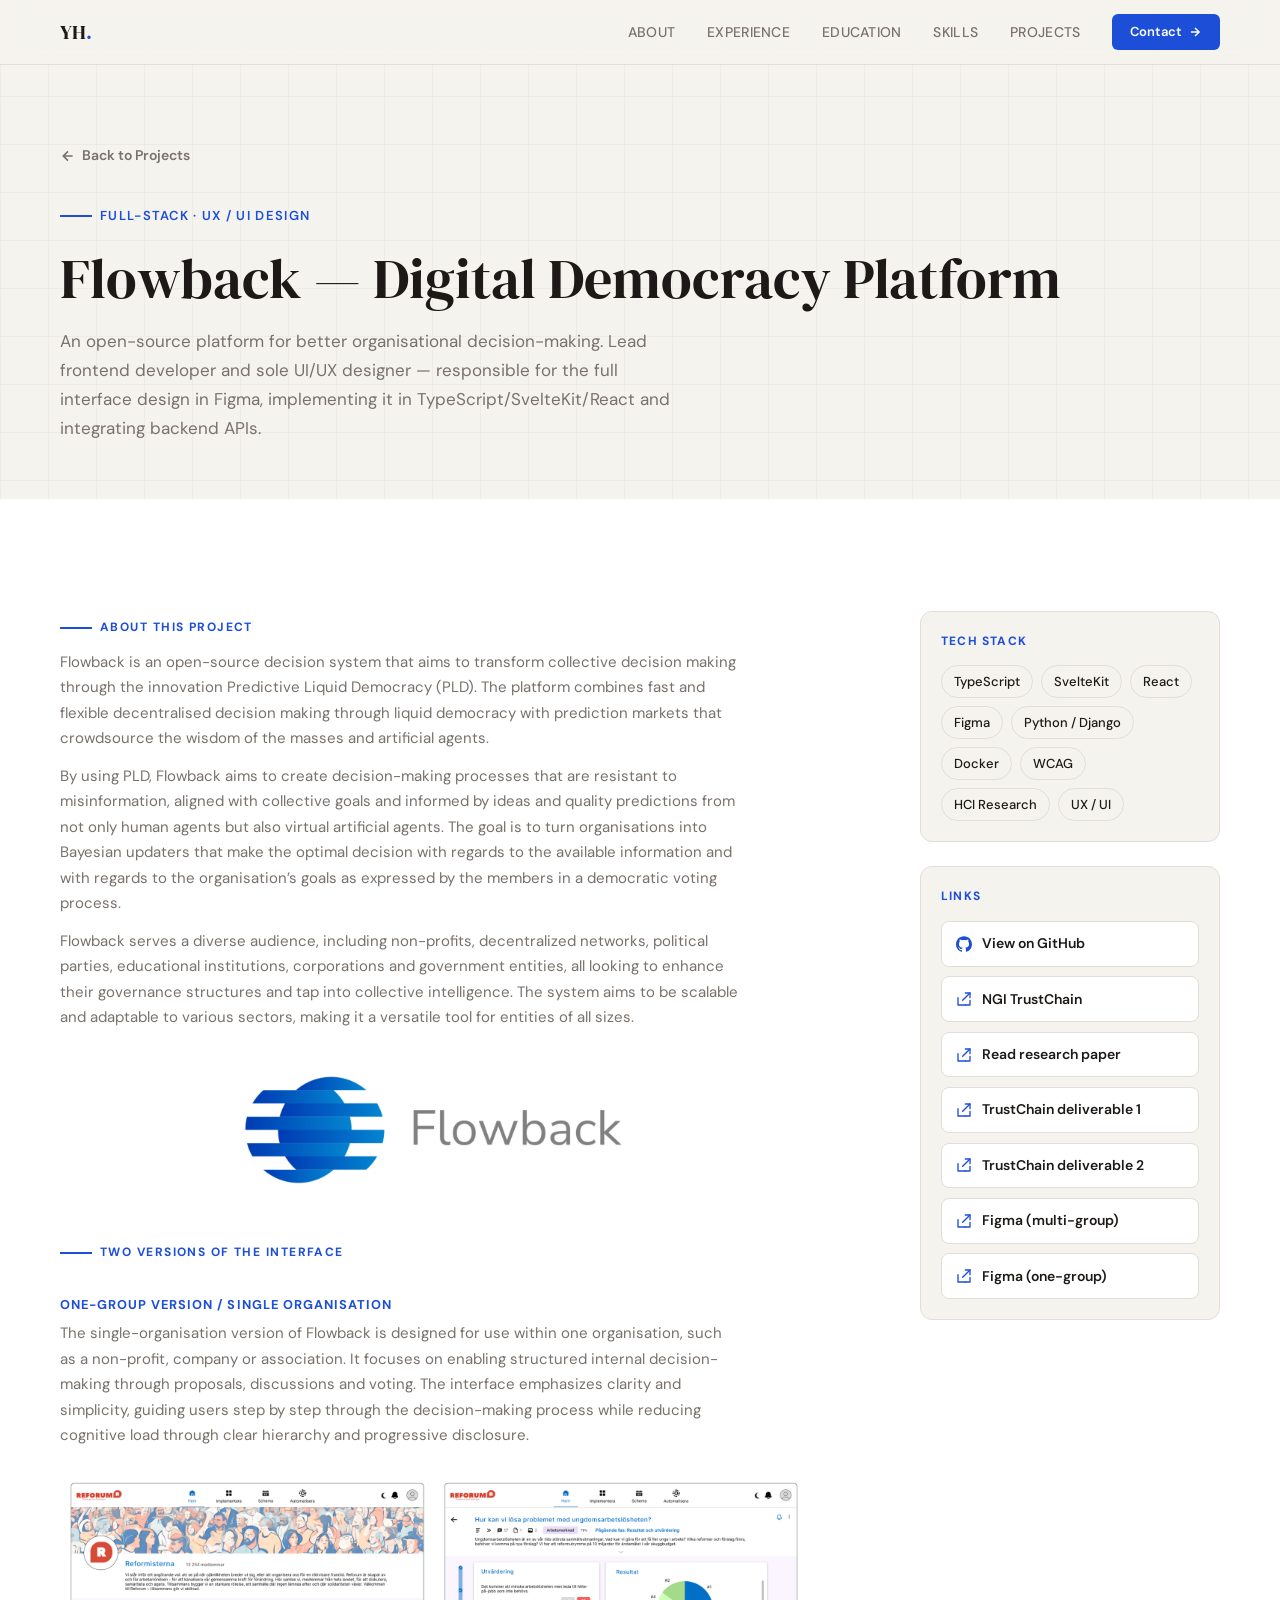
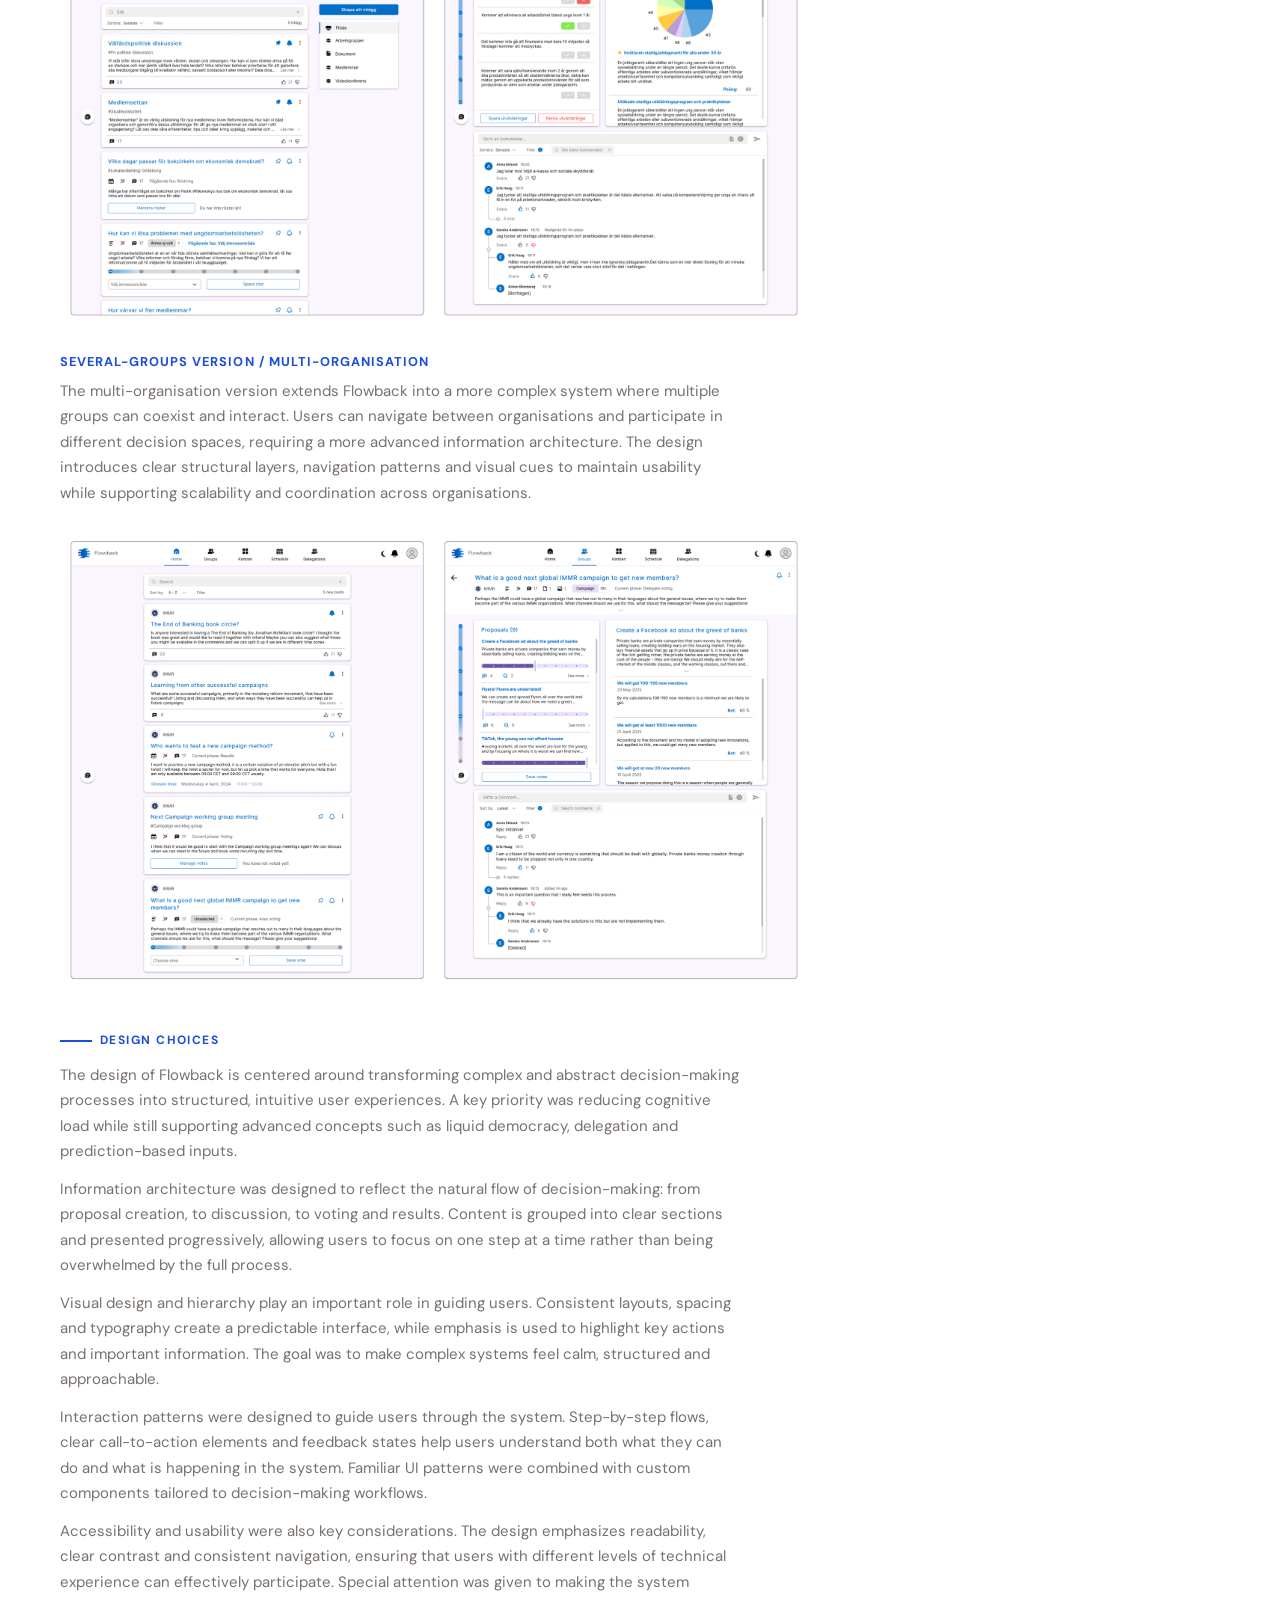
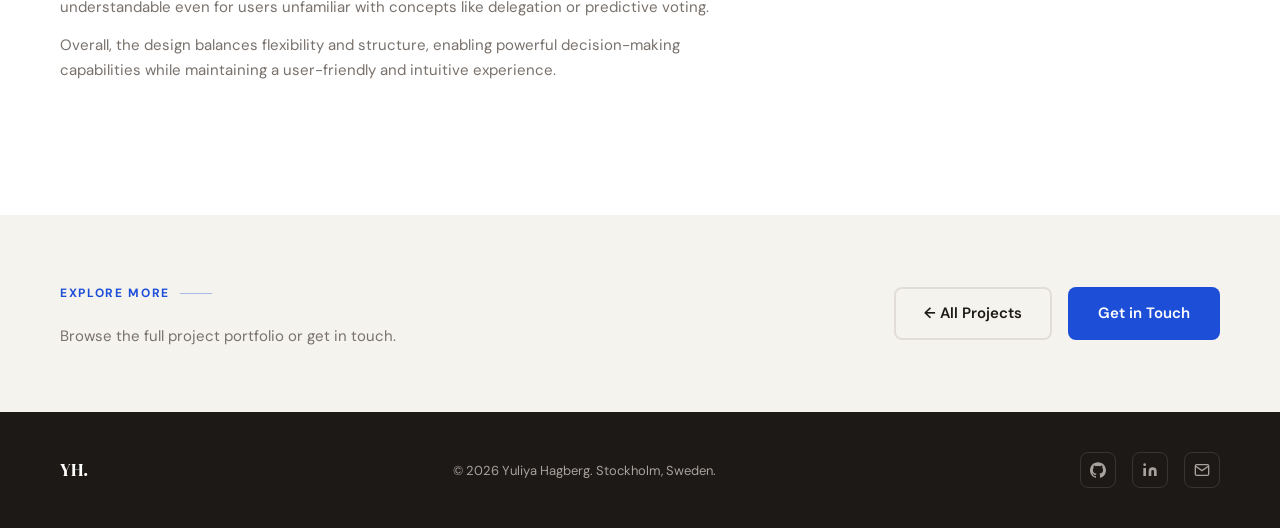
<file: portfolio/flowback/index.html>
<!DOCTYPE html>
<html lang="en">
<head>
  <meta charset="UTF-8" />
  <meta name="viewport" content="width=device-width, initial-scale=1.0" />
  <title>
  Flowback — Digital Democracy Platform — Yuliya Hagberg
</title>
  <meta name="description" content="Yuliya Hagberg is a Stockholm-based frontend developer and UI/UX designer with expertise in TypeScript, SvelteKit, React, Python, AI/ML integrations, and accessible design." />

  <!-- Open Graph -->
  <meta property="og:title" content="Yuliya Hagberg — Frontend Developer & Designer" />
  <meta property="og:description" content="Stockholm-based developer specialising in modern frontend frameworks, UI/UX design, AI integrations, and accessible web experiences." />
  <meta property="og:type" content="website" />
  <meta property="og:url" content="https://yuliyahagberg.github.io/" />

  <!-- Fonts -->
  <link rel="preconnect" href="https://fonts.googleapis.com" />
  <link rel="preconnect" href="https://fonts.gstatic.com" crossorigin />
  <link href="https://fonts.googleapis.com/css2?family=DM+Serif+Display:ital@0;1&family=DM+Sans:ital,opsz,wght@0,9..40,300;0,9..40,400;0,9..40,500;0,9..40,600;1,9..40,300&display=swap" rel="stylesheet" />

  <!-- Styles -->
  <link rel="stylesheet" href="/static/css/style.css" />

  
</head>
<body>

  <!-- Skip Navigation -->
  <a class="skip-link" href="#main">Skip to main content</a>

  <!-- Navigation -->
  
<nav class="nav" role="navigation" aria-label="Main navigation">
  <div class="container nav__inner">
    <a href="/" class="nav__logo" aria-label="Yuliya Hagberg — home">YH<span>.</span></a>
    <ul class="nav__links" role="list">
      <li><a href="/about/">About</a></li>
      <li><a href="/experience/">Experience</a></li>
      <li><a href="/education/">Education</a></li>
      <li><a href="/skills/">Skills</a></li>
      <li><a href="/portfolio/">Projects</a></li>
      <li>
        <a href="/contact/" class="nav__cta" aria-label="Go to contact page">
          Contact
          <svg width="14" height="14" viewBox="0 0 24 24" fill="none" stroke="currentColor" stroke-width="2.5" aria-hidden="true"><path d="M5 12h14M12 5l7 7-7 7"/></svg>
        </a>
      </li>
    </ul>
    <button class="nav__burger" aria-label="Toggle mobile menu" aria-expanded="false" aria-controls="mobile-nav">
      <svg width="22" height="22" viewBox="0 0 24 24" fill="none" stroke="currentColor" stroke-width="2" aria-hidden="true">
        <line x1="3" y1="6" x2="21" y2="6"/><line x1="3" y1="12" x2="21" y2="12"/><line x1="3" y1="18" x2="21" y2="18"/>
      </svg>
    </button>
  </div>
  <!-- Mobile menu -->
  <div id="mobile-nav" class="nav__mobile" role="menu" aria-label="Mobile navigation">
    <a href="/about/" role="menuitem">About</a>
    <a href="/experience/" role="menuitem">Experience</a>
    <a href="/education/" role="menuitem">Education</a>
    <a href="/skills/" role="menuitem">Skills</a>
    <a href="/portfolio/" role="menuitem">Projects</a>
    <a href="/contact/" role="menuitem">Contact</a>
  </div>
</nav>

  <!-- Main Content -->
  <main id="main">
    

<section class="detail-hero" aria-labelledby="detail-heading">
  <div class="container detail-hero__inner">

    <a href="/portfolio/" class="detail-back animate">
      <svg viewBox="0 0 24 24" fill="none" stroke="currentColor" stroke-width="2.5"><path d="M19 12H5M12 5l-7 7 7 7"/></svg>
      Back to Projects
    </a></br>

    
      <div class="hero__eyebrow animate animate-delay-1">Full-stack · UX / UI Design</div>
    

    <h1 id="detail-heading" class="animate animate-delay-2" style="font-size: clamp(2rem, 5vw, 3.5rem);">
      Flowback — Digital Democracy Platform
    </h1>

    <p class="hero__bio animate animate-delay-3" style="margin-top:1rem; margin-bottom:0;">
      An open-source platform for better organisational decision-making. Lead frontend developer and sole UI/UX designer — responsible for the full interface design in Figma, implementing it in TypeScript/SvelteKit/React and integrating backend APIs.
    </p>

  </div>
</section>


<section class="detail-body">
  <div class="container">

    <main>

      

        <div class="detail-section">
          <div class="detail-section__label hero__eyebrow animate animate-delay-1">About this project</div>
          
          <p class="detail-text">
            
            Flowback is an open-source decision system that aims to transform collective decision making through the innovation Predictive Liquid Democracy (PLD). The platform combines fast and flexible decentralised decision making through liquid democracy with prediction markets that crowdsource the wisdom of the masses and artificial agents.
            
          </p>
          
          <p class="detail-text">
            
            By using PLD, Flowback aims to create decision-making processes that are resistant to misinformation, aligned with collective goals and informed by ideas and quality predictions from not only human agents but also virtual artificial agents. The goal is to turn organisations into Bayesian updaters that make the optimal decision with regards to the available information and with regards to the organisation’s goals as expressed by the members in a democratic voting process.
            
          </p>
          
          <p class="detail-text">
            
            Flowback serves a diverse audience, including non-profits, decentralized networks, political parties, educational institutions, corporations and government entities, all looking to enhance their governance structures and tap into collective intelligence. The system aims to be scalable and adaptable to various sectors, making it a versatile tool for entities of all sizes.
            
          </p>
          

          
          <div class="project-logo">
            <img src="/static/images/flowback/FlowbackLogo1.png" alt="Flowback — Digital Democracy Platform logo">
          </div>
          
        </div>

        

        <div class="detail-section">

          <div class="detail-section__label hero__eyebrow animate animate-delay-1">
            Two versions of the interface
          </div>

          
            

            
              
                <strong>One-group version / Single organisation</strong>
                
                  <p>The single-organisation version of Flowback is designed for use within one organisation, such as a non-profit, company or association. It focuses on enabling structured internal decision-making through proposals, discussions and voting. The interface emphasizes clarity and simplicity, guiding users step by step through the decision-making process while reducing cognitive load through clear hierarchy and progressive disclosure.</p>
                
                
                <div class="detail-img">
                  <!-- <img src="/static/images/flowback/reformisterna.png" alt="One-group version / Single organisation" loading="lazy" /> -->
                   
                      <a href="https://www.figma.com/design/scJWqPiZ35vOAKyvnLhqBf/D2-Flowback-design-onegrupp-%C3%84NDRA-EJ?node-id=2325-6069&amp;t=3UbguCV185KM7vgj-1" target="_blank" rel="noopener noreferrer">
                        <img src="/static/images/flowback/reformisterna.png" alt="One-group version / Single organisation">
                      </a>
                    
                  </div>
                
              
                <strong>Several-groups version / Multi-organisation</strong>
                
                  <p>The multi-organisation version extends Flowback into a more complex system where multiple groups can coexist and interact. Users can navigate between organisations and participate in different decision spaces, requiring a more advanced information architecture. The design introduces clear structural layers, navigation patterns and visual cues to maintain usability while supporting scalability and coordination across organisations.</p>
                
                
                <div class="detail-img">
                  <!-- <img src="/static/images/flowback/immr.png" alt="Several-groups version / Multi-organisation" loading="lazy" /> -->
                   
                      <a href="https://www.figma.com/design/lwtiMvYSLR0HTehdtpFeOe/D2-Flowback-design-flergrupp-%C3%84NDRA-EJ?node-id=2325-6069&amp;t=5rg1XjnVL5wvF6Qu-1" target="_blank" rel="noopener noreferrer">
                        <img src="/static/images/flowback/immr.png" alt="Several-groups version / Multi-organisation">
                      </a>
                    
                  </div>
                
              
            
          

        </div>



        <div class="detail-section">

          <div class="detail-section__label hero__eyebrow animate animate-delay-1">
            Design choices
          </div>

          
            
              <div class="detail-text">
        <p>
        The design of Flowback is centered around transforming complex and abstract decision-making processes into structured, intuitive user experiences. A key priority was reducing cognitive load while still supporting advanced concepts such as liquid democracy, delegation and prediction-based inputs.
        </p>

        <p>
        Information architecture was designed to reflect the natural flow of decision-making: from proposal creation, to discussion, to voting and results. Content is grouped into clear sections and presented progressively, allowing users to focus on one step at a time rather than being overwhelmed by the full process.
        </p>

        <p>
        Visual design and hierarchy play an important role in guiding users. Consistent layouts, spacing and typography create a predictable interface, while emphasis is used to highlight key actions and important information. The goal was to make complex systems feel calm, structured and approachable.
        </p>

        <p>
        Interaction patterns were designed to guide users through the system. Step-by-step flows, clear call-to-action elements and feedback states help users understand both what they can do and what is happening in the system. Familiar UI patterns were combined with custom components tailored to decision-making workflows.
        </p>

        <p>
        Accessibility and usability were also key considerations. The design emphasizes readability, clear contrast and consistent navigation, ensuring that users with different levels of technical experience can effectively participate. Special attention was given to making the system understandable even for users unfamiliar with concepts like delegation or predictive voting.
        </p>

        <p>
        Overall, the design balances flexibility and structure, enabling powerful decision-making capabilities while maintaining a user-friendly and intuitive experience.
        </p>
        </div>
            

            
              
                <strong></strong>
                
                
              
                <strong></strong>
                
                
              
            
          

        </div>



      

    </main>


    <aside class="detail-sidebar">

      <div class="detail-sidebar__card">
        <div class="detail-sidebar__card-title">Tech stack</div>

        <div class="skill-tags">

          

            
              <span class="skill-tag">TypeScript</span>
            
              <span class="skill-tag">SvelteKit</span>
            
              <span class="skill-tag">React</span>
            
              <span class="skill-tag">Figma</span>
            
              <span class="skill-tag">Python / Django</span>
            
              <span class="skill-tag">Docker</span>
            
              <span class="skill-tag">WCAG</span>
            
              <span class="skill-tag">HCI Research</span>
            
              <span class="skill-tag">UX / UI</span>
            

          

        </div>
      </div>


      <div class="detail-sidebar__card">
        <div class="detail-sidebar__card-title">Links</div>

        <div class="detail-links">

          

            
            <a href="https://github.com/lokehagberg/flowback-frontend" class="detail-link" target="_blank" rel="noopener noreferrer">
              <svg width="16" height="16" viewBox="0 0 24 24" fill="currentColor">
                <path d="M12 .297c-6.63 0-12 5.373-12 12 0 5.303 3.438 9.8 8.205 
                11.385.6.113.82-.258.82-.577 
                0-.285-.01-1.04-.015-2.04-3.338.724-4.042-1.61-4.042-1.61
                C4.422 18.07 3.633 17.7 3.633 17.7
                c-1.087-.744.084-.729.084-.729
                1.205.084 1.838 1.236 1.838 1.236
                1.07 1.835 2.809 1.305 3.495.998
                .108-.776.417-1.305.76-1.605
                -2.665-.3-5.466-1.332-5.466-5.93
                0-1.31.465-2.38 1.235-3.22
                -.135-.303-.54-1.523.105-3.176
                0 0 1.005-.322 3.3 1.23
                .96-.267 1.98-.399 3-.405
                1.02.006 2.04.138 3 .405
                2.28-1.552 3.285-1.23 3.285-1.23
                .645 1.653.24 2.873.12 3.176
                .765.84 1.23 1.91 1.23 3.22
                0 4.61-2.805 5.625-5.475 5.92
                .42.36.81 1.096.81 2.22
                0 1.606-.015 2.896-.015 3.286
                0 .315.21.69.825.57
                C20.565 22.092 24 17.592 24 12.297
                c0-6.627-5.373-12-12-12"/>
              </svg>
              View on GitHub
            </a>
            

            
            <a href="https://trustchain.ngi.eu/flowback/" class="detail-link" target="_blank" rel="noopener noreferrer">

              <svg width="16" height="16" viewBox="0 0 24 24" fill="none"
                  stroke="currentColor" stroke-width="2" stroke-linecap="round" stroke-linejoin="round">
                <path d="M14 3h7v7"/>
                <path d="M10 14L21 3"/>
                <path d="M21 14v7h-7"/>
                <path d="M3 10v11h11"/>
              </svg>

              NGI TrustChain
            </a>
            
            
            <a href="https://www.researchgate.net/profile/Loke-Hagberg/publication/377557844_Predictive_Liquid_Democracy/links/68dfd4c29383755fd7090e25/Predictive-Liquid-Democracy.pdf" class="detail-link" target="_blank" rel="noopener noreferrer">

              <svg width="16" height="16" viewBox="0 0 24 24" fill="none"
                  stroke="currentColor" stroke-width="2" stroke-linecap="round" stroke-linejoin="round">
                <path d="M14 3h7v7"/>
                <path d="M10 14L21 3"/>
                <path d="M21 14v7h-7"/>
                <path d="M3 10v11h11"/>
              </svg>

              Read research paper
            </a>
            
            
            <a href="https://www.researchgate.net/publication/404051122_D1_STATE_OF_THE_ART_OVERVIEW_USE_CASE_ANALYSIS_AND_PRELIMINARY_TECHNICAL_SPECIFICATION_OF_FLOWBACK" class="detail-link" target="_blank" rel="noopener noreferrer">

              <svg width="16" height="16" viewBox="0 0 24 24" fill="none"
                  stroke="currentColor" stroke-width="2" stroke-linecap="round" stroke-linejoin="round">
                <path d="M14 3h7v7"/>
                <path d="M10 14L21 3"/>
                <path d="M21 14v7h-7"/>
                <path d="M3 10v11h11"/>
              </svg>

              TrustChain deliverable 1
            </a>
            
            
            <a href="https://www.researchgate.net/publication/404051125_D2_DETAILED_TECHNICAL_SPECIFICATION_OF_FLOWBACK_SOFTWARE_IMPLEMENTATION_WORK_PLAN_DEMO_SCENARIOS_THE_NUMBER_OF_END_USERS_THAT_WILL_BE_INVOLVED_IN_ANY_PILOTS_AND_PRELIMINARY_BUSINESS_PLAN" class="detail-link" target="_blank" rel="noopener noreferrer">

              <svg width="16" height="16" viewBox="0 0 24 24" fill="none"
                  stroke="currentColor" stroke-width="2" stroke-linecap="round" stroke-linejoin="round">
                <path d="M14 3h7v7"/>
                <path d="M10 14L21 3"/>
                <path d="M21 14v7h-7"/>
                <path d="M3 10v11h11"/>
              </svg>

              TrustChain deliverable 2
            </a>
            
            
            <a href="https://www.figma.com/design/lwtiMvYSLR0HTehdtpFeOe/D2-Flowback-design-flergrupp-%C3%84NDRA-EJ?node-id=2325-6069&amp;t=5rg1XjnVL5wvF6Qu-1" class="detail-link" target="_blank" rel="noopener noreferrer">

              <svg width="16" height="16" viewBox="0 0 24 24" fill="none"
                  stroke="currentColor" stroke-width="2" stroke-linecap="round" stroke-linejoin="round">
                <path d="M14 3h7v7"/>
                <path d="M10 14L21 3"/>
                <path d="M21 14v7h-7"/>
                <path d="M3 10v11h11"/>
              </svg>

              Figma (multi-group)
            </a>
            
            
            <a href="https://www.figma.com/design/scJWqPiZ35vOAKyvnLhqBf/D2-Flowback-design-onegrupp-%C3%84NDRA-EJ?node-id=2325-6069&amp;t=3UbguCV185KM7vgj-1" class="detail-link" target="_blank" rel="noopener noreferrer">

              <svg width="16" height="16" viewBox="0 0 24 24" fill="none"
                  stroke="currentColor" stroke-width="2" stroke-linecap="round" stroke-linejoin="round">
                <path d="M14 3h7v7"/>
                <path d="M10 14L21 3"/>
                <path d="M21 14v7h-7"/>
                <path d="M3 10v11h11"/>
              </svg>

              Figma (one-group)
            </a>
            
            

          

        </div>

      </div>

    </aside>

  </div>
</section>


<section style="padding-block: clamp(3rem, 6vw, 4rem); background: var(--bg);">
  <div class="container" style="display:flex; justify-content:space-between; align-items:center; flex-wrap:wrap; gap:1.5rem;">

    <div>
      <div class="section-label">Explore more</div>
      <p style="color:var(--muted); font-size:.9375rem; margin-top:.25rem;">
        Browse the full project portfolio or get in touch.
      </p>
    </div>

    <div style="display:flex; gap:1rem; flex-wrap:wrap;">
      <a href="/portfolio/" class="btn btn--secondary">
        ← All Projects
      </a>

      <a href="/contact/" class="btn btn--primary">
        Get in Touch
      </a>
    </div>

  </div>
</section>


  </main>

  <!-- Footer -->
  <footer role="contentinfo">
  <div class="container footer-inner">
    <span class="footer-logo">YH.</span>
    <span class="footer-copy">&copy; <span id="year"></span> Yuliya Hagberg. Stockholm, Sweden.</span>
    <nav class="footer-social" aria-label="Social media links">
      <a href="https://github.com/YuliyaHagberg" target="_blank" rel="noopener noreferrer" aria-label="GitHub (opens in new tab)">
        <svg viewBox="0 0 24 24" fill="currentColor" aria-hidden="true"><path d="M12 .297c-6.63 0-12 5.373-12 12 0 5.303 3.438 9.8 8.205 11.385.6.113.82-.258.82-.577 0-.285-.01-1.04-.015-2.04-3.338.724-4.042-1.61-4.042-1.61C4.422 18.07 3.633 17.7 3.633 17.7c-1.087-.744.084-.729.084-.729 1.205.084 1.838 1.236 1.838 1.236 1.07 1.835 2.809 1.305 3.495.998.108-.776.417-1.305.76-1.605-2.665-.3-5.466-1.332-5.466-5.93 0-1.31.465-2.38 1.235-3.22-.135-.303-.54-1.523.105-3.176 0 0 1.005-.322 3.3 1.23.96-.267 1.98-.399 3-.405 1.02.006 2.04.138 3 .405 2.28-1.552 3.285-1.23 3.285-1.23.645 1.653.24 2.873.12 3.176.765.84 1.23 1.91 1.23 3.22 0 4.61-2.805 5.625-5.475 5.92.42.36.81 1.096.81 2.22 0 1.606-.015 2.896-.015 3.286 0 .315.21.69.825.57C20.565 22.092 24 17.592 24 12.297c0-6.627-5.373-12-12-12"/></svg>
      </a>
      <a href="https://www.linkedin.com/in/yuliyahagberg/" target="_blank" rel="noopener noreferrer" aria-label="LinkedIn (opens in new tab)">
        <svg viewBox="0 0 24 24" fill="currentColor" aria-hidden="true"><path d="M16 8a6 6 0 0 1 6 6v7h-4v-7a2 2 0 0 0-2-2 2 2 0 0 0-2 2v7h-4v-7a6 6 0 0 1 6-6z"/><rect x="2" y="9" width="4" height="12"/><circle cx="4" cy="4" r="2"/></svg>
      </a>
      <a href="mailto:yuliya.swe@gmail.com" aria-label="Email Yuliya">
        <svg viewBox="0 0 24 24" fill="none" stroke="currentColor" stroke-width="2" aria-hidden="true"><path d="M4 4h16c1.1 0 2 .9 2 2v12c0 1.1-.9 2-2 2H4c-1.1 0-2-.9-2-2V6c0-1.1.9-2 2-2z"/><polyline points="22,6 12,13 2,6"/></svg>
      </a>
    </nav>
  </div>
</footer>

  <!-- Scripts -->
  <script src="/static/js/main.js"></script>
  

</body>
</html>
</file>
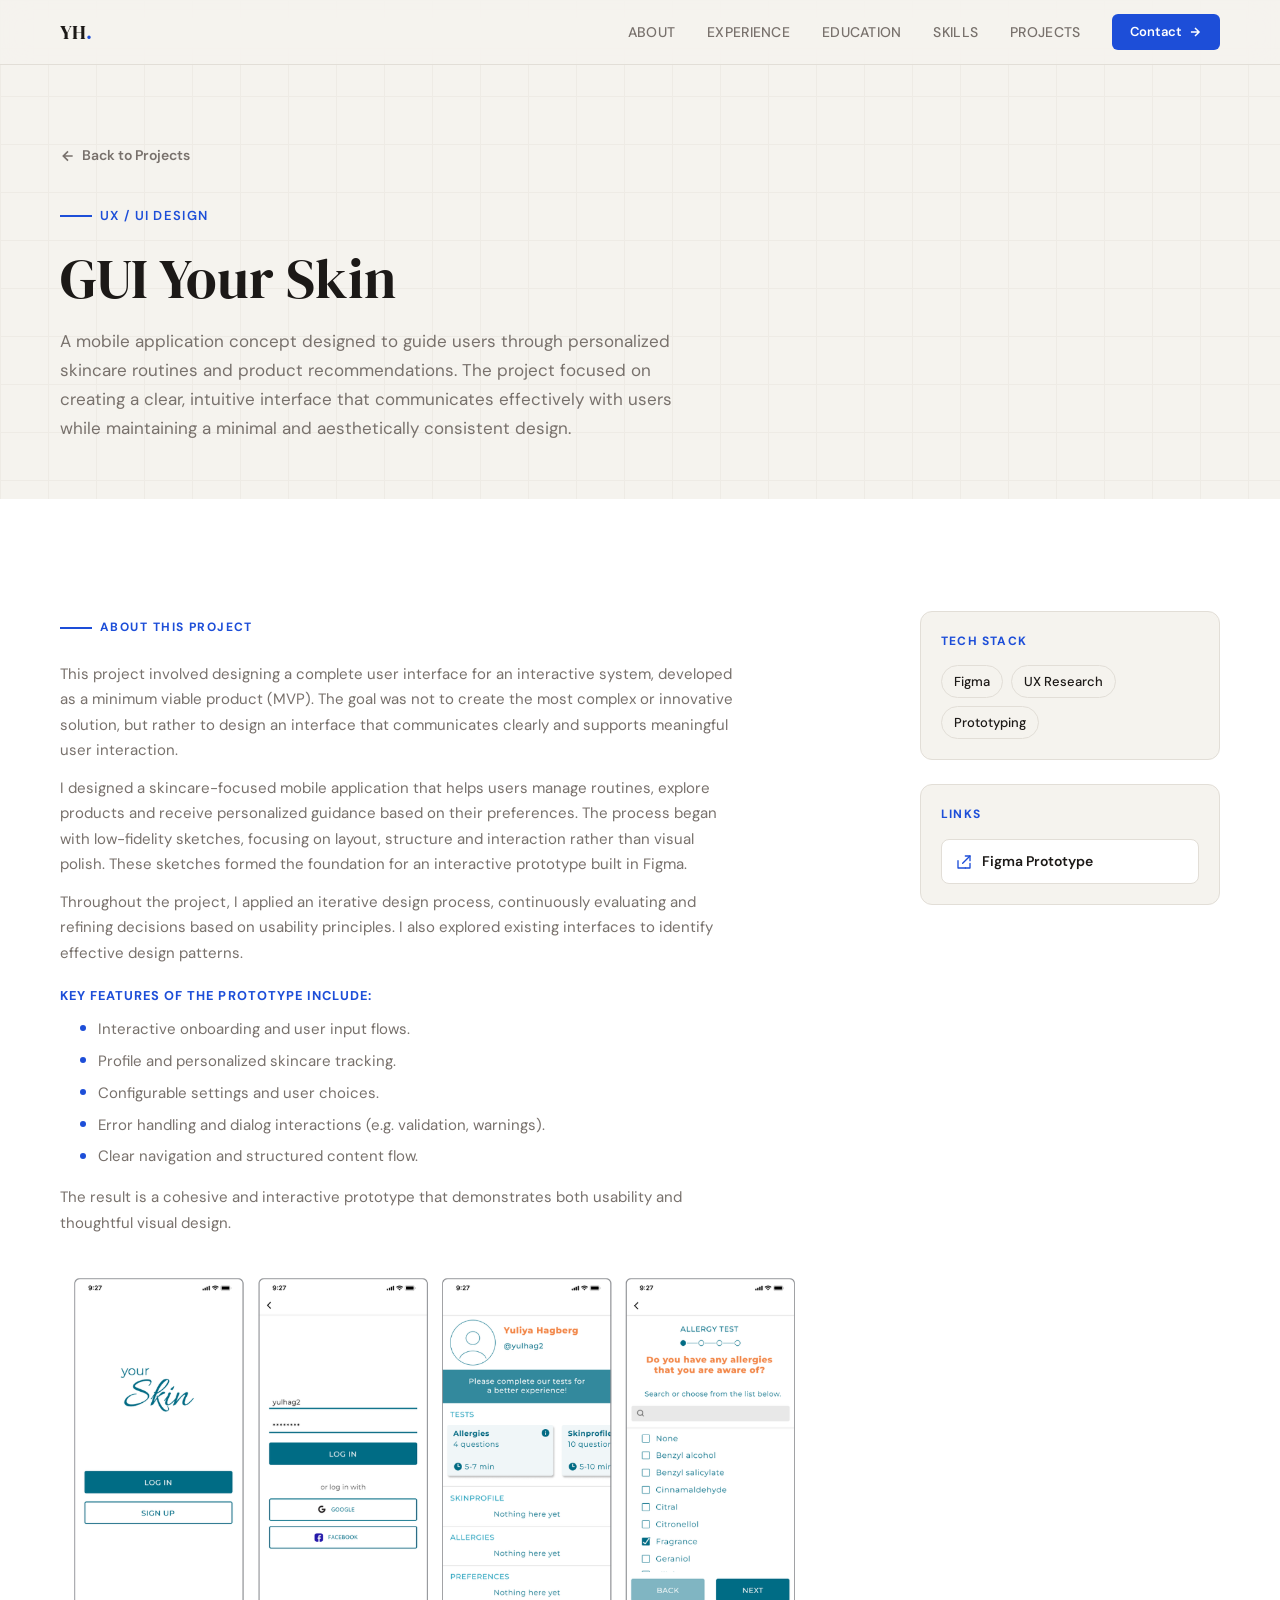
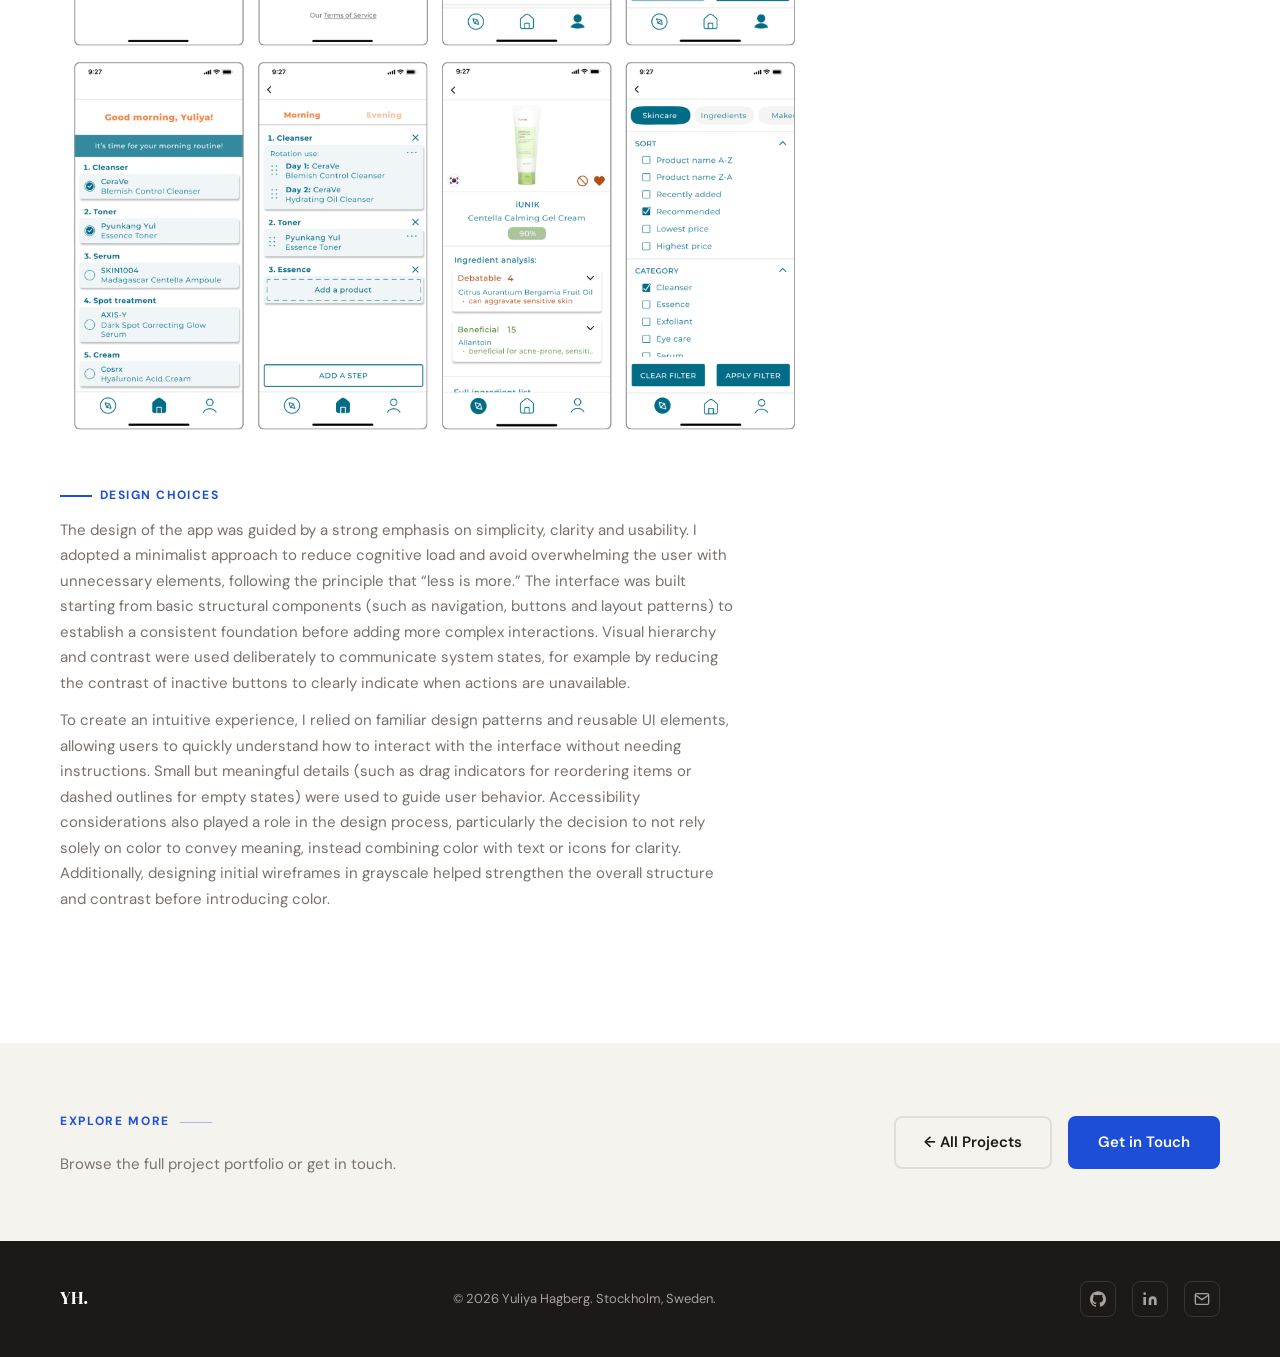
<file: portfolio/gui-your-skin/index.html>
<!DOCTYPE html>
<html lang="en">
<head>
  <meta charset="UTF-8" />
  <meta name="viewport" content="width=device-width, initial-scale=1.0" />
  <title>
  GUI Your Skin — Yuliya Hagberg
</title>
  <meta name="description" content="Yuliya Hagberg is a Stockholm-based frontend developer and UI/UX designer with expertise in TypeScript, SvelteKit, React, Python, AI/ML integrations, and accessible design." />

  <!-- Open Graph -->
  <meta property="og:title" content="Yuliya Hagberg — Frontend Developer & Designer" />
  <meta property="og:description" content="Stockholm-based developer specialising in modern frontend frameworks, UI/UX design, AI integrations, and accessible web experiences." />
  <meta property="og:type" content="website" />
  <meta property="og:url" content="https://yuliyahagberg.github.io/" />

  <!-- Fonts -->
  <link rel="preconnect" href="https://fonts.googleapis.com" />
  <link rel="preconnect" href="https://fonts.gstatic.com" crossorigin />
  <link href="https://fonts.googleapis.com/css2?family=DM+Serif+Display:ital@0;1&family=DM+Sans:ital,opsz,wght@0,9..40,300;0,9..40,400;0,9..40,500;0,9..40,600;1,9..40,300&display=swap" rel="stylesheet" />

  <!-- Styles -->
  <link rel="stylesheet" href="/static/css/style.css" />

  
</head>
<body>

  <!-- Skip Navigation -->
  <a class="skip-link" href="#main">Skip to main content</a>

  <!-- Navigation -->
  
<nav class="nav" role="navigation" aria-label="Main navigation">
  <div class="container nav__inner">
    <a href="/" class="nav__logo" aria-label="Yuliya Hagberg — home">YH<span>.</span></a>
    <ul class="nav__links" role="list">
      <li><a href="/about/">About</a></li>
      <li><a href="/experience/">Experience</a></li>
      <li><a href="/education/">Education</a></li>
      <li><a href="/skills/">Skills</a></li>
      <li><a href="/portfolio/">Projects</a></li>
      <li>
        <a href="/contact/" class="nav__cta" aria-label="Go to contact page">
          Contact
          <svg width="14" height="14" viewBox="0 0 24 24" fill="none" stroke="currentColor" stroke-width="2.5" aria-hidden="true"><path d="M5 12h14M12 5l7 7-7 7"/></svg>
        </a>
      </li>
    </ul>
    <button class="nav__burger" aria-label="Toggle mobile menu" aria-expanded="false" aria-controls="mobile-nav">
      <svg width="22" height="22" viewBox="0 0 24 24" fill="none" stroke="currentColor" stroke-width="2" aria-hidden="true">
        <line x1="3" y1="6" x2="21" y2="6"/><line x1="3" y1="12" x2="21" y2="12"/><line x1="3" y1="18" x2="21" y2="18"/>
      </svg>
    </button>
  </div>
  <!-- Mobile menu -->
  <div id="mobile-nav" class="nav__mobile" role="menu" aria-label="Mobile navigation">
    <a href="/about/" role="menuitem">About</a>
    <a href="/experience/" role="menuitem">Experience</a>
    <a href="/education/" role="menuitem">Education</a>
    <a href="/skills/" role="menuitem">Skills</a>
    <a href="/portfolio/" role="menuitem">Projects</a>
    <a href="/contact/" role="menuitem">Contact</a>
  </div>
</nav>

  <!-- Main Content -->
  <main id="main">
    

<section class="detail-hero" aria-labelledby="detail-heading">
  <div class="container detail-hero__inner">

    <a href="/portfolio/" class="detail-back animate">
      <svg viewBox="0 0 24 24" fill="none" stroke="currentColor" stroke-width="2.5"><path d="M19 12H5M12 5l-7 7 7 7"/></svg>
      Back to Projects
    </a></br>

    
      <div class="hero__eyebrow animate animate-delay-1">UX / UI Design</div>
    

    <h1 id="detail-heading" class="animate animate-delay-2" style="font-size: clamp(2rem, 5vw, 3.5rem);">
      GUI Your Skin
    </h1>

    <p class="hero__bio animate animate-delay-3" style="margin-top:1rem; margin-bottom:0;">
      A mobile application concept designed to guide users through personalized skincare routines and product recommendations. The project focused on creating a clear, intuitive interface that communicates effectively with users while maintaining a minimal and aesthetically consistent design.
    </p>

  </div>
</section>


<section class="detail-body">
  <div class="container">

    <main>

      

        <div class="detail-section">
          <div class="detail-section__label hero__eyebrow animate animate-delay-1">About this project</div>
          
          <p class="detail-text">
            
            <p>
            This project involved designing a complete user interface for an interactive system, developed as a minimum viable product (MVP). The goal was not to create the most complex or innovative solution, but rather to design an interface that communicates clearly and supports meaningful user interaction.
            </p>

            <p>
            I designed a skincare-focused mobile application that helps users manage routines, explore products and receive personalized guidance based on their preferences. The process began with low-fidelity sketches, focusing on layout, structure and interaction rather than visual polish. These sketches formed the foundation for an interactive prototype built in Figma.
            </p>

            <p>
            Throughout the project, I applied an iterative design process, continuously evaluating and refining decisions based on usability principles. I also explored existing interfaces to identify effective design patterns.
            </p>

            <p><strong>Key features of the prototype include:</strong></p>
            <ul>
                <li>Interactive onboarding and user input flows.</li>
                <li>Profile and personalized skincare tracking.</li>
                <li>Configurable settings and user choices.</li>
                <li>Error handling and dialog interactions (e.g. validation, warnings).</li>
                <li>Clear navigation and structured content flow.</li>
            </ul>

            <p>
            The result is a cohesive and interactive prototype that demonstrates both usability and thoughtful visual design.
            </p>
            
          </p>
          

          
          <div class="project-logo">
            <img src="/static/images/gui/YourSkinLogo.png" alt="GUI Your Skin logo">
          </div>
          
        </div>

        

        <div class="detail-section">

          <div class="detail-section__label hero__eyebrow animate animate-delay-1">
            Design choices
          </div>

          
            
              <div class="detail-text"><p>The design of the app was guided by a strong emphasis on simplicity, clarity and usability. I adopted a minimalist approach to reduce cognitive load and avoid overwhelming the user with unnecessary elements, following the principle that “less is more.” The interface was built starting from basic structural components (such as navigation, buttons and layout patterns) to establish a consistent foundation before adding more complex interactions. Visual hierarchy and contrast were used deliberately to communicate system states, for example by reducing the contrast of inactive buttons to clearly indicate when actions are unavailable.</p>
                <p>To create an intuitive experience, I relied on familiar design patterns and reusable UI elements, allowing users to quickly understand how to interact with the interface without needing instructions. Small but meaningful details (such as drag indicators for reordering items or dashed outlines for empty states) were used to guide user behavior. Accessibility considerations also played a role in the design process, particularly the decision to not rely solely on color to convey meaning, instead combining color with text or icons for clarity. Additionally, designing initial wireframes in grayscale helped strengthen the overall structure and contrast before introducing color.</p></div>
            

            
              
                <strong></strong>
                
                
              
                <strong></strong>
                
                
              
            
          

        </div>



      

    </main>


    <aside class="detail-sidebar">

      <div class="detail-sidebar__card">
        <div class="detail-sidebar__card-title">Tech stack</div>

        <div class="skill-tags">

          

            
              <span class="skill-tag">Figma</span>
            
              <span class="skill-tag">UX Research</span>
            
              <span class="skill-tag">Prototyping</span>
            

          

        </div>
      </div>


      <div class="detail-sidebar__card">
        <div class="detail-sidebar__card-title">Links</div>

        <div class="detail-links">

          

            

            
            <a href="https://www.figma.com/design/SPGCKNWVJ2w0aKbrp1yQDu/GUI?m=auto&amp;t=oC2ts7Pc62bMogZ5-1" class="detail-link" target="_blank" rel="noopener noreferrer">

              <svg width="16" height="16" viewBox="0 0 24 24" fill="none"
                  stroke="currentColor" stroke-width="2" stroke-linecap="round" stroke-linejoin="round">
                <path d="M14 3h7v7"/>
                <path d="M10 14L21 3"/>
                <path d="M21 14v7h-7"/>
                <path d="M3 10v11h11"/>
              </svg>

              Figma Prototype
            </a>
            
            

          

        </div>

      </div>

    </aside>

  </div>
</section>


<section style="padding-block: clamp(3rem, 6vw, 4rem); background: var(--bg);">
  <div class="container" style="display:flex; justify-content:space-between; align-items:center; flex-wrap:wrap; gap:1.5rem;">

    <div>
      <div class="section-label">Explore more</div>
      <p style="color:var(--muted); font-size:.9375rem; margin-top:.25rem;">
        Browse the full project portfolio or get in touch.
      </p>
    </div>

    <div style="display:flex; gap:1rem; flex-wrap:wrap;">
      <a href="/portfolio/" class="btn btn--secondary">
        ← All Projects
      </a>

      <a href="/contact/" class="btn btn--primary">
        Get in Touch
      </a>
    </div>

  </div>
</section>


  </main>

  <!-- Footer -->
  <footer role="contentinfo">
  <div class="container footer-inner">
    <span class="footer-logo">YH.</span>
    <span class="footer-copy">&copy; <span id="year"></span> Yuliya Hagberg. Stockholm, Sweden.</span>
    <nav class="footer-social" aria-label="Social media links">
      <a href="https://github.com/YuliyaHagberg" target="_blank" rel="noopener noreferrer" aria-label="GitHub (opens in new tab)">
        <svg viewBox="0 0 24 24" fill="currentColor" aria-hidden="true"><path d="M12 .297c-6.63 0-12 5.373-12 12 0 5.303 3.438 9.8 8.205 11.385.6.113.82-.258.82-.577 0-.285-.01-1.04-.015-2.04-3.338.724-4.042-1.61-4.042-1.61C4.422 18.07 3.633 17.7 3.633 17.7c-1.087-.744.084-.729.084-.729 1.205.084 1.838 1.236 1.838 1.236 1.07 1.835 2.809 1.305 3.495.998.108-.776.417-1.305.76-1.605-2.665-.3-5.466-1.332-5.466-5.93 0-1.31.465-2.38 1.235-3.22-.135-.303-.54-1.523.105-3.176 0 0 1.005-.322 3.3 1.23.96-.267 1.98-.399 3-.405 1.02.006 2.04.138 3 .405 2.28-1.552 3.285-1.23 3.285-1.23.645 1.653.24 2.873.12 3.176.765.84 1.23 1.91 1.23 3.22 0 4.61-2.805 5.625-5.475 5.92.42.36.81 1.096.81 2.22 0 1.606-.015 2.896-.015 3.286 0 .315.21.69.825.57C20.565 22.092 24 17.592 24 12.297c0-6.627-5.373-12-12-12"/></svg>
      </a>
      <a href="https://www.linkedin.com/in/yuliyahagberg/" target="_blank" rel="noopener noreferrer" aria-label="LinkedIn (opens in new tab)">
        <svg viewBox="0 0 24 24" fill="currentColor" aria-hidden="true"><path d="M16 8a6 6 0 0 1 6 6v7h-4v-7a2 2 0 0 0-2-2 2 2 0 0 0-2 2v7h-4v-7a6 6 0 0 1 6-6z"/><rect x="2" y="9" width="4" height="12"/><circle cx="4" cy="4" r="2"/></svg>
      </a>
      <a href="mailto:yuliya.swe@gmail.com" aria-label="Email Yuliya">
        <svg viewBox="0 0 24 24" fill="none" stroke="currentColor" stroke-width="2" aria-hidden="true"><path d="M4 4h16c1.1 0 2 .9 2 2v12c0 1.1-.9 2-2 2H4c-1.1 0-2-.9-2-2V6c0-1.1.9-2 2-2z"/><polyline points="22,6 12,13 2,6"/></svg>
      </a>
    </nav>
  </div>
</footer>

  <!-- Scripts -->
  <script src="/static/js/main.js"></script>
  

</body>
</html>
</file>
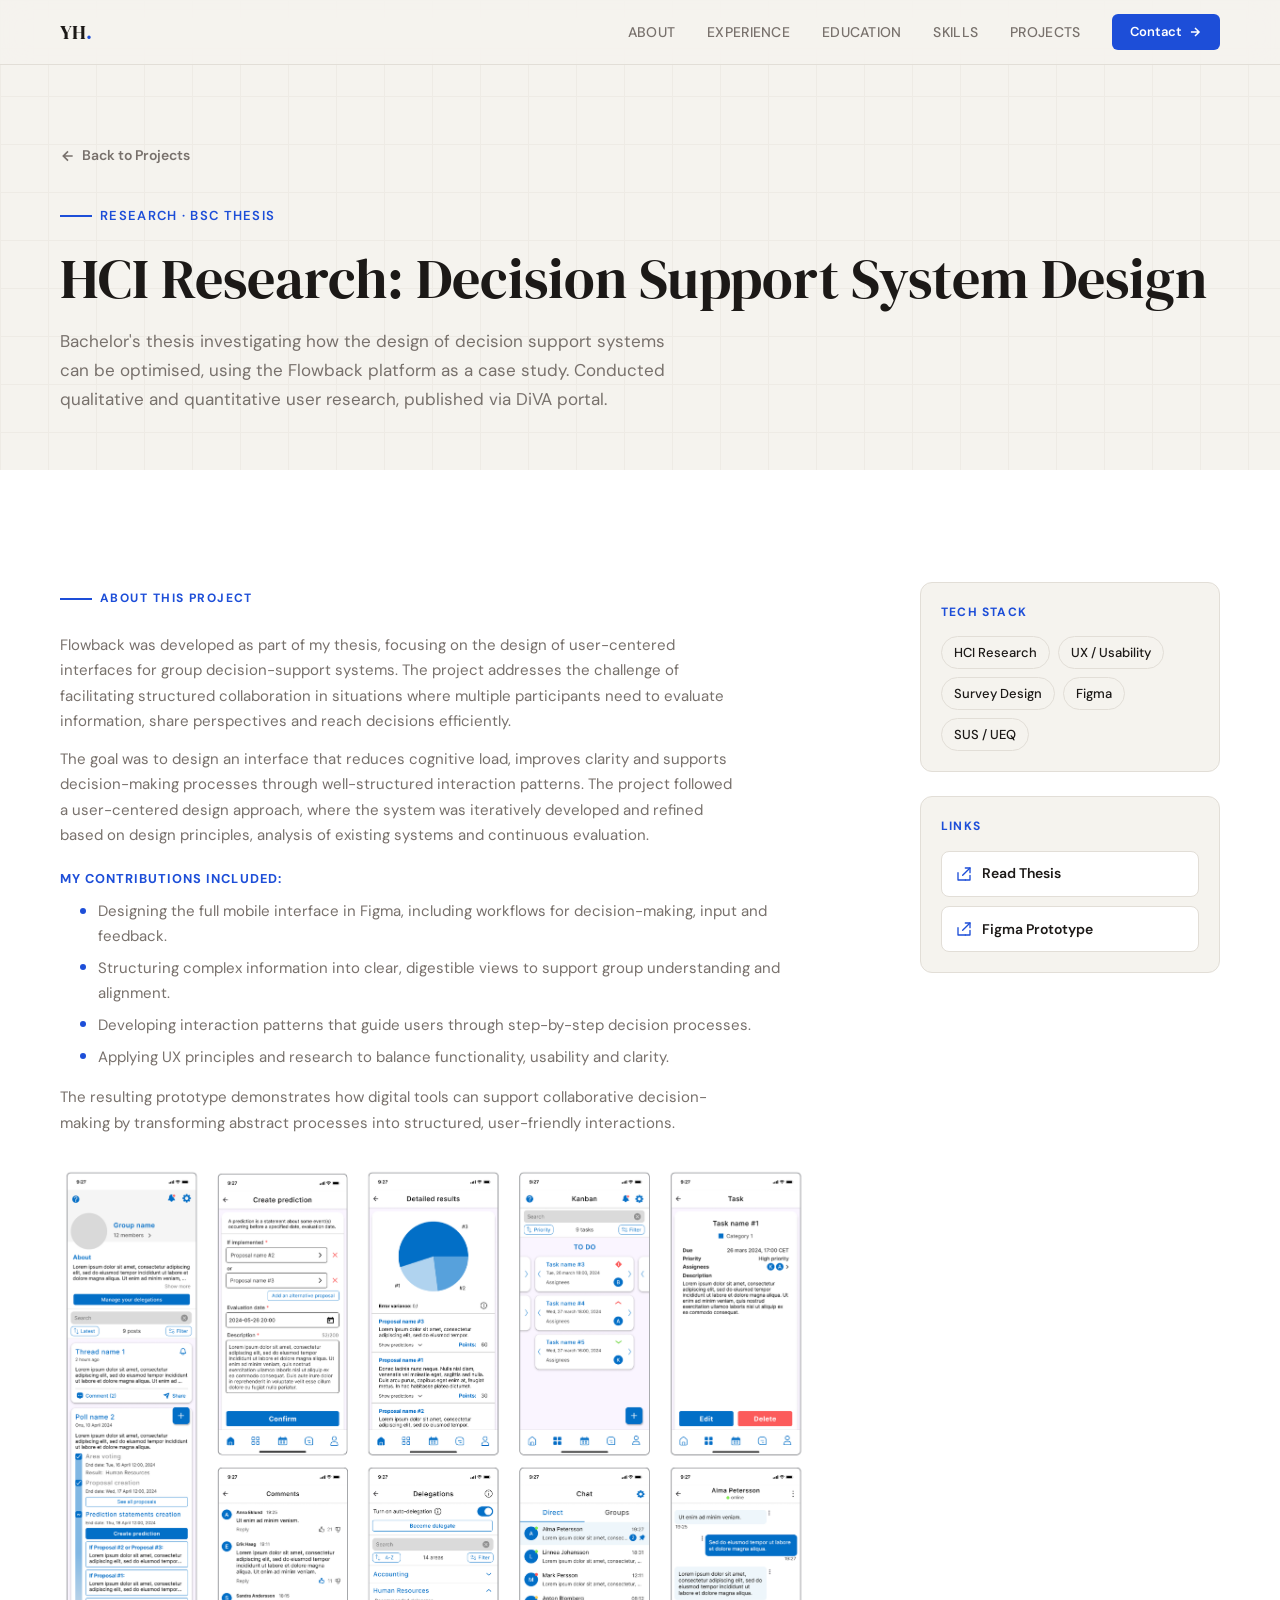
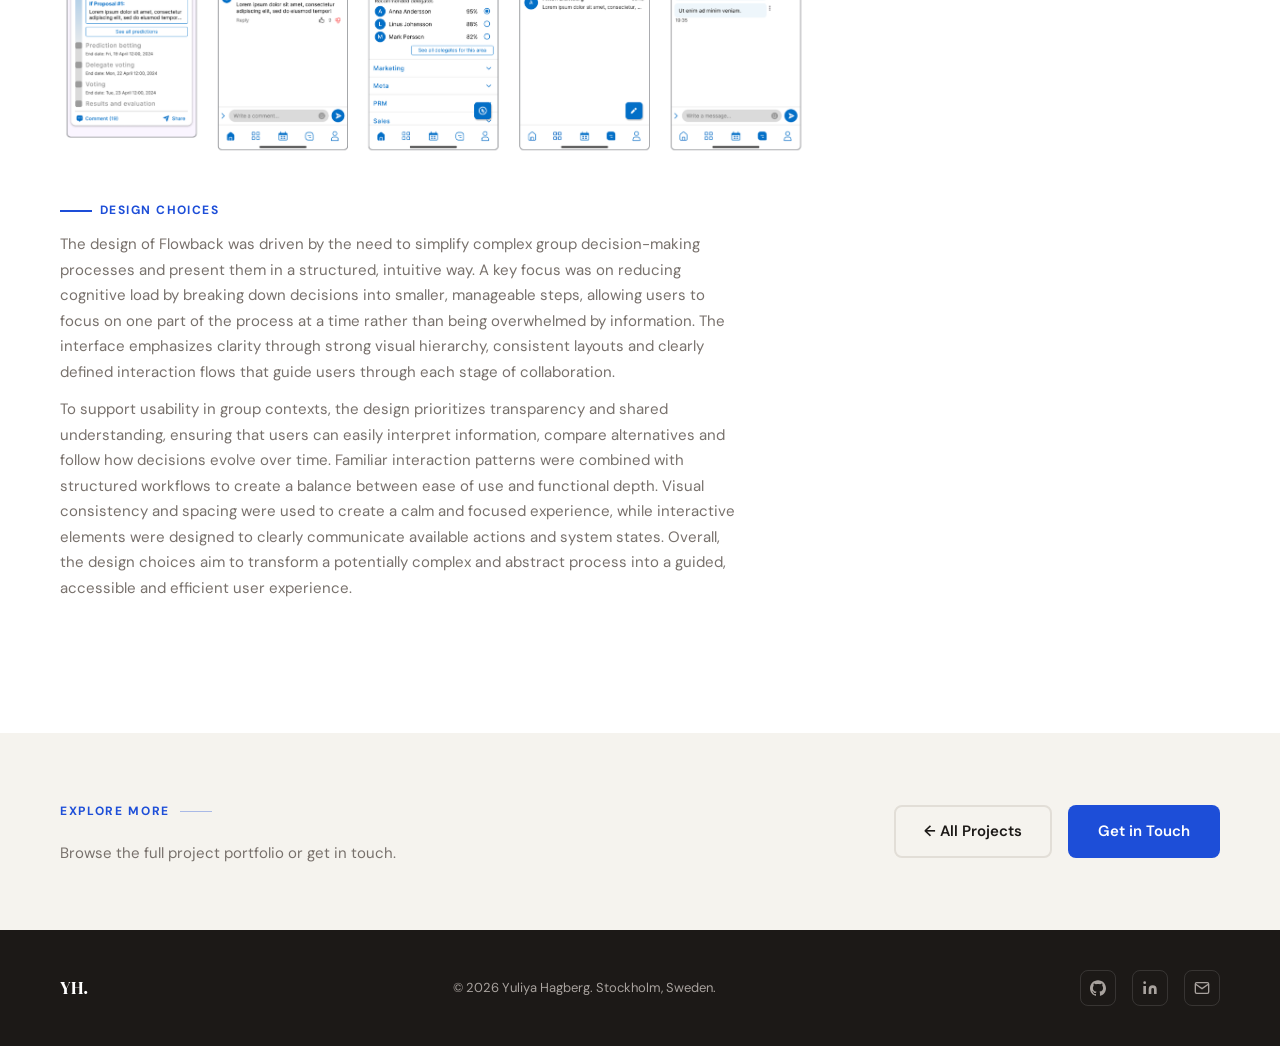
<file: portfolio/hci-thesis/index.html>
<!DOCTYPE html>
<html lang="en">
<head>
  <meta charset="UTF-8" />
  <meta name="viewport" content="width=device-width, initial-scale=1.0" />
  <title>
  HCI Research: Decision Support System Design — Yuliya Hagberg
</title>
  <meta name="description" content="Yuliya Hagberg is a Stockholm-based frontend developer and UI/UX designer with expertise in TypeScript, SvelteKit, React, Python, AI/ML integrations, and accessible design." />

  <!-- Open Graph -->
  <meta property="og:title" content="Yuliya Hagberg — Frontend Developer & Designer" />
  <meta property="og:description" content="Stockholm-based developer specialising in modern frontend frameworks, UI/UX design, AI integrations, and accessible web experiences." />
  <meta property="og:type" content="website" />
  <meta property="og:url" content="https://yuliyahagberg.github.io/" />

  <!-- Fonts -->
  <link rel="preconnect" href="https://fonts.googleapis.com" />
  <link rel="preconnect" href="https://fonts.gstatic.com" crossorigin />
  <link href="https://fonts.googleapis.com/css2?family=DM+Serif+Display:ital@0;1&family=DM+Sans:ital,opsz,wght@0,9..40,300;0,9..40,400;0,9..40,500;0,9..40,600;1,9..40,300&display=swap" rel="stylesheet" />

  <!-- Styles -->
  <link rel="stylesheet" href="/static/css/style.css" />

  
</head>
<body>

  <!-- Skip Navigation -->
  <a class="skip-link" href="#main">Skip to main content</a>

  <!-- Navigation -->
  
<nav class="nav" role="navigation" aria-label="Main navigation">
  <div class="container nav__inner">
    <a href="/" class="nav__logo" aria-label="Yuliya Hagberg — home">YH<span>.</span></a>
    <ul class="nav__links" role="list">
      <li><a href="/about/">About</a></li>
      <li><a href="/experience/">Experience</a></li>
      <li><a href="/education/">Education</a></li>
      <li><a href="/skills/">Skills</a></li>
      <li><a href="/portfolio/">Projects</a></li>
      <li>
        <a href="/contact/" class="nav__cta" aria-label="Go to contact page">
          Contact
          <svg width="14" height="14" viewBox="0 0 24 24" fill="none" stroke="currentColor" stroke-width="2.5" aria-hidden="true"><path d="M5 12h14M12 5l7 7-7 7"/></svg>
        </a>
      </li>
    </ul>
    <button class="nav__burger" aria-label="Toggle mobile menu" aria-expanded="false" aria-controls="mobile-nav">
      <svg width="22" height="22" viewBox="0 0 24 24" fill="none" stroke="currentColor" stroke-width="2" aria-hidden="true">
        <line x1="3" y1="6" x2="21" y2="6"/><line x1="3" y1="12" x2="21" y2="12"/><line x1="3" y1="18" x2="21" y2="18"/>
      </svg>
    </button>
  </div>
  <!-- Mobile menu -->
  <div id="mobile-nav" class="nav__mobile" role="menu" aria-label="Mobile navigation">
    <a href="/about/" role="menuitem">About</a>
    <a href="/experience/" role="menuitem">Experience</a>
    <a href="/education/" role="menuitem">Education</a>
    <a href="/skills/" role="menuitem">Skills</a>
    <a href="/portfolio/" role="menuitem">Projects</a>
    <a href="/contact/" role="menuitem">Contact</a>
  </div>
</nav>

  <!-- Main Content -->
  <main id="main">
    

<section class="detail-hero" aria-labelledby="detail-heading">
  <div class="container detail-hero__inner">

    <a href="/portfolio/" class="detail-back animate">
      <svg viewBox="0 0 24 24" fill="none" stroke="currentColor" stroke-width="2.5"><path d="M19 12H5M12 5l-7 7 7 7"/></svg>
      Back to Projects
    </a></br>

    
      <div class="hero__eyebrow animate animate-delay-1">Research · BSc Thesis</div>
    

    <h1 id="detail-heading" class="animate animate-delay-2" style="font-size: clamp(2rem, 5vw, 3.5rem);">
      HCI Research: Decision Support System Design
    </h1>

    <p class="hero__bio animate animate-delay-3" style="margin-top:1rem; margin-bottom:0;">
      Bachelor&#x27;s thesis investigating how the design of decision support systems can be optimised, using the Flowback platform as a case study. Conducted qualitative and quantitative user research, published via DiVA portal.
    </p>

  </div>
</section>


<section class="detail-body">
  <div class="container">

    <main>

      

        <div class="detail-section">
          <div class="detail-section__label hero__eyebrow animate animate-delay-1">About this project</div>
          
          <p class="detail-text">
            
            <p>
            Flowback was developed as part of my thesis, focusing on the design of user-centered interfaces for group decision-support systems. The project addresses the challenge of facilitating structured collaboration in situations where multiple participants need to evaluate information, share perspectives and reach decisions efficiently.
            </p>

            <p>
            The goal was to design an interface that reduces cognitive load, improves clarity and supports decision-making processes through well-structured interaction patterns. The project followed a user-centered design approach, where the system was iteratively developed and refined based on design principles, analysis of existing systems and continuous evaluation.
            </p>

            <p><strong>My contributions included:</strong></p>
            <ul>
                <li>Designing the full mobile interface in Figma, including workflows for decision-making, input and feedback.</li>
                <li>Structuring complex information into clear, digestible views to support group understanding and alignment.</li>
                <li>Developing interaction patterns that guide users through step-by-step decision processes.</li>
                <li>Applying UX principles and research to balance functionality, usability and clarity.</li>
            </ul>

            <p>
            The resulting prototype demonstrates how digital tools can support collaborative decision-making by transforming abstract processes into structured, user-friendly interactions.
            </p>
            
          </p>
          

          
          <div class="project-logo">
            <img src="/static/images/hci/HCILogo.png" alt="HCI Research: Decision Support System Design logo">
          </div>
          
        </div>

        

        <div class="detail-section">

          <div class="detail-section__label hero__eyebrow animate animate-delay-1">
            Design choices
          </div>

          
            
              <div class="detail-text">
                <p>
                The design of Flowback was driven by the need to simplify complex group decision-making processes and present them in a structured, intuitive way. A key focus was on reducing cognitive load by breaking down decisions into smaller, manageable steps, allowing users to focus on one part of the process at a time rather than being overwhelmed by information. The interface emphasizes clarity through strong visual hierarchy, consistent layouts and clearly defined interaction flows that guide users through each stage of collaboration.
                </p>

                <p>
                To support usability in group contexts, the design prioritizes transparency and shared understanding, ensuring that users can easily interpret information, compare alternatives and follow how decisions evolve over time. Familiar interaction patterns were combined with structured workflows to create a balance between ease of use and functional depth. Visual consistency and spacing were used to create a calm and focused experience, while interactive elements were designed to clearly communicate available actions and system states. Overall, the design choices aim to transform a potentially complex and abstract process into a guided, accessible and efficient user experience.
                </p>
                </div>
            

            
              
                <strong></strong>
                
                
              
                <strong></strong>
                
                
              
            
          

        </div>



      

    </main>


    <aside class="detail-sidebar">

      <div class="detail-sidebar__card">
        <div class="detail-sidebar__card-title">Tech stack</div>

        <div class="skill-tags">

          

            
              <span class="skill-tag">HCI Research</span>
            
              <span class="skill-tag">UX / Usability</span>
            
              <span class="skill-tag">Survey Design</span>
            
              <span class="skill-tag">Figma</span>
            
              <span class="skill-tag">SUS / UEQ</span>
            

          

        </div>
      </div>


      <div class="detail-sidebar__card">
        <div class="detail-sidebar__card-title">Links</div>

        <div class="detail-links">

          

            

            
            <a href="https://www.diva-portal.org/smash/record.jsf?dswid=-7720&amp;pid=diva2%3A1955539&amp;c=2&amp;searchType=SIMPLE&amp;language=en&amp;query=yuliya+hagberg&amp;af=%5B%5D&amp;aq=%5B%5B%5D%5D&amp;aq2=%5B%5B%5D%5D&amp;aqe=%5B%5D&amp;noOfRows=50&amp;sortOrder=author_sort_asc&amp;sortOrder2=title_sort_asc&amp;onlyFullText=false&amp;sf=all" class="detail-link" target="_blank" rel="noopener noreferrer">

              <svg width="16" height="16" viewBox="0 0 24 24" fill="none"
                  stroke="currentColor" stroke-width="2" stroke-linecap="round" stroke-linejoin="round">
                <path d="M14 3h7v7"/>
                <path d="M10 14L21 3"/>
                <path d="M21 14v7h-7"/>
                <path d="M3 10v11h11"/>
              </svg>

              Read Thesis
            </a>
            
            
            <a href="https://www.figma.com/design/BU3rNW618uzwVNGxLE0DPw/Flowback-mobile-design-Thesis?node-id=0-1&amp;t=Bnxq5sMIOLMeuAqj-1" class="detail-link" target="_blank" rel="noopener noreferrer">

              <svg width="16" height="16" viewBox="0 0 24 24" fill="none"
                  stroke="currentColor" stroke-width="2" stroke-linecap="round" stroke-linejoin="round">
                <path d="M14 3h7v7"/>
                <path d="M10 14L21 3"/>
                <path d="M21 14v7h-7"/>
                <path d="M3 10v11h11"/>
              </svg>

              Figma Prototype
            </a>
            
            

          

        </div>

      </div>

    </aside>

  </div>
</section>


<section style="padding-block: clamp(3rem, 6vw, 4rem); background: var(--bg);">
  <div class="container" style="display:flex; justify-content:space-between; align-items:center; flex-wrap:wrap; gap:1.5rem;">

    <div>
      <div class="section-label">Explore more</div>
      <p style="color:var(--muted); font-size:.9375rem; margin-top:.25rem;">
        Browse the full project portfolio or get in touch.
      </p>
    </div>

    <div style="display:flex; gap:1rem; flex-wrap:wrap;">
      <a href="/portfolio/" class="btn btn--secondary">
        ← All Projects
      </a>

      <a href="/contact/" class="btn btn--primary">
        Get in Touch
      </a>
    </div>

  </div>
</section>


  </main>

  <!-- Footer -->
  <footer role="contentinfo">
  <div class="container footer-inner">
    <span class="footer-logo">YH.</span>
    <span class="footer-copy">&copy; <span id="year"></span> Yuliya Hagberg. Stockholm, Sweden.</span>
    <nav class="footer-social" aria-label="Social media links">
      <a href="https://github.com/YuliyaHagberg" target="_blank" rel="noopener noreferrer" aria-label="GitHub (opens in new tab)">
        <svg viewBox="0 0 24 24" fill="currentColor" aria-hidden="true"><path d="M12 .297c-6.63 0-12 5.373-12 12 0 5.303 3.438 9.8 8.205 11.385.6.113.82-.258.82-.577 0-.285-.01-1.04-.015-2.04-3.338.724-4.042-1.61-4.042-1.61C4.422 18.07 3.633 17.7 3.633 17.7c-1.087-.744.084-.729.084-.729 1.205.084 1.838 1.236 1.838 1.236 1.07 1.835 2.809 1.305 3.495.998.108-.776.417-1.305.76-1.605-2.665-.3-5.466-1.332-5.466-5.93 0-1.31.465-2.38 1.235-3.22-.135-.303-.54-1.523.105-3.176 0 0 1.005-.322 3.3 1.23.96-.267 1.98-.399 3-.405 1.02.006 2.04.138 3 .405 2.28-1.552 3.285-1.23 3.285-1.23.645 1.653.24 2.873.12 3.176.765.84 1.23 1.91 1.23 3.22 0 4.61-2.805 5.625-5.475 5.92.42.36.81 1.096.81 2.22 0 1.606-.015 2.896-.015 3.286 0 .315.21.69.825.57C20.565 22.092 24 17.592 24 12.297c0-6.627-5.373-12-12-12"/></svg>
      </a>
      <a href="https://www.linkedin.com/in/yuliyahagberg/" target="_blank" rel="noopener noreferrer" aria-label="LinkedIn (opens in new tab)">
        <svg viewBox="0 0 24 24" fill="currentColor" aria-hidden="true"><path d="M16 8a6 6 0 0 1 6 6v7h-4v-7a2 2 0 0 0-2-2 2 2 0 0 0-2 2v7h-4v-7a6 6 0 0 1 6-6z"/><rect x="2" y="9" width="4" height="12"/><circle cx="4" cy="4" r="2"/></svg>
      </a>
      <a href="mailto:yuliya.swe@gmail.com" aria-label="Email Yuliya">
        <svg viewBox="0 0 24 24" fill="none" stroke="currentColor" stroke-width="2" aria-hidden="true"><path d="M4 4h16c1.1 0 2 .9 2 2v12c0 1.1-.9 2-2 2H4c-1.1 0-2-.9-2-2V6c0-1.1.9-2 2-2z"/><polyline points="22,6 12,13 2,6"/></svg>
      </a>
    </nav>
  </div>
</footer>

  <!-- Scripts -->
  <script src="/static/js/main.js"></script>
  

</body>
</html>
</file>
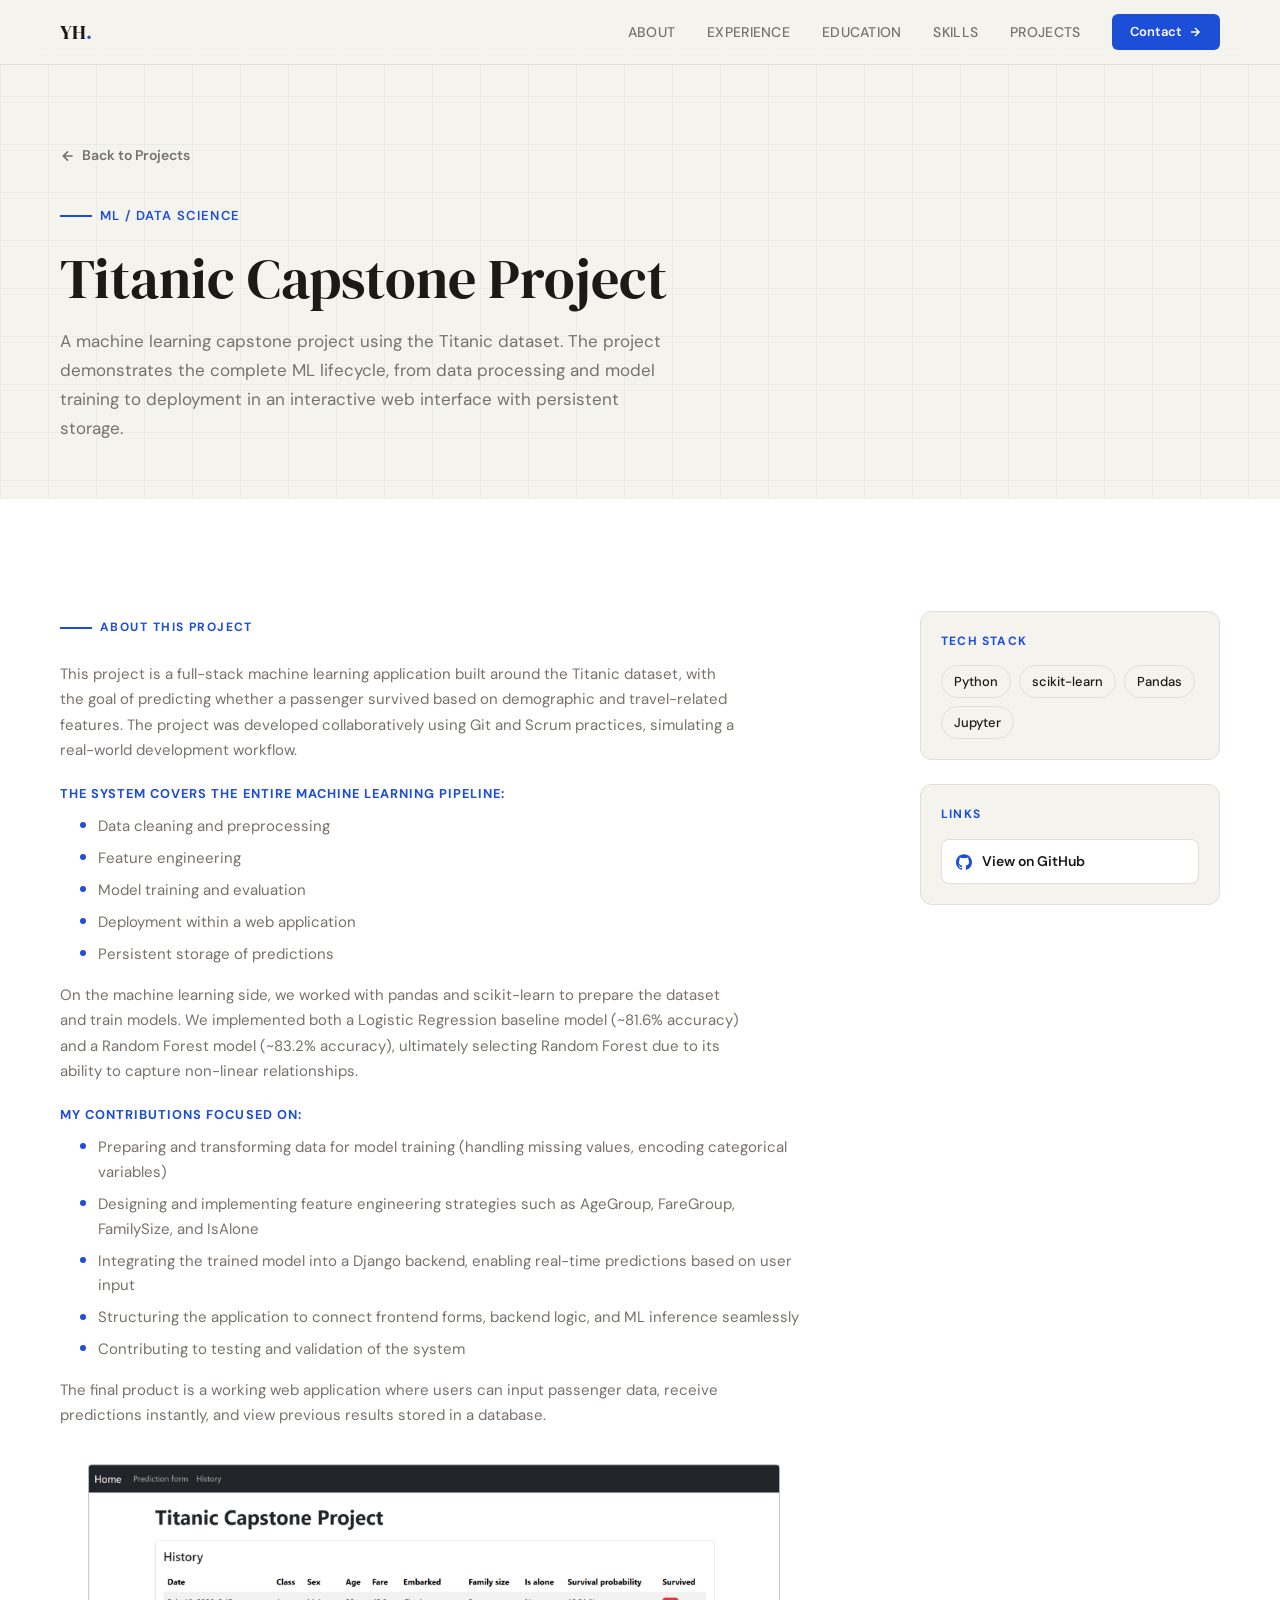
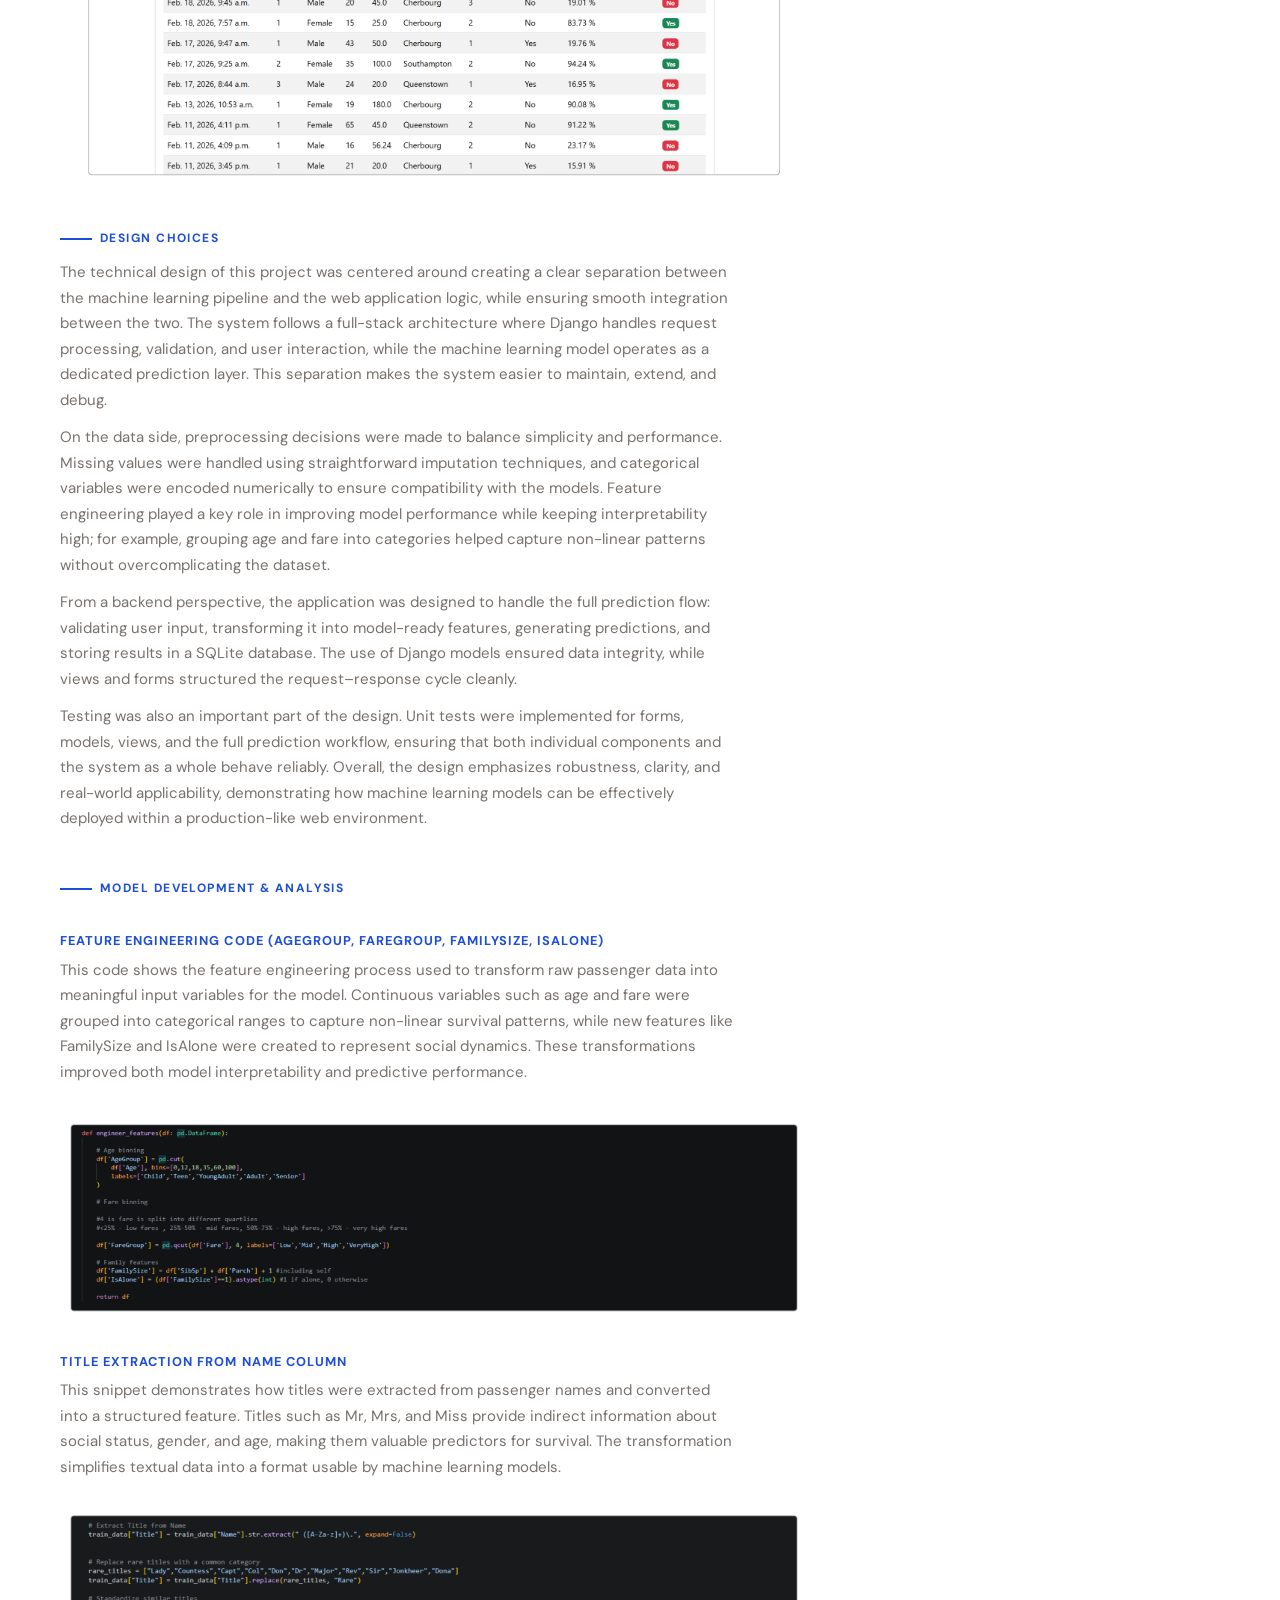
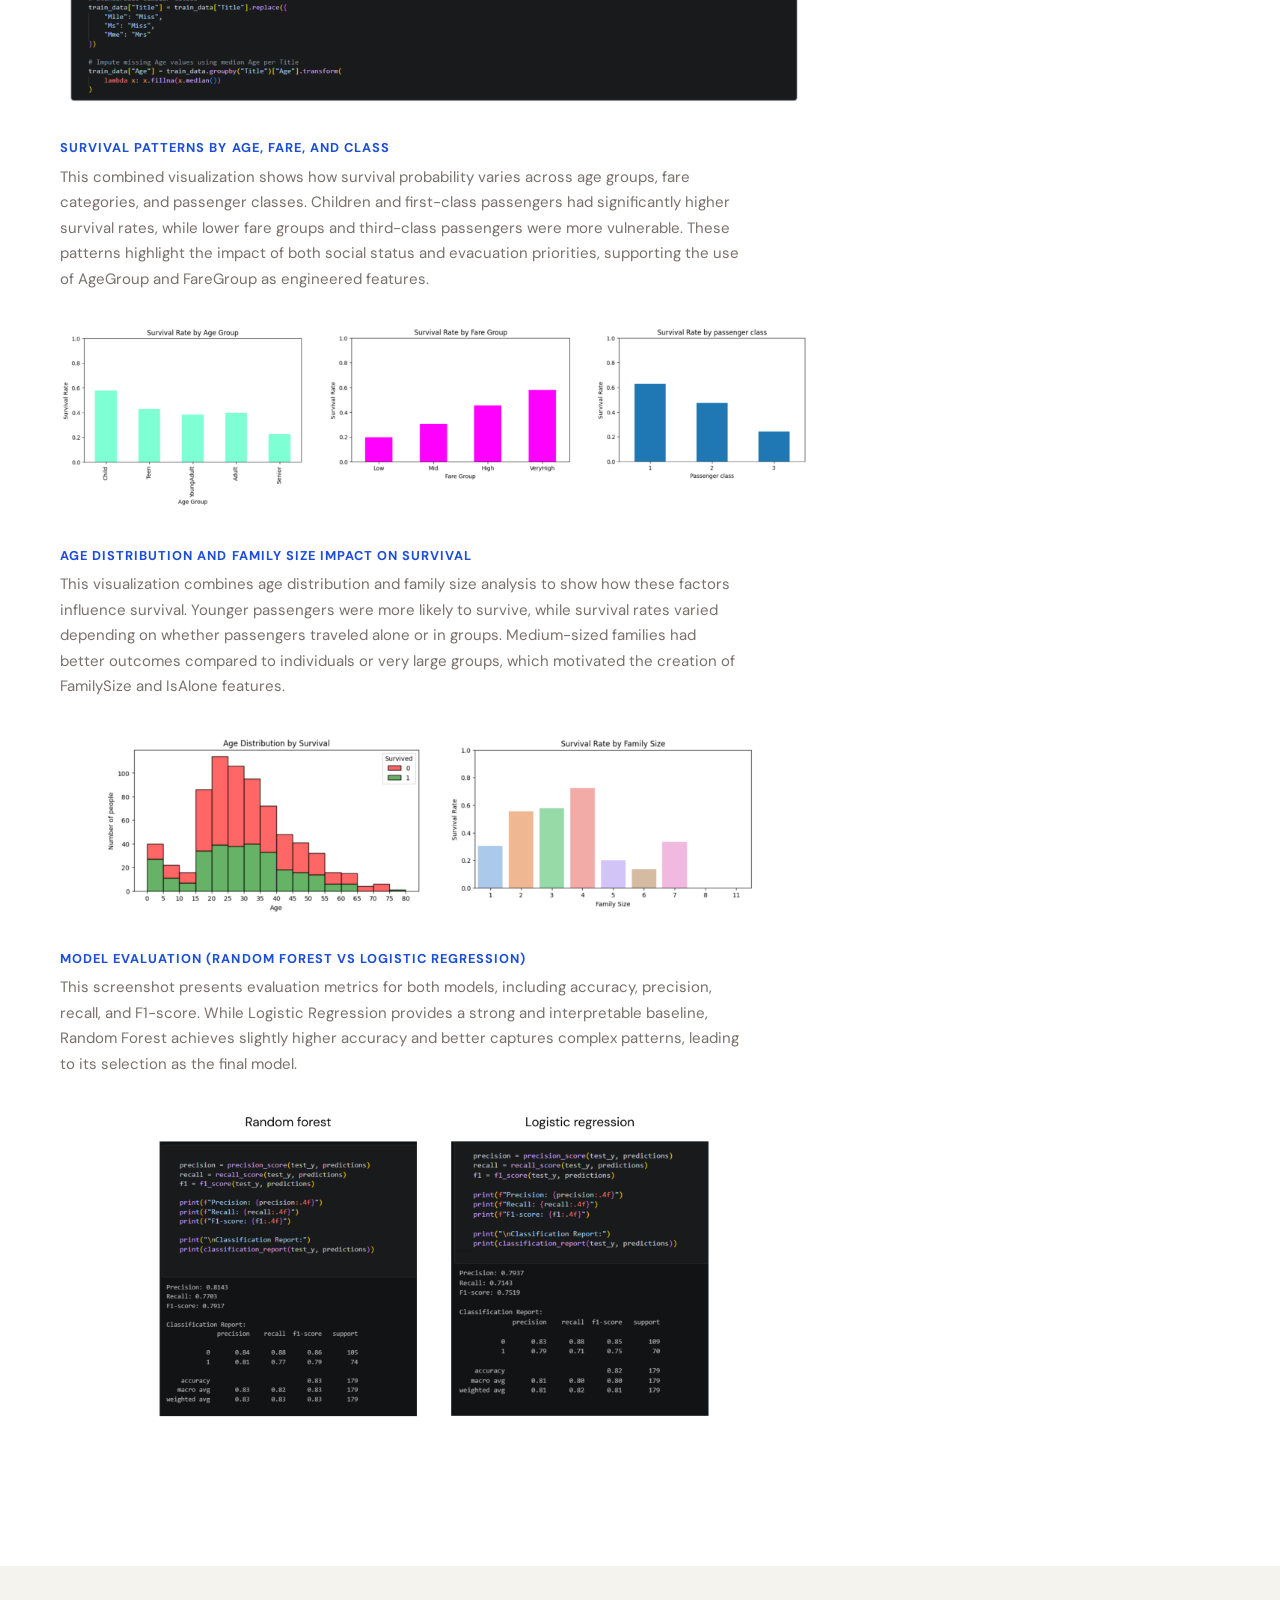
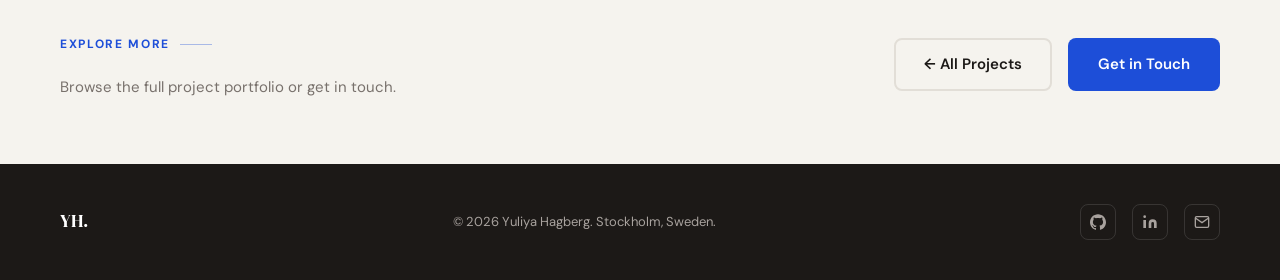
<file: portfolio/titanic-capstone/index.html>
<!DOCTYPE html>
<html lang="en">
<head>
  <meta charset="UTF-8" />
  <meta name="viewport" content="width=device-width, initial-scale=1.0" />
  <title>
  Titanic Capstone Project — Yuliya Hagberg
</title>
  <meta name="description" content="Yuliya Hagberg is a Stockholm-based frontend developer and UI/UX designer with expertise in TypeScript, SvelteKit, React, Python, AI/ML integrations, and accessible design." />

  <!-- Open Graph -->
  <meta property="og:title" content="Yuliya Hagberg — Frontend Developer & Designer" />
  <meta property="og:description" content="Stockholm-based developer specialising in modern frontend frameworks, UI/UX design, AI integrations, and accessible web experiences." />
  <meta property="og:type" content="website" />
  <meta property="og:url" content="https://yuliyahagberg.github.io/" />

  <!-- Fonts -->
  <link rel="preconnect" href="https://fonts.googleapis.com" />
  <link rel="preconnect" href="https://fonts.gstatic.com" crossorigin />
  <link href="https://fonts.googleapis.com/css2?family=DM+Serif+Display:ital@0;1&family=DM+Sans:ital,opsz,wght@0,9..40,300;0,9..40,400;0,9..40,500;0,9..40,600;1,9..40,300&display=swap" rel="stylesheet" />

  <!-- Styles -->
  <link rel="stylesheet" href="/static/css/style.css" />

  
</head>
<body>

  <!-- Skip Navigation -->
  <a class="skip-link" href="#main">Skip to main content</a>

  <!-- Navigation -->
  
<nav class="nav" role="navigation" aria-label="Main navigation">
  <div class="container nav__inner">
    <a href="/" class="nav__logo" aria-label="Yuliya Hagberg — home">YH<span>.</span></a>
    <ul class="nav__links" role="list">
      <li><a href="/about/">About</a></li>
      <li><a href="/experience/">Experience</a></li>
      <li><a href="/education/">Education</a></li>
      <li><a href="/skills/">Skills</a></li>
      <li><a href="/portfolio/">Projects</a></li>
      <li>
        <a href="/contact/" class="nav__cta" aria-label="Go to contact page">
          Contact
          <svg width="14" height="14" viewBox="0 0 24 24" fill="none" stroke="currentColor" stroke-width="2.5" aria-hidden="true"><path d="M5 12h14M12 5l7 7-7 7"/></svg>
        </a>
      </li>
    </ul>
    <button class="nav__burger" aria-label="Toggle mobile menu" aria-expanded="false" aria-controls="mobile-nav">
      <svg width="22" height="22" viewBox="0 0 24 24" fill="none" stroke="currentColor" stroke-width="2" aria-hidden="true">
        <line x1="3" y1="6" x2="21" y2="6"/><line x1="3" y1="12" x2="21" y2="12"/><line x1="3" y1="18" x2="21" y2="18"/>
      </svg>
    </button>
  </div>
  <!-- Mobile menu -->
  <div id="mobile-nav" class="nav__mobile" role="menu" aria-label="Mobile navigation">
    <a href="/about/" role="menuitem">About</a>
    <a href="/experience/" role="menuitem">Experience</a>
    <a href="/education/" role="menuitem">Education</a>
    <a href="/skills/" role="menuitem">Skills</a>
    <a href="/portfolio/" role="menuitem">Projects</a>
    <a href="/contact/" role="menuitem">Contact</a>
  </div>
</nav>

  <!-- Main Content -->
  <main id="main">
    

<section class="detail-hero" aria-labelledby="detail-heading">
  <div class="container detail-hero__inner">

    <a href="/portfolio/" class="detail-back animate">
      <svg viewBox="0 0 24 24" fill="none" stroke="currentColor" stroke-width="2.5"><path d="M19 12H5M12 5l-7 7 7 7"/></svg>
      Back to Projects
    </a></br>

    
      <div class="hero__eyebrow animate animate-delay-1">ML / Data Science</div>
    

    <h1 id="detail-heading" class="animate animate-delay-2" style="font-size: clamp(2rem, 5vw, 3.5rem);">
      Titanic Capstone Project
    </h1>

    <p class="hero__bio animate animate-delay-3" style="margin-top:1rem; margin-bottom:0;">
      A machine learning capstone project using the Titanic dataset. The project demonstrates the complete ML lifecycle, from data processing and model training to deployment in an interactive web interface with persistent storage.
    </p>

  </div>
</section>


<section class="detail-body">
  <div class="container">

    <main>

      

        <div class="detail-section">
          <div class="detail-section__label hero__eyebrow animate animate-delay-1">About this project</div>
          
          <p class="detail-text">
            
            <p>
            This project is a full-stack machine learning application built around the Titanic dataset, with the goal of predicting whether a passenger survived based on demographic and travel-related features. The project was developed collaboratively using Git and Scrum practices, simulating a real-world development workflow.
            </p>

            <p><strong>The system covers the entire machine learning pipeline:</strong></p>
            <ul>
                <li>Data cleaning and preprocessing</li>
                <li>Feature engineering</li>
                <li>Model training and evaluation</li>
                <li>Deployment within a web application</li>
                <li>Persistent storage of predictions</li>
            </ul>

            <p>
            On  the machine learning side, we worked with pandas and scikit-learn to prepare the dataset and train models. We implemented both a Logistic Regression baseline model (~81.6% accuracy) and a Random Forest model (~83.2% accuracy), ultimately selecting Random Forest due to its ability to capture non-linear relationships.
            </p>

            <p><strong>My contributions focused on:</strong></p>
            <ul>
                <li>Preparing and transforming data for model training (handling missing values, encoding categorical variables)</li>
                <li>Designing and implementing feature engineering strategies such as AgeGroup, FareGroup, FamilySize, and IsAlone</li>
                <li>Integrating the trained model into a Django backend, enabling real-time predictions based on user input</li>
                <li>Structuring the application to connect frontend forms, backend logic, and ML inference seamlessly</li>
                <li>Contributing to testing and validation of the system</li>
            </ul>
            
            <p>
            The final product is a working web application where users can input passenger data, receive predictions instantly, and view previous results stored in a database.
            </p>
            
          </p>
          

          
          <div class="project-logo">
            <img src="/static/images/titanic/Titanic.png" alt="Titanic Capstone Project logo">
          </div>
          
        </div>

        

        <div class="detail-section">

          <div class="detail-section__label hero__eyebrow animate animate-delay-1">
            Design choices
          </div>

          
            
              <div class="detail-text"><p>
                The technical design of this project was centered around creating a clear separation between the machine learning pipeline and the web application logic, while ensuring smooth integration between the two. The system follows a full-stack architecture where Django handles request processing, validation, and user interaction, while the machine learning model operates as a dedicated prediction layer. This separation makes the system easier to maintain, extend, and debug.
                </p>

                <p>
                On the data side, preprocessing decisions were made to balance simplicity and performance. Missing values were handled using straightforward imputation techniques, and categorical variables were encoded numerically to ensure compatibility with the models. Feature engineering played a key role in improving model performance while keeping interpretability high; for example, grouping age and fare into categories helped capture non-linear patterns without overcomplicating the dataset.
                </p>

                <p>
                From a backend perspective, the application was designed to handle the full prediction flow: validating user input, transforming it into model-ready features, generating predictions, and storing results in a SQLite database. The use of Django models ensured data integrity, while views and forms structured the request–response cycle cleanly.
                </p>

                <p>
                Testing was also an important part of the design. Unit tests were implemented for forms, models, views, and the full prediction workflow, ensuring that both individual components and the system as a whole behave reliably. Overall, the design emphasizes robustness, clarity, and real-world applicability, demonstrating how machine learning models can be effectively deployed within a production-like web environment.</p></div>
            

            
              
                <strong></strong>
                
                
              
                <strong></strong>
                
                
              
            
          

        </div>



        <div class="detail-section">

          <div class="detail-section__label hero__eyebrow animate animate-delay-1">
            Model development &amp; analysis
          </div>

          
            

            
              
                <strong>Feature Engineering Code (AgeGroup, FareGroup, FamilySize, IsAlone)</strong>
                
                  <p>This code shows the feature engineering process used to transform raw passenger data into meaningful input variables for the model. Continuous variables such as age and fare were grouped into categorical ranges to capture non-linear survival patterns, while new features like FamilySize and IsAlone were created to represent social dynamics. These transformations improved both model interpretability and predictive performance.</p>
                
                
                <div class="detail-img">
                  <!-- <img src="/static/images/titanic/FeatureEng.png" alt="Feature Engineering Code (AgeGroup, FareGroup, FamilySize, IsAlone)" loading="lazy" /> -->
                   
                      <img src="/static/images/titanic/FeatureEng.png" alt="Feature Engineering Code (AgeGroup, FareGroup, FamilySize, IsAlone)">
                    
                  </div>
                
              
                <strong>Title Extraction from Name Column</strong>
                
                  <p>This snippet demonstrates how titles were extracted from passenger names and converted into a structured feature. Titles such as Mr, Mrs, and Miss provide indirect information about social status, gender, and age, making them valuable predictors for survival. The transformation simplifies textual data into a format usable by machine learning models.</p>
                
                
                <div class="detail-img">
                  <!-- <img src="/static/images/titanic/TitleExt.png" alt="Title Extraction from Name Column" loading="lazy" /> -->
                   
                      <img src="/static/images/titanic/TitleExt.png" alt="Title Extraction from Name Column">
                    
                  </div>
                
              
                <strong>Survival Patterns by Age, Fare, and Class</strong>
                
                  <p>This combined visualization shows how survival probability varies across age groups, fare categories, and passenger classes. Children and first-class passengers had significantly higher survival rates, while lower fare groups and third-class passengers were more vulnerable. These patterns highlight the impact of both social status and evacuation priorities, supporting the use of AgeGroup and FareGroup as engineered features.</p>
                
                
                <div class="detail-img">
                  <!-- <img src="/static/images/titanic/D1.png" alt="Survival Patterns by Age, Fare, and Class" loading="lazy" /> -->
                   
                      <img src="/static/images/titanic/D1.png" alt="Survival Patterns by Age, Fare, and Class">
                    
                  </div>
                
              
                <strong>Age Distribution and Family Size Impact on Survival</strong>
                
                  <p>This visualization combines age distribution and family size analysis to show how these factors influence survival. Younger passengers were more likely to survive, while survival rates varied depending on whether passengers traveled alone or in groups. Medium-sized families had better outcomes compared to individuals or very large groups, which motivated the creation of FamilySize and IsAlone features.</p>
                
                
                <div class="detail-img">
                  <!-- <img src="/static/images/titanic/D2.png" alt="Age Distribution and Family Size Impact on Survival" loading="lazy" /> -->
                   
                      <img src="/static/images/titanic/D2.png" alt="Age Distribution and Family Size Impact on Survival">
                    
                  </div>
                
              
                <strong>Model Evaluation (Random Forest vs Logistic Regression)</strong>
                
                  <p>This screenshot presents evaluation metrics for both models, including accuracy, precision, recall, and F1-score. While Logistic Regression provides a strong and interpretable baseline, Random Forest achieves slightly higher accuracy and better captures complex patterns, leading to its selection as the final model.</p>
                
                
                <div class="detail-img">
                  <!-- <img src="/static/images/titanic/Metrics.png" alt="Model Evaluation (Random Forest vs Logistic Regression)" loading="lazy" /> -->
                   
                      <img src="/static/images/titanic/Metrics.png" alt="Model Evaluation (Random Forest vs Logistic Regression)">
                    
                  </div>
                
              
            
          

        </div>



      

    </main>


    <aside class="detail-sidebar">

      <div class="detail-sidebar__card">
        <div class="detail-sidebar__card-title">Tech stack</div>

        <div class="skill-tags">

          

            
              <span class="skill-tag">Python</span>
            
              <span class="skill-tag">scikit-learn</span>
            
              <span class="skill-tag">Pandas</span>
            
              <span class="skill-tag">Jupyter</span>
            

          

        </div>
      </div>


      <div class="detail-sidebar__card">
        <div class="detail-sidebar__card-title">Links</div>

        <div class="detail-links">

          

            
            <a href="https://github.com/YuliyaHagberg/Titanic_Capstone_Project" class="detail-link" target="_blank" rel="noopener noreferrer">
              <svg width="16" height="16" viewBox="0 0 24 24" fill="currentColor">
                <path d="M12 .297c-6.63 0-12 5.373-12 12 0 5.303 3.438 9.8 8.205 
                11.385.6.113.82-.258.82-.577 
                0-.285-.01-1.04-.015-2.04-3.338.724-4.042-1.61-4.042-1.61
                C4.422 18.07 3.633 17.7 3.633 17.7
                c-1.087-.744.084-.729.084-.729
                1.205.084 1.838 1.236 1.838 1.236
                1.07 1.835 2.809 1.305 3.495.998
                .108-.776.417-1.305.76-1.605
                -2.665-.3-5.466-1.332-5.466-5.93
                0-1.31.465-2.38 1.235-3.22
                -.135-.303-.54-1.523.105-3.176
                0 0 1.005-.322 3.3 1.23
                .96-.267 1.98-.399 3-.405
                1.02.006 2.04.138 3 .405
                2.28-1.552 3.285-1.23 3.285-1.23
                .645 1.653.24 2.873.12 3.176
                .765.84 1.23 1.91 1.23 3.22
                0 4.61-2.805 5.625-5.475 5.92
                .42.36.81 1.096.81 2.22
                0 1.606-.015 2.896-.015 3.286
                0 .315.21.69.825.57
                C20.565 22.092 24 17.592 24 12.297
                c0-6.627-5.373-12-12-12"/>
              </svg>
              View on GitHub
            </a>
            

            

          

        </div>

      </div>

    </aside>

  </div>
</section>


<section style="padding-block: clamp(3rem, 6vw, 4rem); background: var(--bg);">
  <div class="container" style="display:flex; justify-content:space-between; align-items:center; flex-wrap:wrap; gap:1.5rem;">

    <div>
      <div class="section-label">Explore more</div>
      <p style="color:var(--muted); font-size:.9375rem; margin-top:.25rem;">
        Browse the full project portfolio or get in touch.
      </p>
    </div>

    <div style="display:flex; gap:1rem; flex-wrap:wrap;">
      <a href="/portfolio/" class="btn btn--secondary">
        ← All Projects
      </a>

      <a href="/contact/" class="btn btn--primary">
        Get in Touch
      </a>
    </div>

  </div>
</section>


  </main>

  <!-- Footer -->
  <footer role="contentinfo">
  <div class="container footer-inner">
    <span class="footer-logo">YH.</span>
    <span class="footer-copy">&copy; <span id="year"></span> Yuliya Hagberg. Stockholm, Sweden.</span>
    <nav class="footer-social" aria-label="Social media links">
      <a href="https://github.com/YuliyaHagberg" target="_blank" rel="noopener noreferrer" aria-label="GitHub (opens in new tab)">
        <svg viewBox="0 0 24 24" fill="currentColor" aria-hidden="true"><path d="M12 .297c-6.63 0-12 5.373-12 12 0 5.303 3.438 9.8 8.205 11.385.6.113.82-.258.82-.577 0-.285-.01-1.04-.015-2.04-3.338.724-4.042-1.61-4.042-1.61C4.422 18.07 3.633 17.7 3.633 17.7c-1.087-.744.084-.729.084-.729 1.205.084 1.838 1.236 1.838 1.236 1.07 1.835 2.809 1.305 3.495.998.108-.776.417-1.305.76-1.605-2.665-.3-5.466-1.332-5.466-5.93 0-1.31.465-2.38 1.235-3.22-.135-.303-.54-1.523.105-3.176 0 0 1.005-.322 3.3 1.23.96-.267 1.98-.399 3-.405 1.02.006 2.04.138 3 .405 2.28-1.552 3.285-1.23 3.285-1.23.645 1.653.24 2.873.12 3.176.765.84 1.23 1.91 1.23 3.22 0 4.61-2.805 5.625-5.475 5.92.42.36.81 1.096.81 2.22 0 1.606-.015 2.896-.015 3.286 0 .315.21.69.825.57C20.565 22.092 24 17.592 24 12.297c0-6.627-5.373-12-12-12"/></svg>
      </a>
      <a href="https://www.linkedin.com/in/yuliyahagberg/" target="_blank" rel="noopener noreferrer" aria-label="LinkedIn (opens in new tab)">
        <svg viewBox="0 0 24 24" fill="currentColor" aria-hidden="true"><path d="M16 8a6 6 0 0 1 6 6v7h-4v-7a2 2 0 0 0-2-2 2 2 0 0 0-2 2v7h-4v-7a6 6 0 0 1 6-6z"/><rect x="2" y="9" width="4" height="12"/><circle cx="4" cy="4" r="2"/></svg>
      </a>
      <a href="mailto:yuliya.swe@gmail.com" aria-label="Email Yuliya">
        <svg viewBox="0 0 24 24" fill="none" stroke="currentColor" stroke-width="2" aria-hidden="true"><path d="M4 4h16c1.1 0 2 .9 2 2v12c0 1.1-.9 2-2 2H4c-1.1 0-2-.9-2-2V6c0-1.1.9-2 2-2z"/><polyline points="22,6 12,13 2,6"/></svg>
      </a>
    </nav>
  </div>
</footer>

  <!-- Scripts -->
  <script src="/static/js/main.js"></script>
  

</body>
</html>
</file>
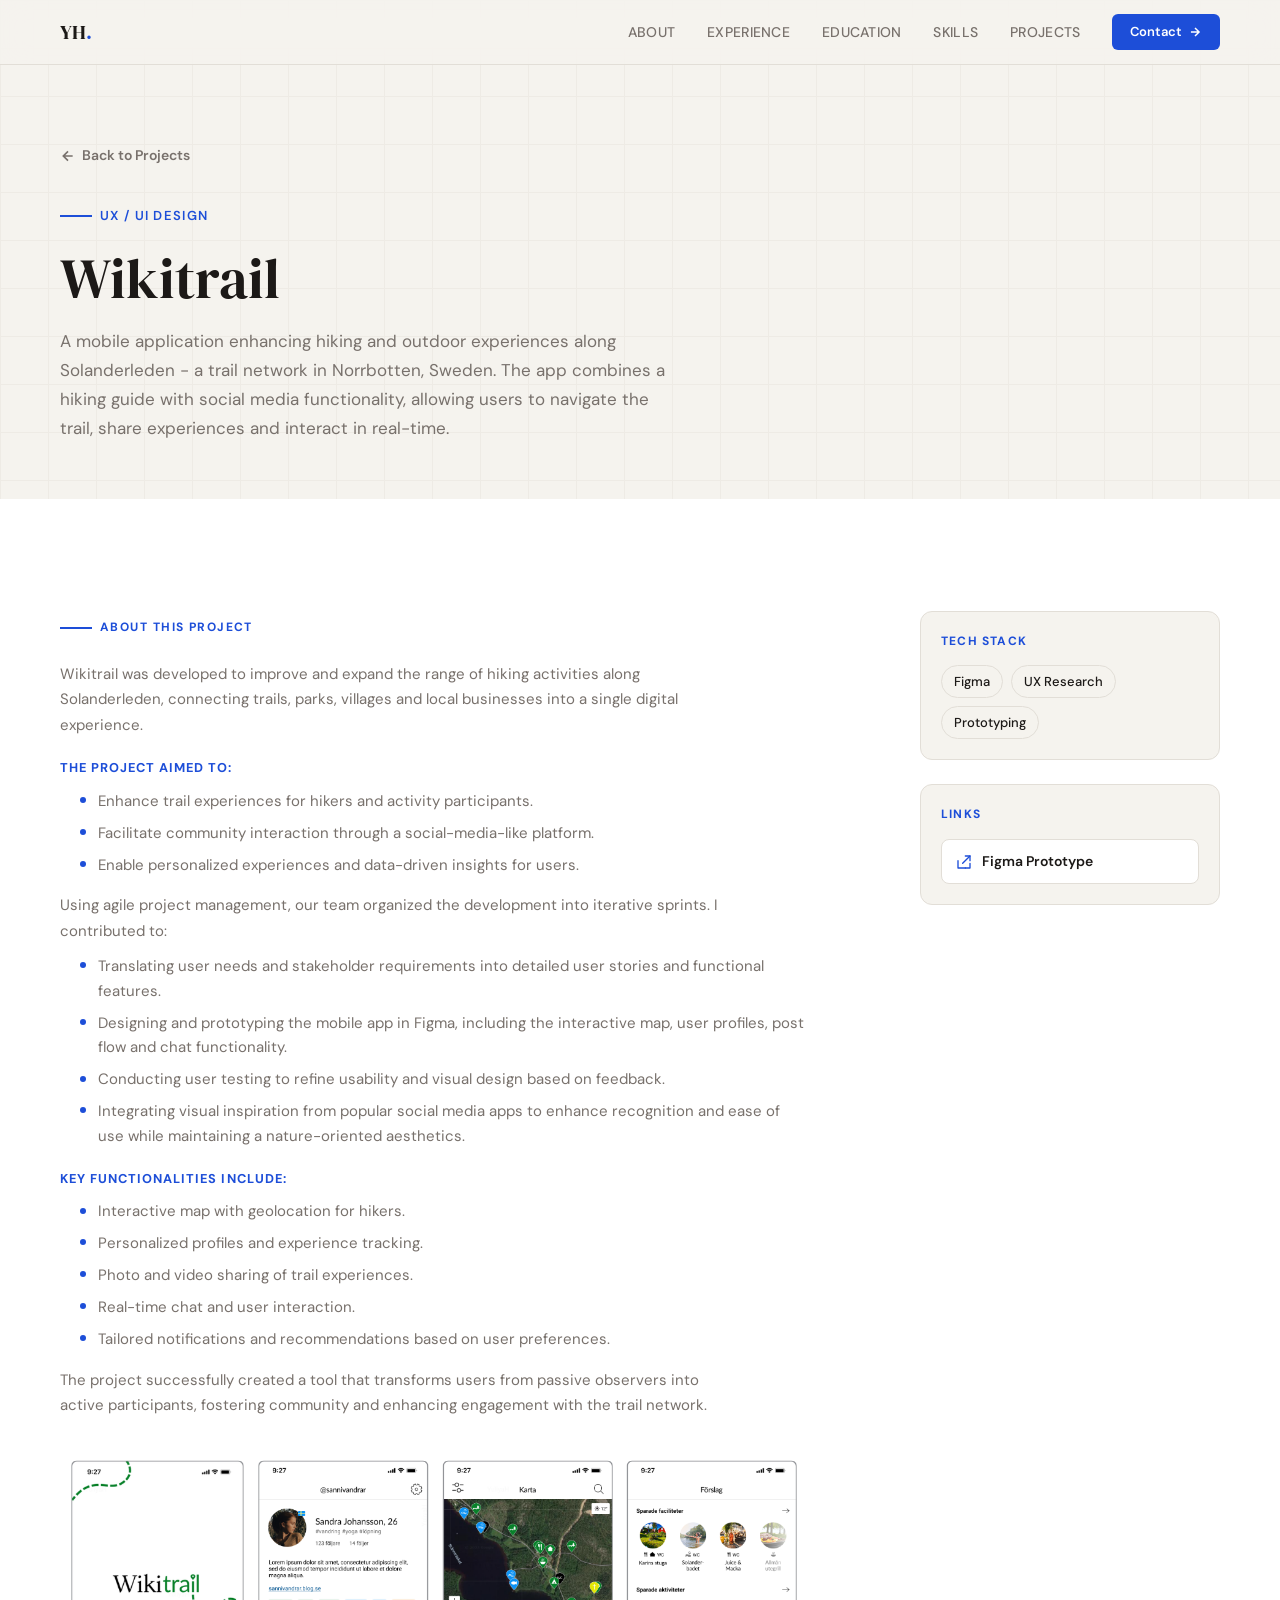
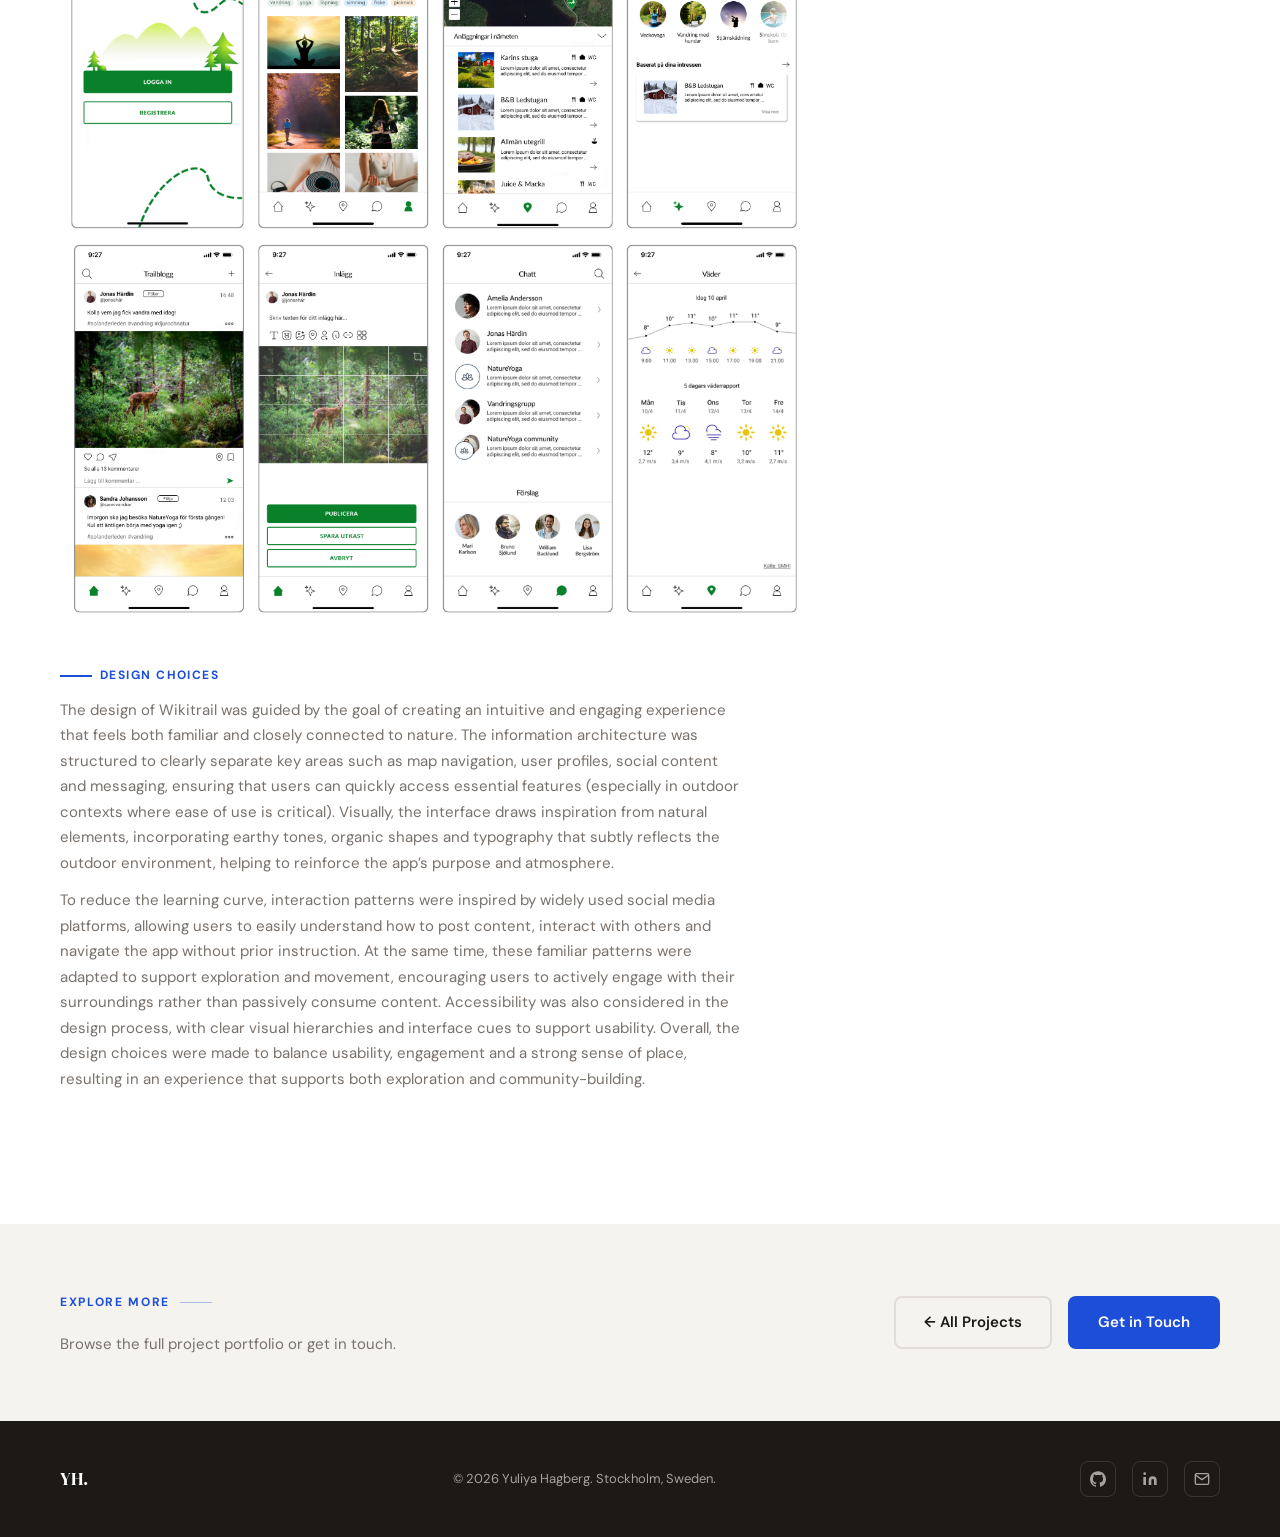
<file: portfolio/wikitrail/index.html>
<!DOCTYPE html>
<html lang="en">
<head>
  <meta charset="UTF-8" />
  <meta name="viewport" content="width=device-width, initial-scale=1.0" />
  <title>
  Wikitrail — Yuliya Hagberg
</title>
  <meta name="description" content="Yuliya Hagberg is a Stockholm-based frontend developer and UI/UX designer with expertise in TypeScript, SvelteKit, React, Python, AI/ML integrations, and accessible design." />

  <!-- Open Graph -->
  <meta property="og:title" content="Yuliya Hagberg — Frontend Developer & Designer" />
  <meta property="og:description" content="Stockholm-based developer specialising in modern frontend frameworks, UI/UX design, AI integrations, and accessible web experiences." />
  <meta property="og:type" content="website" />
  <meta property="og:url" content="https://yuliyahagberg.github.io/" />

  <!-- Fonts -->
  <link rel="preconnect" href="https://fonts.googleapis.com" />
  <link rel="preconnect" href="https://fonts.gstatic.com" crossorigin />
  <link href="https://fonts.googleapis.com/css2?family=DM+Serif+Display:ital@0;1&family=DM+Sans:ital,opsz,wght@0,9..40,300;0,9..40,400;0,9..40,500;0,9..40,600;1,9..40,300&display=swap" rel="stylesheet" />

  <!-- Styles -->
  <link rel="stylesheet" href="/static/css/style.css" />

  
</head>
<body>

  <!-- Skip Navigation -->
  <a class="skip-link" href="#main">Skip to main content</a>

  <!-- Navigation -->
  
<nav class="nav" role="navigation" aria-label="Main navigation">
  <div class="container nav__inner">
    <a href="/" class="nav__logo" aria-label="Yuliya Hagberg — home">YH<span>.</span></a>
    <ul class="nav__links" role="list">
      <li><a href="/about/">About</a></li>
      <li><a href="/experience/">Experience</a></li>
      <li><a href="/education/">Education</a></li>
      <li><a href="/skills/">Skills</a></li>
      <li><a href="/portfolio/">Projects</a></li>
      <li>
        <a href="/contact/" class="nav__cta" aria-label="Go to contact page">
          Contact
          <svg width="14" height="14" viewBox="0 0 24 24" fill="none" stroke="currentColor" stroke-width="2.5" aria-hidden="true"><path d="M5 12h14M12 5l7 7-7 7"/></svg>
        </a>
      </li>
    </ul>
    <button class="nav__burger" aria-label="Toggle mobile menu" aria-expanded="false" aria-controls="mobile-nav">
      <svg width="22" height="22" viewBox="0 0 24 24" fill="none" stroke="currentColor" stroke-width="2" aria-hidden="true">
        <line x1="3" y1="6" x2="21" y2="6"/><line x1="3" y1="12" x2="21" y2="12"/><line x1="3" y1="18" x2="21" y2="18"/>
      </svg>
    </button>
  </div>
  <!-- Mobile menu -->
  <div id="mobile-nav" class="nav__mobile" role="menu" aria-label="Mobile navigation">
    <a href="/about/" role="menuitem">About</a>
    <a href="/experience/" role="menuitem">Experience</a>
    <a href="/education/" role="menuitem">Education</a>
    <a href="/skills/" role="menuitem">Skills</a>
    <a href="/portfolio/" role="menuitem">Projects</a>
    <a href="/contact/" role="menuitem">Contact</a>
  </div>
</nav>

  <!-- Main Content -->
  <main id="main">
    

<section class="detail-hero" aria-labelledby="detail-heading">
  <div class="container detail-hero__inner">

    <a href="/portfolio/" class="detail-back animate">
      <svg viewBox="0 0 24 24" fill="none" stroke="currentColor" stroke-width="2.5"><path d="M19 12H5M12 5l-7 7 7 7"/></svg>
      Back to Projects
    </a></br>

    
      <div class="hero__eyebrow animate animate-delay-1">UX / UI Design</div>
    

    <h1 id="detail-heading" class="animate animate-delay-2" style="font-size: clamp(2rem, 5vw, 3.5rem);">
      Wikitrail
    </h1>

    <p class="hero__bio animate animate-delay-3" style="margin-top:1rem; margin-bottom:0;">
      A mobile application enhancing hiking and outdoor experiences along Solanderleden - a trail network in Norrbotten, Sweden. The app combines a hiking guide with social media functionality, allowing users to navigate the trail, share experiences and interact in real-time.
    </p>

  </div>
</section>


<section class="detail-body">
  <div class="container">

    <main>

      

        <div class="detail-section">
          <div class="detail-section__label hero__eyebrow animate animate-delay-1">About this project</div>
          
          <p class="detail-text">
            
            <p>
            Wikitrail was developed to improve and expand the range of hiking activities along Solanderleden, connecting trails, parks, villages and local businesses into a single digital experience.
            </p>

            <p><strong>The project aimed to:</strong></p>
            <ul>
                <li>Enhance trail experiences for hikers and activity participants.</li>
                <li>Facilitate community interaction through a social-media-like platform.</li>
                <li>Enable personalized experiences and data-driven insights for users.</li>
            </ul>

            <p>
            Using agile project management, our team organized the development into iterative sprints. I contributed to:
            </p>

            <ul>
                <li>Translating user needs and stakeholder requirements into detailed user stories and functional features.</li>
                <li>Designing and prototyping the mobile app in Figma, including the interactive map, user profiles, post flow and chat functionality.</li>
                <li>Conducting user testing to refine usability and visual design based on feedback.</li>
                <li>Integrating visual inspiration from popular social media apps to enhance recognition and ease of use while maintaining a nature-oriented aesthetics.</li>
            </ul>

            <p><strong>Key functionalities include:</strong></p>
            <ul>
                <li>Interactive map with geolocation for hikers.</li>
                <li>Personalized profiles and experience tracking.</li>
                <li>Photo and video sharing of trail experiences.</li>
                <li>Real-time chat and user interaction.</li>
                <li>Tailored notifications and recommendations based on user preferences.</li>
            </ul>

            <p>
            The project successfully created a tool that transforms users from passive observers into active participants, fostering community and enhancing engagement with the trail network.
            </p>
            
          </p>
          

          
          <div class="project-logo">
            <img src="/static/images/wikitrail/Wikitrail.png" alt="Wikitrail logo">
          </div>
          
        </div>

        

        <div class="detail-section">

          <div class="detail-section__label hero__eyebrow animate animate-delay-1">
            Design choices
          </div>

          
            
              <div class="detail-text"><p>The design of Wikitrail was guided by the goal of creating an intuitive and engaging experience that feels both familiar and closely connected to nature. The information architecture was structured to clearly separate key areas such as map navigation, user profiles, social content and messaging, ensuring that users can quickly access essential features (especially in outdoor contexts where ease of use is critical). Visually, the interface draws inspiration from natural elements, incorporating earthy tones, organic shapes and typography that subtly reflects the outdoor environment, helping to reinforce the app’s purpose and atmosphere.</p>
                <p>To reduce the learning curve, interaction patterns were inspired by widely used social media platforms, allowing users to easily understand how to post content, interact with others and navigate the app without prior instruction. At the same time, these familiar patterns were adapted to support exploration and movement, encouraging users to actively engage with their surroundings rather than passively consume content. Accessibility was also considered in the design process, with clear visual hierarchies and interface cues to support usability. Overall, the design choices were made to balance usability, engagement and a strong sense of place, resulting in an experience that supports both exploration and community-building.</p></div>
            

            
              
                <strong></strong>
                
                
              
                <strong></strong>
                
                
              
            
          

        </div>



      

    </main>


    <aside class="detail-sidebar">

      <div class="detail-sidebar__card">
        <div class="detail-sidebar__card-title">Tech stack</div>

        <div class="skill-tags">

          

            
              <span class="skill-tag">Figma</span>
            
              <span class="skill-tag">UX Research</span>
            
              <span class="skill-tag">Prototyping</span>
            

          

        </div>
      </div>


      <div class="detail-sidebar__card">
        <div class="detail-sidebar__card-title">Links</div>

        <div class="detail-links">

          

            

            
            <a href="https://www.figma.com/design/LoR0Z1YYQeDzZMCqkFmTZ8/Wikitrail--Copy-?m=auto&amp;t=oC2ts7Pc62bMogZ5-1" class="detail-link" target="_blank" rel="noopener noreferrer">

              <svg width="16" height="16" viewBox="0 0 24 24" fill="none"
                  stroke="currentColor" stroke-width="2" stroke-linecap="round" stroke-linejoin="round">
                <path d="M14 3h7v7"/>
                <path d="M10 14L21 3"/>
                <path d="M21 14v7h-7"/>
                <path d="M3 10v11h11"/>
              </svg>

              Figma Prototype
            </a>
            
            

          

        </div>

      </div>

    </aside>

  </div>
</section>


<section style="padding-block: clamp(3rem, 6vw, 4rem); background: var(--bg);">
  <div class="container" style="display:flex; justify-content:space-between; align-items:center; flex-wrap:wrap; gap:1.5rem;">

    <div>
      <div class="section-label">Explore more</div>
      <p style="color:var(--muted); font-size:.9375rem; margin-top:.25rem;">
        Browse the full project portfolio or get in touch.
      </p>
    </div>

    <div style="display:flex; gap:1rem; flex-wrap:wrap;">
      <a href="/portfolio/" class="btn btn--secondary">
        ← All Projects
      </a>

      <a href="/contact/" class="btn btn--primary">
        Get in Touch
      </a>
    </div>

  </div>
</section>


  </main>

  <!-- Footer -->
  <footer role="contentinfo">
  <div class="container footer-inner">
    <span class="footer-logo">YH.</span>
    <span class="footer-copy">&copy; <span id="year"></span> Yuliya Hagberg. Stockholm, Sweden.</span>
    <nav class="footer-social" aria-label="Social media links">
      <a href="https://github.com/YuliyaHagberg" target="_blank" rel="noopener noreferrer" aria-label="GitHub (opens in new tab)">
        <svg viewBox="0 0 24 24" fill="currentColor" aria-hidden="true"><path d="M12 .297c-6.63 0-12 5.373-12 12 0 5.303 3.438 9.8 8.205 11.385.6.113.82-.258.82-.577 0-.285-.01-1.04-.015-2.04-3.338.724-4.042-1.61-4.042-1.61C4.422 18.07 3.633 17.7 3.633 17.7c-1.087-.744.084-.729.084-.729 1.205.084 1.838 1.236 1.838 1.236 1.07 1.835 2.809 1.305 3.495.998.108-.776.417-1.305.76-1.605-2.665-.3-5.466-1.332-5.466-5.93 0-1.31.465-2.38 1.235-3.22-.135-.303-.54-1.523.105-3.176 0 0 1.005-.322 3.3 1.23.96-.267 1.98-.399 3-.405 1.02.006 2.04.138 3 .405 2.28-1.552 3.285-1.23 3.285-1.23.645 1.653.24 2.873.12 3.176.765.84 1.23 1.91 1.23 3.22 0 4.61-2.805 5.625-5.475 5.92.42.36.81 1.096.81 2.22 0 1.606-.015 2.896-.015 3.286 0 .315.21.69.825.57C20.565 22.092 24 17.592 24 12.297c0-6.627-5.373-12-12-12"/></svg>
      </a>
      <a href="https://www.linkedin.com/in/yuliyahagberg/" target="_blank" rel="noopener noreferrer" aria-label="LinkedIn (opens in new tab)">
        <svg viewBox="0 0 24 24" fill="currentColor" aria-hidden="true"><path d="M16 8a6 6 0 0 1 6 6v7h-4v-7a2 2 0 0 0-2-2 2 2 0 0 0-2 2v7h-4v-7a6 6 0 0 1 6-6z"/><rect x="2" y="9" width="4" height="12"/><circle cx="4" cy="4" r="2"/></svg>
      </a>
      <a href="mailto:yuliya.swe@gmail.com" aria-label="Email Yuliya">
        <svg viewBox="0 0 24 24" fill="none" stroke="currentColor" stroke-width="2" aria-hidden="true"><path d="M4 4h16c1.1 0 2 .9 2 2v12c0 1.1-.9 2-2 2H4c-1.1 0-2-.9-2-2V6c0-1.1.9-2 2-2z"/><polyline points="22,6 12,13 2,6"/></svg>
      </a>
    </nav>
  </div>
</footer>

  <!-- Scripts -->
  <script src="/static/js/main.js"></script>
  

</body>
</html>
</file>
<file: static/css/style.css>
/* ── CSS Variables ─────────────────────────────────────────────────── */
:root {
  --bg:        #F5F3EE;
  --surface:   #FFFFFF;
  --border:    #E2DED7;
  --text:      #1C1917;
  --muted:     #78716C;
  --accent:    #1D4ED8;
  --accent2:   #0EA5E9;
  --accent-lt: #DBEAFE;
  --red:       #DC2626;
  --serif:     'DM Serif Display', Georgia, serif;
  --sans:      'DM Sans', system-ui, sans-serif;
  --radius:    12px;
  --transition: 220ms cubic-bezier(.4,0,.2,1);
}

/* ── Reset & Base ───────────────────────────────────────────────────── */
*, *::before, *::after { box-sizing: border-box; margin: 0; padding: 0; }
html { scroll-behavior: smooth; font-size: 16px; }
body {
  font-family: var(--sans);
  background: var(--bg);
  color: var(--text);
  line-height: 1.65;
  -webkit-font-smoothing: antialiased;
}
img { display: block; max-width: 100%; }
a { color: inherit; text-decoration: none; }
ul { list-style: none; }

/* ── Typography ─────────────────────────────────────────────────────── */
h1, h2, h3, h4 { font-family: var(--serif); font-weight: 400; line-height: 1.15; }
h1 { font-size: clamp(2.8rem, 7vw, 5.5rem); }
h2 { font-size: clamp(1.8rem, 4vw, 2.8rem); }
h3 { font-size: 1.25rem; }
p  { max-width: 68ch; }

/* ── Layout Helpers ─────────────────────────────────────────────────── */
.container {
  width: min(1160px, 92%);
  margin-inline: auto;
}
section { padding-block: clamp(4rem, 10vw, 7rem); }

/* ── Skip Link ─────────────────────────────────────────────────────── */
.skip-link {
  position: absolute; top: -999px; left: 1rem;
  background: var(--accent); color: #fff;
  padding: .5rem 1rem; border-radius: 4px; z-index: 9999;
  font-size: .875rem; font-family: var(--sans);
}
.skip-link:focus { top: 1rem; }

/* ── NAV ───────────────────────────────────────────────────────────── */
.nav {
  position: fixed; inset-inline: 0; top: 0; z-index: 100;
  background: rgba(245,243,238,.85);
  backdrop-filter: blur(14px);
  -webkit-backdrop-filter: blur(14px);
  border-bottom: 1px solid var(--border);
  transition: box-shadow var(--transition);
}
.nav.scrolled { box-shadow: 0 2px 24px rgba(0,0,0,.06); }
.nav__inner {
  display: flex; align-items: center; justify-content: space-between;
  height: 64px;
}
.nav__logo {
  font-family: var(--serif); font-size: 1.25rem; letter-spacing: -.01em;
}
.nav__logo span { color: var(--accent); }
.nav__links {
  display: flex; gap: 2rem; align-items: center;
}
.nav__links a {
  font-size: .875rem; font-weight: 500; color: var(--muted);
  letter-spacing: .02em; text-transform: uppercase;
  transition: color var(--transition);
}
.nav__links a:hover, .nav__links a:focus-visible { color: var(--accent); }
.nav__links a.active { color: var(--accent); }
.nav__cta {
  display: inline-flex; align-items: center; gap: .4rem;
  background: var(--accent); color: #fff !important;
  padding: .45rem 1.1rem; border-radius: 6px;
  font-size: .8125rem !important; font-weight: 600 !important;
  text-transform: none !important; letter-spacing: 0 !important;
  transition: background var(--transition), transform var(--transition);
}
.nav__cta:hover { background: #1a44c5; transform: translateY(-1px); }

/* Hamburger */
.nav__burger {
  display: none; background: none; border: none; cursor: pointer;
  padding: .5rem; color: var(--text);
}
.nav__burger svg { display: block; }

/* Mobile nav */
.nav__mobile {
  display: none; flex-direction: column; gap: 0;
  background: var(--surface); border-top: 1px solid var(--border);
  padding: 1rem 0;
}
.nav__mobile.open { display: flex; }
.nav__mobile a {
  padding: .75rem 1.5rem; font-size: .9375rem; font-weight: 500;
  color: var(--text); transition: background var(--transition), color var(--transition);
}
.nav__mobile a:hover { background: var(--accent-lt); color: var(--accent); }

@media (max-width: 720px) {
  .nav__links  { display: none; }
  .nav__burger { display: flex; }
}

/* ── HERO ───────────────────────────────────────────────────────────── */
.hero {
  padding-top: calc(64px + clamp(4rem, 10vw, 7rem));
  padding-bottom: clamp(4rem, 10vw, 7rem);
  position: relative; overflow: hidden;
}
.hero::before {
  content: '';
  position: absolute; inset: 0;
  background-image:
    linear-gradient(var(--border) 1px, transparent 1px),
    linear-gradient(90deg, var(--border) 1px, transparent 1px);
  background-size: 48px 48px;
  opacity: .45;
  pointer-events: none;
}
.hero__inner {
  position: relative; z-index: 1;
  display: grid;
  grid-template-columns: 1fr auto;
  gap: 3rem;
  align-items: center;
}
.hero__eyebrow {
  display: inline-flex; align-items: center; gap: .5rem;
  font-size: .8125rem; font-weight: 600; letter-spacing: .1em;
  text-transform: uppercase; color: var(--accent);
  margin-bottom: 1.25rem;
}
.hero__eyebrow::before {
  content: ''; display: block;
  width: 2rem; height: 2px; background: var(--accent);
}
.hero h1 { margin-bottom: 1.25rem; color: var(--text); }
.hero h1 em { font-style: italic; color: var(--accent); }
.hero__bio {
  font-size: 1.0625rem; color: var(--muted); max-width: 52ch;
  margin-bottom: 2rem; line-height: 1.7;
}
.hero__actions { display: flex; flex-wrap: wrap; gap: 1rem; }
.btn {
  display: inline-flex; align-items: center; gap: .5rem;
  padding: .75rem 1.75rem; border-radius: 8px;
  font-family: var(--sans); font-size: .9375rem; font-weight: 600;
  cursor: pointer; transition: all var(--transition);
  border: 2px solid transparent;
}
.btn--primary { background: var(--accent); color: #fff; }
.btn--primary:hover { background: #1a44c5; transform: translateY(-2px); box-shadow: 0 8px 20px rgba(29,78,216,.25); }
.btn--secondary { background: transparent; color: var(--text); border-color: var(--border); }
.btn--secondary:hover { border-color: var(--accent); color: var(--accent); transform: translateY(-2px); }

.hero__avatar {
  width: clamp(180px, 22vw, 300px);
  aspect-ratio: 1;
  border-radius: 50%;
  background: linear-gradient(135deg, var(--accent-lt) 0%, #e0f2fe 100%);
  border: 4px solid var(--surface);
  box-shadow: 0 0 0 1px var(--border), 0 20px 60px rgba(29,78,216,.12);
  display: flex; align-items: center; justify-content: center;
  flex-shrink: 0;
  overflow: hidden;
}
.hero__avatar svg { width: 55%; height: 55%; color: var(--accent); opacity: .6; }

@media (max-width: 640px) {
  .hero__inner { grid-template-columns: 1fr; }
  .hero__avatar { display: none; }
}

/* ── SECTION LABEL ──────────────────────────────────────────────────── */
.section-label {
  display: inline-flex; align-items: center; gap: .6rem;
  font-size: .75rem; font-weight: 700; letter-spacing: .14em;
  text-transform: uppercase; color: var(--accent);
  margin-bottom: 1rem;
}
.section-label::after {
  content: ''; display: block; flex: 1;
  height: 1px; min-width: 2rem; background: currentColor; opacity: .35;
}
.section-title { margin-bottom: 2.5rem; }

/* ── PAGE HERO (inner pages) ────────────────────────────────────────── */
.page-hero {
  padding-top: calc(64px + clamp(3rem, 8vw, 5rem));
  padding-bottom: clamp(3rem, 8vw, 5rem);
  position: relative; overflow: hidden;
}
.page-hero::before {
  content: '';
  position: absolute; inset: 0;
  background-image:
    linear-gradient(var(--border) 1px, transparent 1px),
    linear-gradient(90deg, var(--border) 1px, transparent 1px);
  background-size: 48px 48px;
  opacity: .35;
  pointer-events: none;
}
.page-hero__inner { position: relative; z-index: 1; }
.page-hero h1 { font-size: clamp(2.2rem, 5vw, 4rem); }

/* ── ABOUT ──────────────────────────────────────────────────────────── */
#about, .about-section { background: var(--surface); }
.about__grid {
  display: grid;
  grid-template-columns: 1fr 1fr;
  gap: 3rem 5rem;
  align-items: start;
}
.about__text p + p { margin-top: 1rem; }
.about__text p { color: var(--muted); }
.about__stats { display: grid; grid-template-columns: 1fr 1fr; gap: 1.25rem; }
.stat-card {
  background: var(--bg);
  border: 1px solid var(--border);
  border-radius: var(--radius);
  padding: 1.5rem;
}
.stat-card__num { font-family: var(--serif); font-size: 2.5rem; color: var(--accent); line-height: 1; }
.stat-card__label { font-size: .8125rem; color: var(--muted); margin-top: .35rem; }

@media (max-width: 780px) {
  .about__grid { grid-template-columns: 1fr; gap: 2rem; }
}

/* ── EXPERIENCE ─────────────────────────────────────────────────────── */
.exp-list { display: flex; flex-direction: column; gap: 1.5rem; }
.exp-card {
  background: var(--surface);
  border: 1px solid var(--border);
  border-radius: var(--radius);
  padding: 2rem;
  transition: box-shadow var(--transition), transform var(--transition);
}
.exp-card:hover { box-shadow: 0 8px 32px rgba(0,0,0,.07); transform: translateY(-2px); }
.exp-card__header {
  display: flex; justify-content: space-between; align-items: flex-start;
  flex-wrap: wrap; gap: .5rem; margin-bottom: 1rem;
}
.exp-card__title { font-family: var(--sans); font-size: 1.0625rem; font-weight: 600; }
.exp-card__company { color: var(--accent); font-weight: 500; }
.exp-card__date {
  font-size: .8125rem; font-weight: 600; color: var(--muted);
  background: var(--bg); border: 1px solid var(--border);
  padding: .25rem .75rem; border-radius: 999px; white-space: nowrap;
}
.exp-card__bullets { margin-top: .75rem; display: flex; flex-direction: column; gap: .5rem; }
.exp-card__bullets li {
  font-size: .9375rem; color: var(--muted); padding-left: 1.25rem;
  position: relative; line-height: 1.6;
}
.exp-card__bullets li::before {
  content: '→'; position: absolute; left: 0;
  color: var(--accent); font-size: .75rem; top: .2em;
}
.exp-card__bullets strong { color: var(--text); font-weight: 600; }

/* ── EDUCATION ──────────────────────────────────────────────────────── */
.education-section, #education { background: var(--surface); }
.edu-list { display: flex; flex-direction: column; gap: 1.5rem; }
.edu-card {
  background: var(--bg);
  border: 1px solid var(--border);
  border-radius: var(--radius);
  padding: 1.75rem 2rem;
  display: grid;
  grid-template-columns: auto 1fr;
  gap: 1.25rem 1.75rem;
  align-items: start;
  transition: box-shadow var(--transition);
}
.edu-card:hover { box-shadow: 0 6px 24px rgba(0,0,0,.06); }
.edu-card__icon {
  width: 48px; height: 48px; border-radius: 10px;
  background: var(--accent-lt); display: flex; align-items: center; justify-content: center;
  color: var(--accent); flex-shrink: 0;
}
.edu-card__icon svg { width: 24px; height: 24px; }
.edu-card__degree { font-family: var(--sans); font-size: 1rem; font-weight: 600; margin-bottom: .2rem; }
.edu-card__institution { color: var(--accent); font-size: .9rem; font-weight: 500; }
.edu-card__date { font-size: .8rem; color: var(--muted); margin-top: .2rem; margin-bottom: .75rem; }
.edu-card__desc { font-size: .9rem; color: var(--muted); line-height: 1.65; }
.edu-card__desc strong { color: var(--text); font-weight: 600; }

@media (max-width: 560px) {
  .edu-card { grid-template-columns: 1fr; }
  .edu-card__icon { display: none; }
}

/* ── SKILLS ─────────────────────────────────────────────────────────── */
.skills-grid {
  display: grid;
  grid-template-columns: repeat(auto-fill, minmax(260px, 1fr));
  gap: 1.5rem;
}
.skill-group {
  background: var(--surface);
  border: 1px solid var(--border);
  border-radius: var(--radius);
  padding: 1.5rem;
}
.skill-group__title {
  font-family: var(--sans); font-size: .75rem; font-weight: 700;
  letter-spacing: .1em; text-transform: uppercase; color: var(--accent);
  margin-bottom: 1rem; display: flex; align-items: center; gap: .5rem;
}
.skill-group__title svg { width: 16px; height: 16px; }
.skill-tags { display: flex; flex-wrap: wrap; gap: .5rem; }
.skill-tag {
  font-size: .8125rem; font-weight: 500;
  background: var(--bg); color: var(--text);
  border: 1px solid var(--border);
  padding: .3rem .75rem; border-radius: 999px;
  transition: background var(--transition), color var(--transition), border-color var(--transition);
}
.skill-tag:hover { background: var(--accent-lt); color: var(--accent); border-color: #93c5fd; }
.skill-tag--accent { background: var(--accent-lt); color: var(--accent); border-color: #93c5fd; }

/* ── PROJECTS / PORTFOLIO ───────────────────────────────────────────── */
.projects-section, #projects { background: var(--surface); }
.projects-grid {
  display: grid;
  grid-template-columns: repeat(auto-fill, minmax(320px, 1fr));
  gap: 1.5rem;
}
.project-card {
  background: var(--bg);
  border: 1px solid var(--border);
  border-radius: var(--radius);
  padding: 2rem;
  display: flex; flex-direction: column; gap: 1rem;
  transition: box-shadow var(--transition), transform var(--transition);
  position: relative; overflow: hidden;
}
.project-card::before {
  content: ''; position: absolute; top: 0; left: 0; right: 0; height: 3px;
  background: linear-gradient(90deg, var(--accent), var(--accent2));
}
.project-card:hover { box-shadow: 0 12px 40px rgba(0,0,0,.09); transform: translateY(-3px); }
.project-card__badge {
  display: inline-flex; align-items: center; gap: .4rem;
  font-size: .75rem; font-weight: 700; letter-spacing: .08em; text-transform: uppercase;
  color: var(--accent);
}
.project-card__title { font-family: var(--sans); font-size: 1.125rem; font-weight: 700; }
.project-card__desc { font-size: .9rem; color: var(--muted); flex: 1; line-height: 1.65; }
.project-card__tech { display: flex; flex-wrap: wrap; gap: .4rem; }
.project-card__tech span {
  font-size: .75rem; font-weight: 500;
  background: var(--surface); border: 1px solid var(--border);
  color: var(--muted); padding: .2rem .65rem; border-radius: 999px;
}
.project-card__links { display: flex; gap: .75rem; flex-wrap: wrap; margin-top: .25rem; }
.project-link {
  display: inline-flex; align-items: center; gap: .4rem;
  font-size: .875rem; font-weight: 600; color: var(--accent);
  border-bottom: 1px solid transparent;
  transition: border-color var(--transition);
}
.project-link:hover { border-color: var(--accent); }
.project-link svg { width: 15px; height: 15px; }

/* ── PORTFOLIO FILTERS ──────────────────────────────────────────────── */
.filter-bar {
  display: flex; flex-wrap: wrap; gap: .75rem;
  margin-bottom: 2.5rem;
  align-items: center;
}
.filter-bar__label {
  font-size: .75rem; font-weight: 700; letter-spacing: .1em;
  text-transform: uppercase; color: var(--muted);
  margin-right: .25rem;
}
.filter-btn {
  font-size: .8125rem; font-weight: 600;
  padding: .35rem .9rem; border-radius: 999px;
  border: 1.5px solid var(--border);
  background: var(--bg); color: var(--muted);
  cursor: pointer;
  transition: all var(--transition);
  font-family: var(--sans);
}
.filter-btn:hover { border-color: var(--accent); color: var(--accent); background: var(--accent-lt); }
.filter-btn.active { background: var(--accent); color: #fff; border-color: var(--accent); }
.filter-divider {
  width: 1px; height: 20px; background: var(--border);
  margin-inline: .25rem; align-self: center;
}
.no-results {
  text-align: center; padding: 4rem 0;
  color: var(--muted); font-size: 1rem;
}

/* Project images gallery (for UX/Design projects) */
.project-card__gallery {
  display: grid; grid-template-columns: repeat(auto-fill, minmax(120px, 1fr));
  gap: .5rem; margin-top: .25rem;
}
.project-card__gallery img {
  border-radius: 6px; aspect-ratio: 16/9; object-fit: cover;
  border: 1px solid var(--border);
}

/* ── CONTACT ────────────────────────────────────────────────────────── */
.contact-section { background: var(--surface); }
.contact-inner {
  display: grid;
  grid-template-columns: 1fr 1fr;
  gap: 3rem 5rem;
  align-items: start;
}
.contact-blurb h2 { margin-bottom: 1rem; }
.contact-blurb p { color: var(--muted); max-width: 42ch; }
.contact-links { display: flex; flex-direction: column; gap: 1rem; }
.contact-item {
  display: flex; align-items: center; gap: 1rem;
  background: var(--surface); border: 1px solid var(--border);
  border-radius: 10px; padding: 1rem 1.25rem;
  transition: box-shadow var(--transition), transform var(--transition), border-color var(--transition);
}
.contact-item:hover {
  box-shadow: 0 6px 20px rgba(0,0,0,.07);
  transform: translateX(4px);
  border-color: var(--accent);
}
.contact-item__icon {
  width: 40px; height: 40px; border-radius: 8px;
  background: var(--accent-lt); display: flex; align-items: center; justify-content: center;
  color: var(--accent); flex-shrink: 0;
}
.contact-item__icon svg { width: 20px; height: 20px; }
.contact-item__label { font-size: .75rem; color: var(--muted); font-weight: 500; }
.contact-item__value { font-size: .9375rem; font-weight: 600; color: var(--text); }

@media (max-width: 700px) {
  .contact-inner { grid-template-columns: 1fr; }
}

/* ── FOOTER ─────────────────────────────────────────────────────────── */
footer {
  background: var(--text); color: #a8a29e;
  padding-block: 2.5rem;
}
.footer-inner {
  display: flex; justify-content: space-between; align-items: center;
  flex-wrap: wrap; gap: 1rem;
}
.footer-logo { font-family: var(--serif); font-size: 1.1rem; color: #fff; }
.footer-copy { font-size: .8125rem; }
.footer-social { display: flex; gap: 1rem; }
.footer-social a {
  width: 36px; height: 36px; border-radius: 8px;
  border: 1px solid rgba(255,255,255,.12);
  display: flex; align-items: center; justify-content: center;
  color: #a8a29e; transition: color var(--transition), border-color var(--transition), background var(--transition);
}
.footer-social a:hover { color: #fff; border-color: rgba(255,255,255,.3); background: rgba(255,255,255,.08); }
.footer-social svg { width: 16px; height: 16px; }

/* ── Animations ─────────────────────────────────────────────────────── */
@keyframes fadeUp {
  from { opacity: 0; transform: translateY(28px); }
  to   { opacity: 1; transform: translateY(0); }
}
.animate {
  opacity: 0;
  animation: fadeUp .6s cubic-bezier(.4,0,.2,1) forwards;
}
.animate-delay-1 { animation-delay: .1s; }
.animate-delay-2 { animation-delay: .2s; }
.animate-delay-3 { animation-delay: .3s; }
.animate-delay-4 { animation-delay: .4s; }
.animate-delay-5 { animation-delay: .5s; }

.reveal { opacity: 0; transform: translateY(20px); transition: opacity .6s ease, transform .6s ease; }
.reveal.visible { opacity: 1; transform: translateY(0); }
.reveal-delay-1 { transition-delay: .1s; }
.reveal-delay-2 { transition-delay: .2s; }
.reveal-delay-3 { transition-delay: .3s; }

:focus-visible {
  outline: 2px solid var(--accent);
  outline-offset: 3px;
  border-radius: 3px;
}

/* ── Experience card links ──────────────────────────────────────────── */
.exp-card__links {
  display: flex; flex-wrap: wrap; gap: .5rem;
  margin: .75rem 0 .25rem;
}
.exp-card__link {
  display: inline-flex; align-items: center; gap: .4rem;
  font-size: .8rem; font-weight: 600;
  color: var(--accent);
  background: var(--accent-lt); border: 1px solid #93c5fd;
  padding: .25rem .75rem; border-radius: 999px;
  transition: background var(--transition), transform var(--transition);
}
.exp-card__link:hover { background: #bfdbfe; transform: translateY(-1px); }
.exp-card__link svg { flex-shrink: 0; }
.exp-card__link--placeholder { opacity: .6; cursor: default; pointer-events: none; }

/* ── Education card links ───────────────────────────────────────────── */
.edu-card__links { display: flex; flex-wrap: wrap; gap: .5rem; margin-top: .85rem; }

/* ── Placeholder link style (shared across pages) ──────────────────── */
.project-link--placeholder { opacity: .6; cursor: default; pointer-events: none; }

/* ── Filter bar — two-row layout ────────────────────────────────────── */
.filter-bar-wrapper {
  display: flex; flex-direction: column; gap: .6rem;
  margin-bottom: 2.5rem;
}
.filter-bar-wrapper .filter-bar { margin-bottom: 0; }

.filter-btn--clear {
  margin-left: auto;
  color: var(--red) !important;
  border-color: var(--red) !important;
}
.filter-btn--clear:hover {
  background: #fee2e2 !important;
  color: var(--red) !important;
  border-color: var(--red) !important;
}

/* ── Clickable project card ─────────────────────────────────────────── */
.project-card--link {
  text-decoration: none;
  cursor: pointer;
  /* inherit all project-card styles — this just removes link underline */
}
.project-card__cta {
  display: inline-flex; align-items: center; gap: .4rem;
  font-size: .875rem; font-weight: 600;
  color: var(--accent);
  margin-top: auto;
  padding-top: .25rem;
  border-bottom: 1px solid transparent;
  transition: border-color var(--transition), gap var(--transition);
}
.project-card--link:hover .project-card__cta {
  border-color: var(--accent);
  gap: .6rem;
}

/* ── Project detail page ────────────────────────────────────────────── */
.detail-back {
  display: inline-flex; align-items: center; gap: .4rem;
  font-size: .875rem; font-weight: 600; color: var(--muted);
  margin-bottom: 2rem;
  transition: color var(--transition);
}
.detail-back:hover { color: var(--accent); }
.detail-back svg { width: 16px; height: 16px; }

.detail-hero {
  padding-top: calc(64px + clamp(3rem, 8vw, 5rem));
  padding-bottom: clamp(2rem, 5vw, 3.5rem);
  position: relative; overflow: hidden;
}
.detail-hero::before {
  content: '';
  position: absolute; inset: 0;
  background-image:
    linear-gradient(var(--border) 1px, transparent 1px),
    linear-gradient(90deg, var(--border) 1px, transparent 1px);
  background-size: 48px 48px;
  opacity: .35;
  pointer-events: none;
}
.detail-hero__inner { position: relative; z-index: 1; }

.detail-body { background: var(--surface); }
.detail-body .container {
  display: grid;
  grid-template-columns: 1fr 300px;
  gap: 3rem 4rem;
  align-items: start;
}
@media (max-width: 900px) {
  .detail-body .container {
    grid-template-columns: 1fr;
  }
}

.project-logo {
  margin-top: 0.5rem;
  text-align: center;
}

.project-logo img {
  width: 100%;
  max-width: 100%;
  height: auto;
  display: block;
  margin: 2rem auto;
}

.detail-section { margin-bottom: 2.5rem; }
.detail-section:last-child { margin-bottom: 0; }
.detail-section__label {
  font-size: .75rem; font-weight: 700; letter-spacing: .12em;
  text-transform: uppercase; color: var(--accent);
  margin-bottom: .75rem;
}
.detail-section h3 {
  font-family: var(--sans); font-size: 1rem; font-weight: 700;
  margin-bottom: .5rem;
}
.detail-section p { font-size: .9375rem; color: var(--muted); line-height: 1.7; }
.detail-section p + p { margin-top: .75rem; }

/* Placeholder block */
.placeholder-block {
  background: var(--bg);
  border: 2px dashed var(--border);
  border-radius: var(--radius);
  padding: 1.5rem;
  font-size: .875rem; color: var(--muted);
  font-style: italic;
}
.placeholder-block strong {
  display: block; font-family: var(--sans);
  font-size: .75rem; font-weight: 700; letter-spacing: .1em;
  text-transform: uppercase; color: var(--accent);
  margin-bottom: .35rem; font-style: normal;
}

/* Screenshots grid */
.detail-img img {
  margin: 2rem auto
}

.detail-screenshots {
  display: grid;
  grid-template-columns: repeat(auto-fill, minmax(260px, 1fr));
  gap: 1rem;
  margin-top: .75rem;
}
.detail-screenshots img {
  border-radius: 8px; border: 1px solid var(--border);
  aspect-ratio: 16/9; object-fit: cover; width: 100%;
}

.detail-screenshot-item img {
  width: 100%;
  height: auto;
  max-height: 500px;
  object-fit: contain;
  border-radius: 12px;
}

.detail-screenshot-list {
  display: flex;
  flex-direction: column;
  gap: 2rem;
}

.detail-screenshot-item {
  display: flex;
  flex-direction: column;
  gap: 0.75rem;
}

.detail-screenshot-text strong {
  display: block;
  font-size: 1.1rem;
}

.detail-screenshot-text p {
  margin: 0.25rem 0 0;
  color: var(--muted);
}

/* Sidebar */
.detail-sidebar { display: flex; flex-direction: column; gap: 1.5rem; }
.detail-sidebar__card {
  background: var(--bg);
  border: 1px solid var(--border);
  border-radius: var(--radius);
  padding: 1.25rem;
}
.detail-sidebar__card-title {
  font-size: .75rem; font-weight: 700; letter-spacing: .1em;
  text-transform: uppercase; color: var(--accent);
  margin-bottom: .85rem;
}
.detail-links { display: flex; flex-direction: column; gap: .6rem; }
.detail-link {
  display: flex; align-items: center; gap: .6rem;
  font-size: .875rem; font-weight: 600; color: var(--text);
  background: var(--surface); border: 1px solid var(--border);
  border-radius: 8px; padding: .65rem .9rem;
  transition: border-color var(--transition), color var(--transition), transform var(--transition);
}
.detail-link:hover { border-color: var(--accent); color: var(--accent); transform: translateX(2px); }
.detail-link svg { flex-shrink: 0; color: var(--accent); }
.detail-link--placeholder { opacity: .6; cursor: default; pointer-events: none; }

/* Flowback two-section layout */
.detail-subsection {
  background: var(--bg);
  border: 1px solid var(--border);
  border-radius: var(--radius);
  padding: 1.75rem;
  margin-bottom: 1.5rem;
}
.detail-subsection__title {
  font-family: var(--sans); font-size: 1rem; font-weight: 700;
  color: var(--text); margin-bottom: 1.25rem;
  padding-bottom: .75rem;
  border-bottom: 1px solid var(--border);
}
.detail-subsection__title span { color: var(--accent); }

/* ── Project detail: rich text (lists, sections) ───────────────────── */

/* Paragraph spacing refinement */
.detail-section p {
  margin-bottom: .6rem;
}

/* Lists */
.detail-section ul {
  margin-top: .5rem;
  margin-bottom: 1rem;
  padding-left: 1.25rem;
  display: flex;
  flex-direction: column;
  gap: .45rem;
}

.detail-section ul li {
  font-size: .9375rem;
  color: var(--muted);
  line-height: 1.65;
  position: relative;
  padding-left: 1.1rem;
}

/* Custom bullet */
.detail-section ul li::before {
  content: '';
  position: absolute;
  left: 0;
  top: .55em;
  width: 6px;
  height: 6px;
  border-radius: 50%;
  background: var(--accent);
}

/* Section titles inside long_description */
.detail-section strong {
  display: block;
  font-size: .8rem;
  font-weight: 700;
  letter-spacing: .08em;
  text-transform: uppercase;
  color: var(--accent);
  margin-top: 1.2rem;
  margin-bottom: .4rem;
}

/* Subtle divider between logical blocks */
.detail-section hr {
  border: none;
  border-top: 1px solid var(--border);
  margin: 1.5rem 0;
  opacity: .6;
}

/* Improve readability of long text blocks */
.detail-section {
  max-width: 68ch;
}

/* Optional: highlight key feature sections slightly */
.detail-section--highlight {
  background: var(--bg);
  border: 1px solid var(--border);
  border-radius: var(--radius);
  padding: 1.5rem;
}

.detail-text > p:first-child { margin-top: 0; }
.detail-text > p:last-child  { margin-bottom: 0; }
</file>
